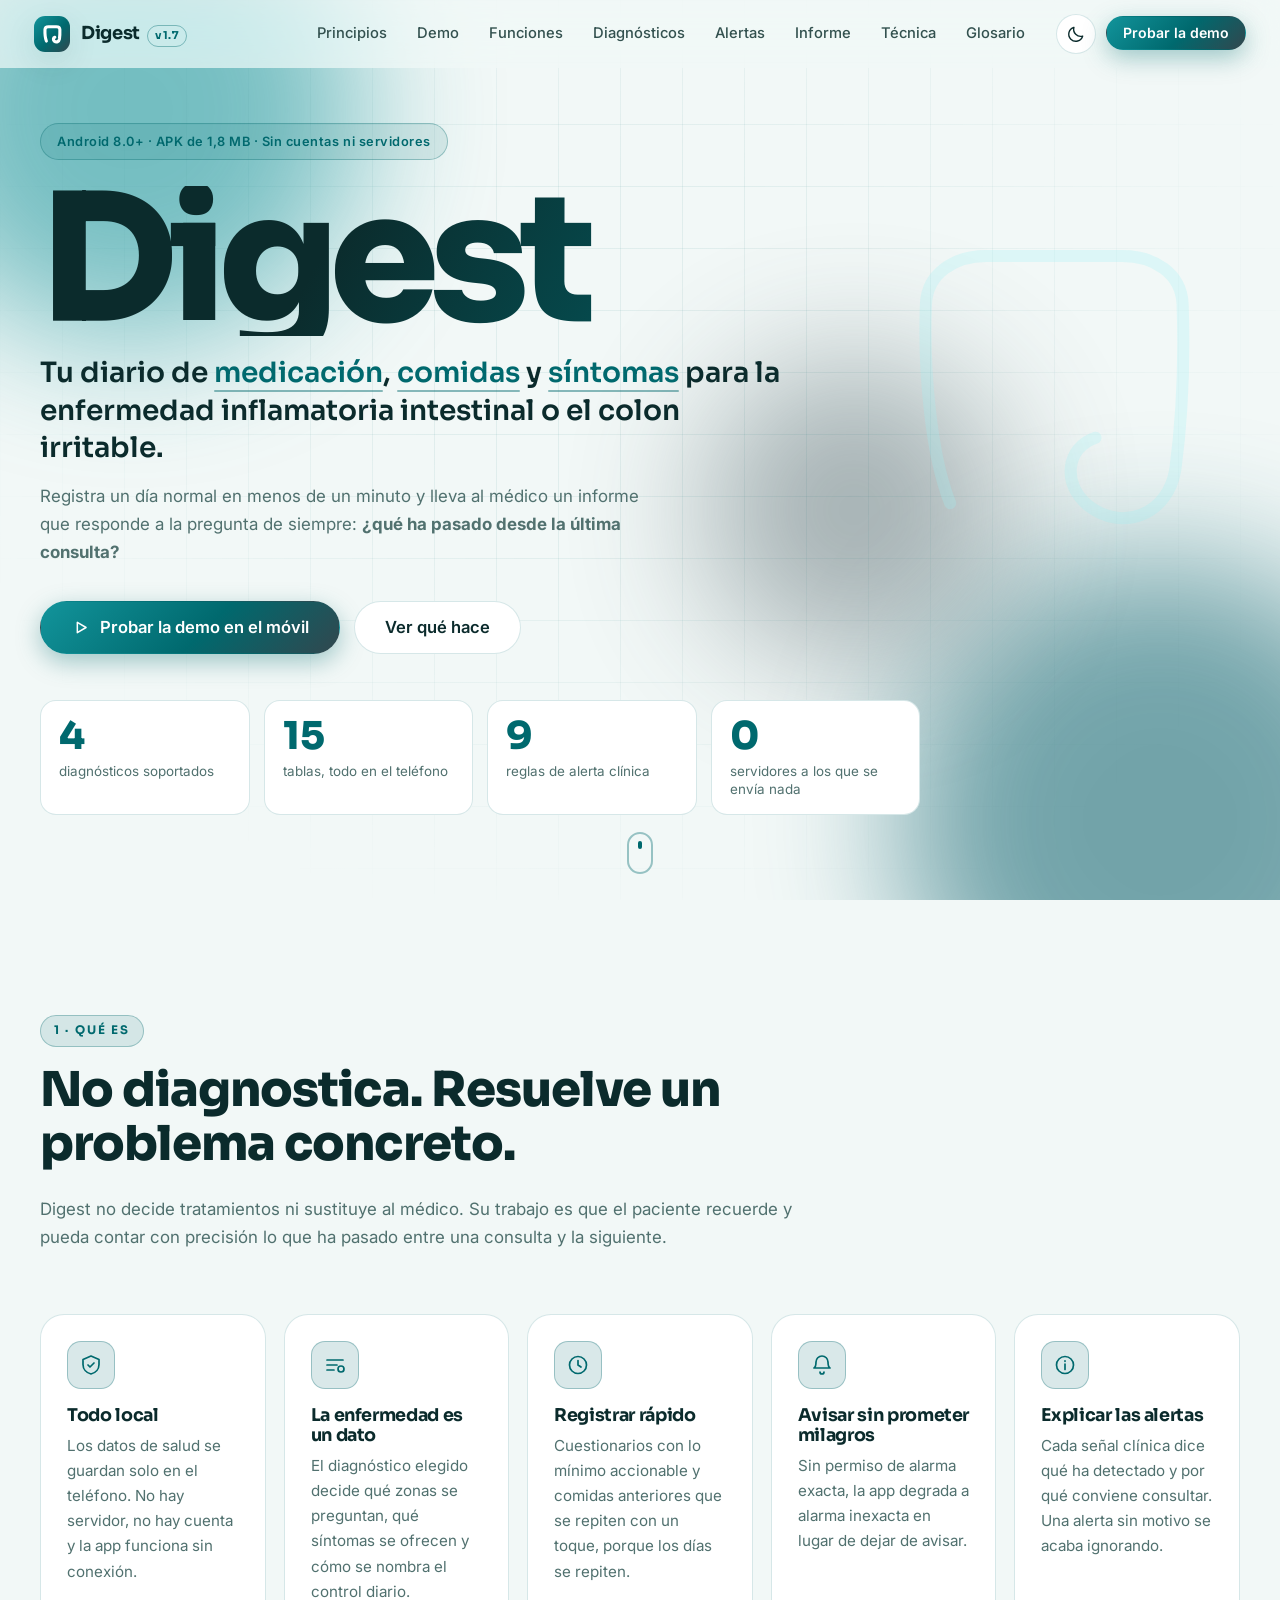
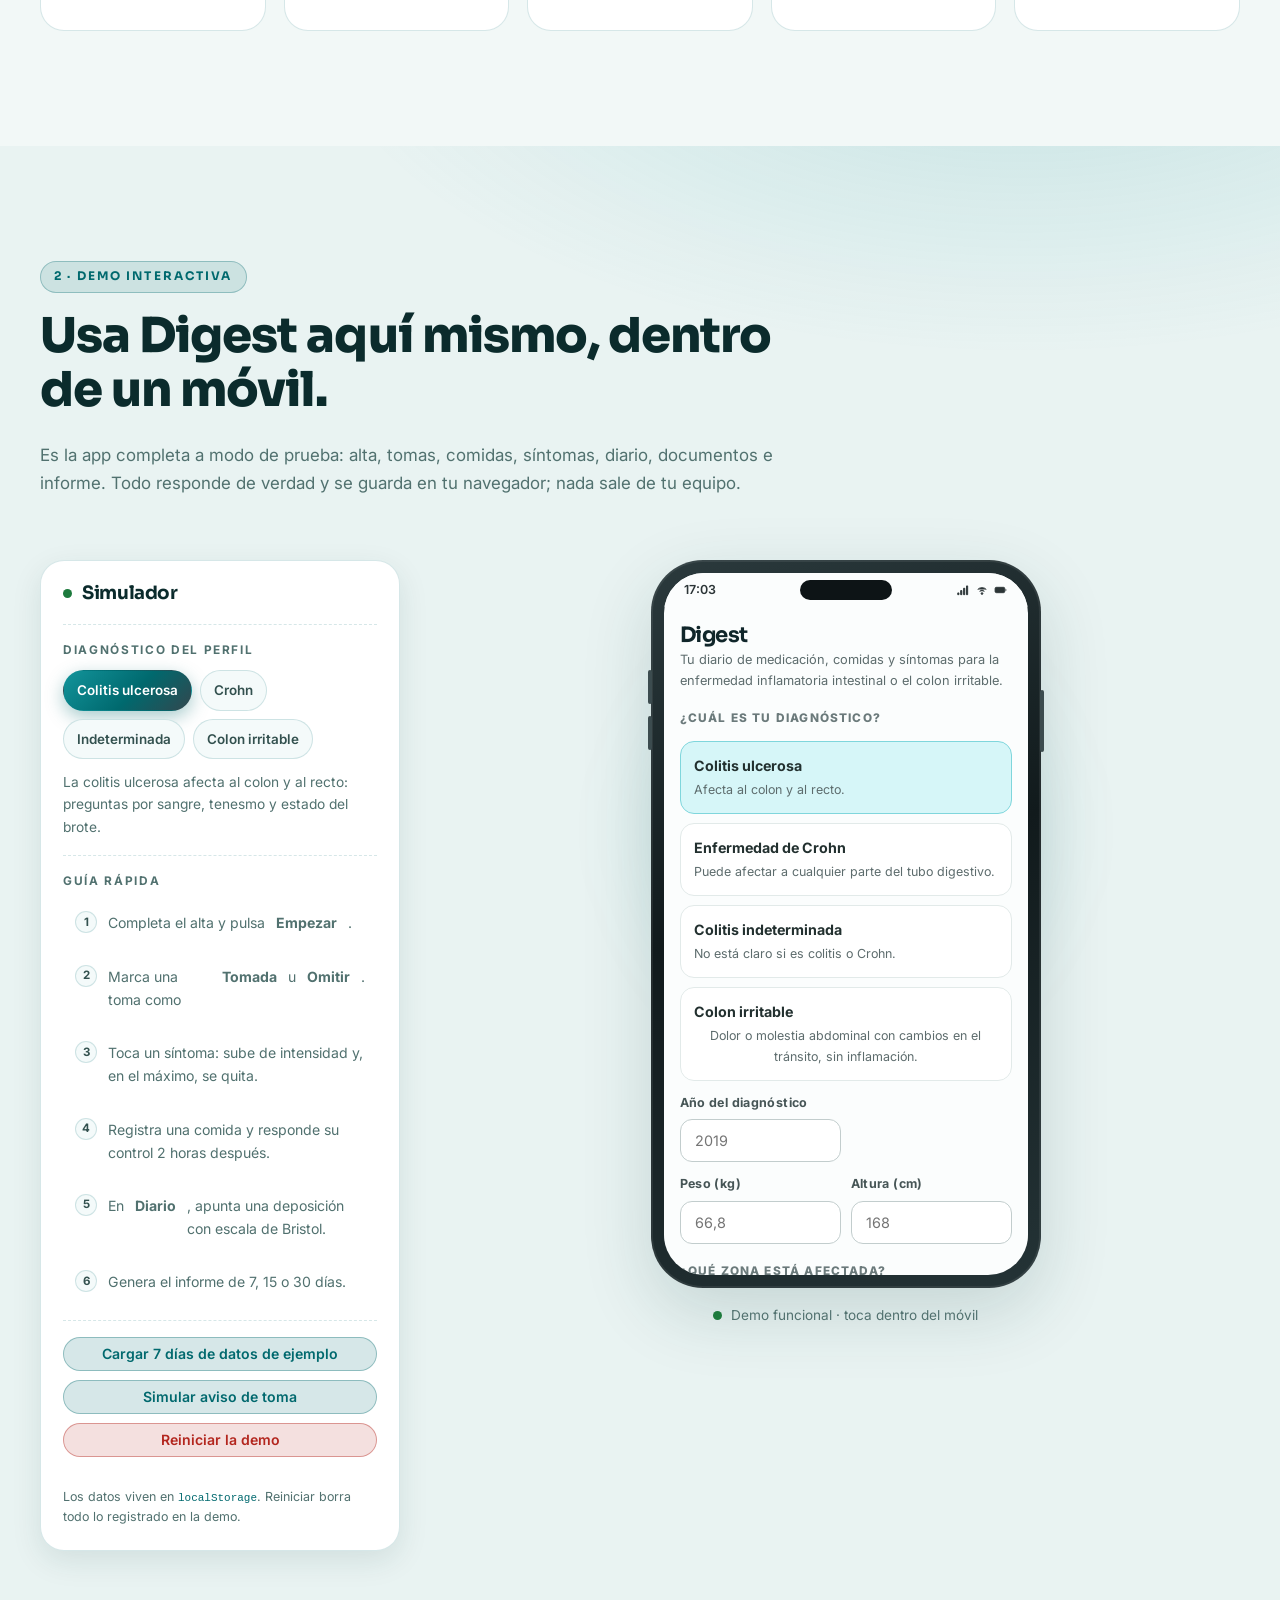
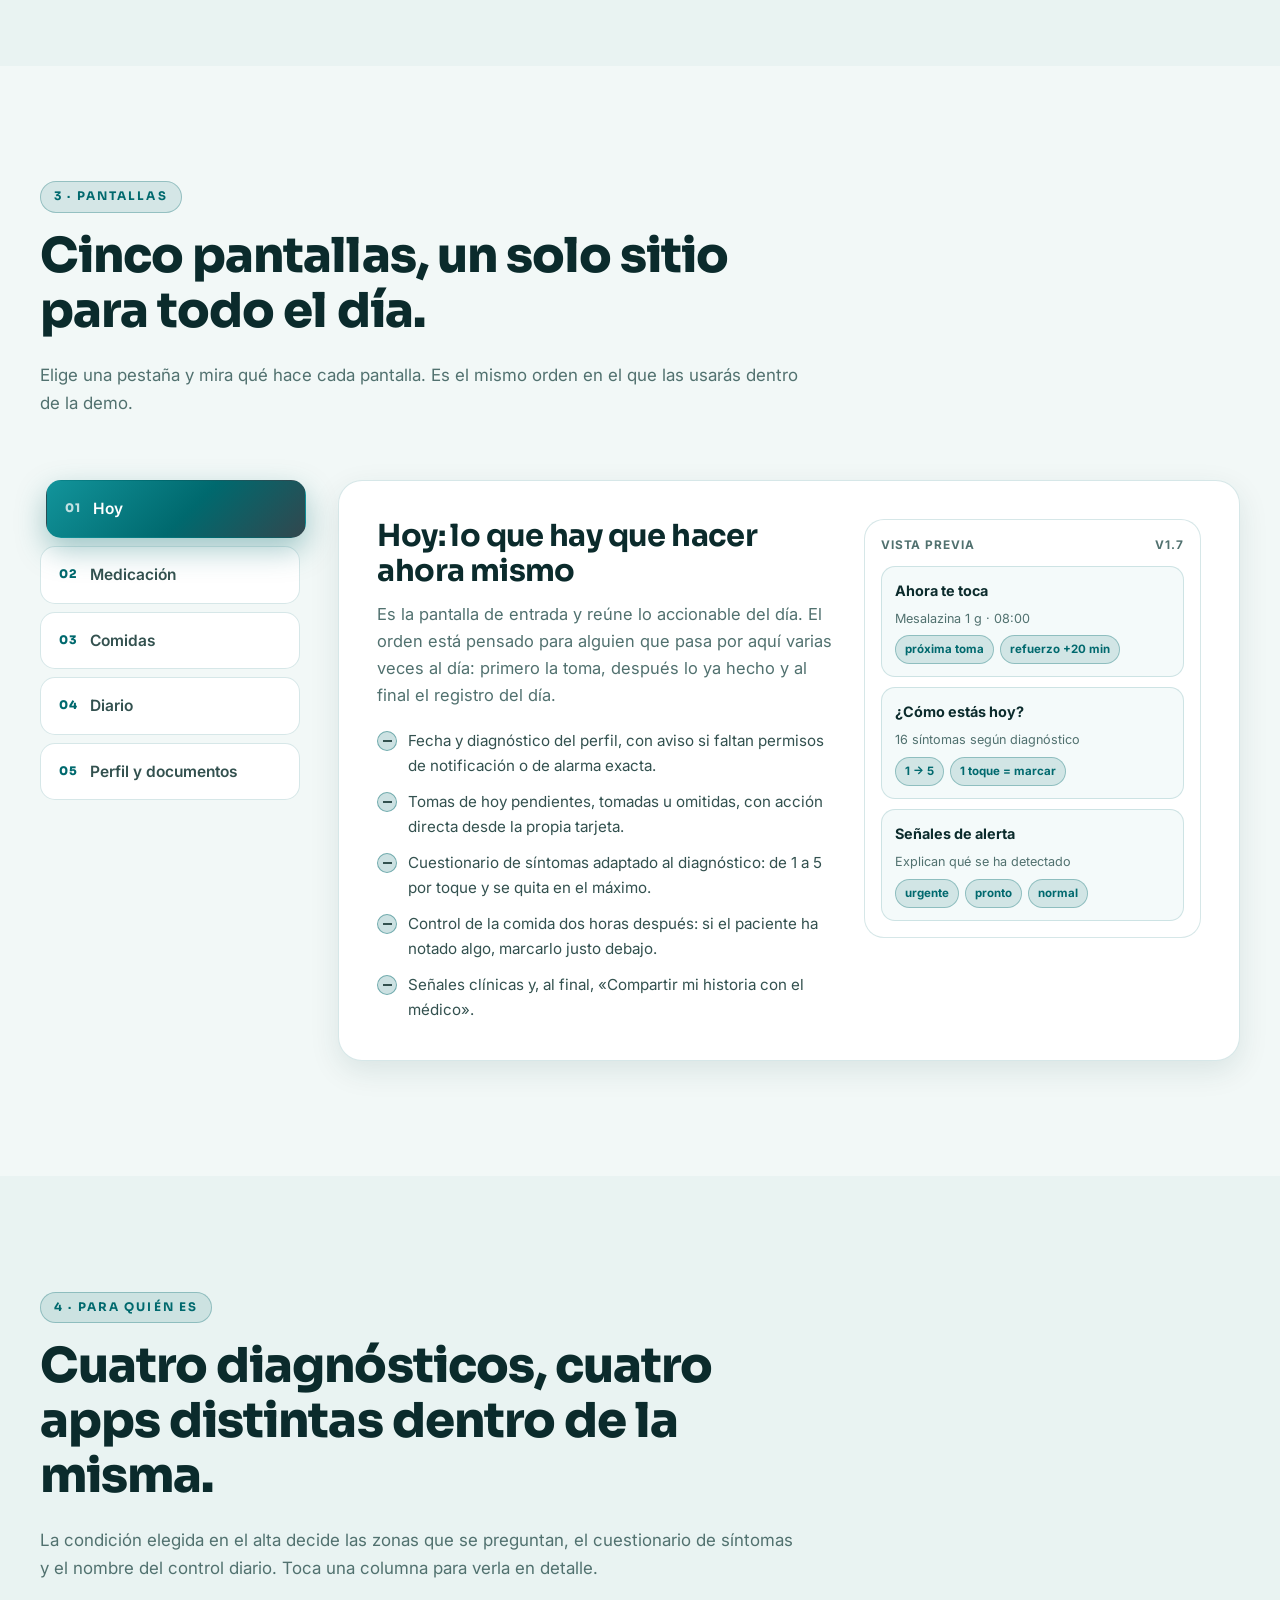
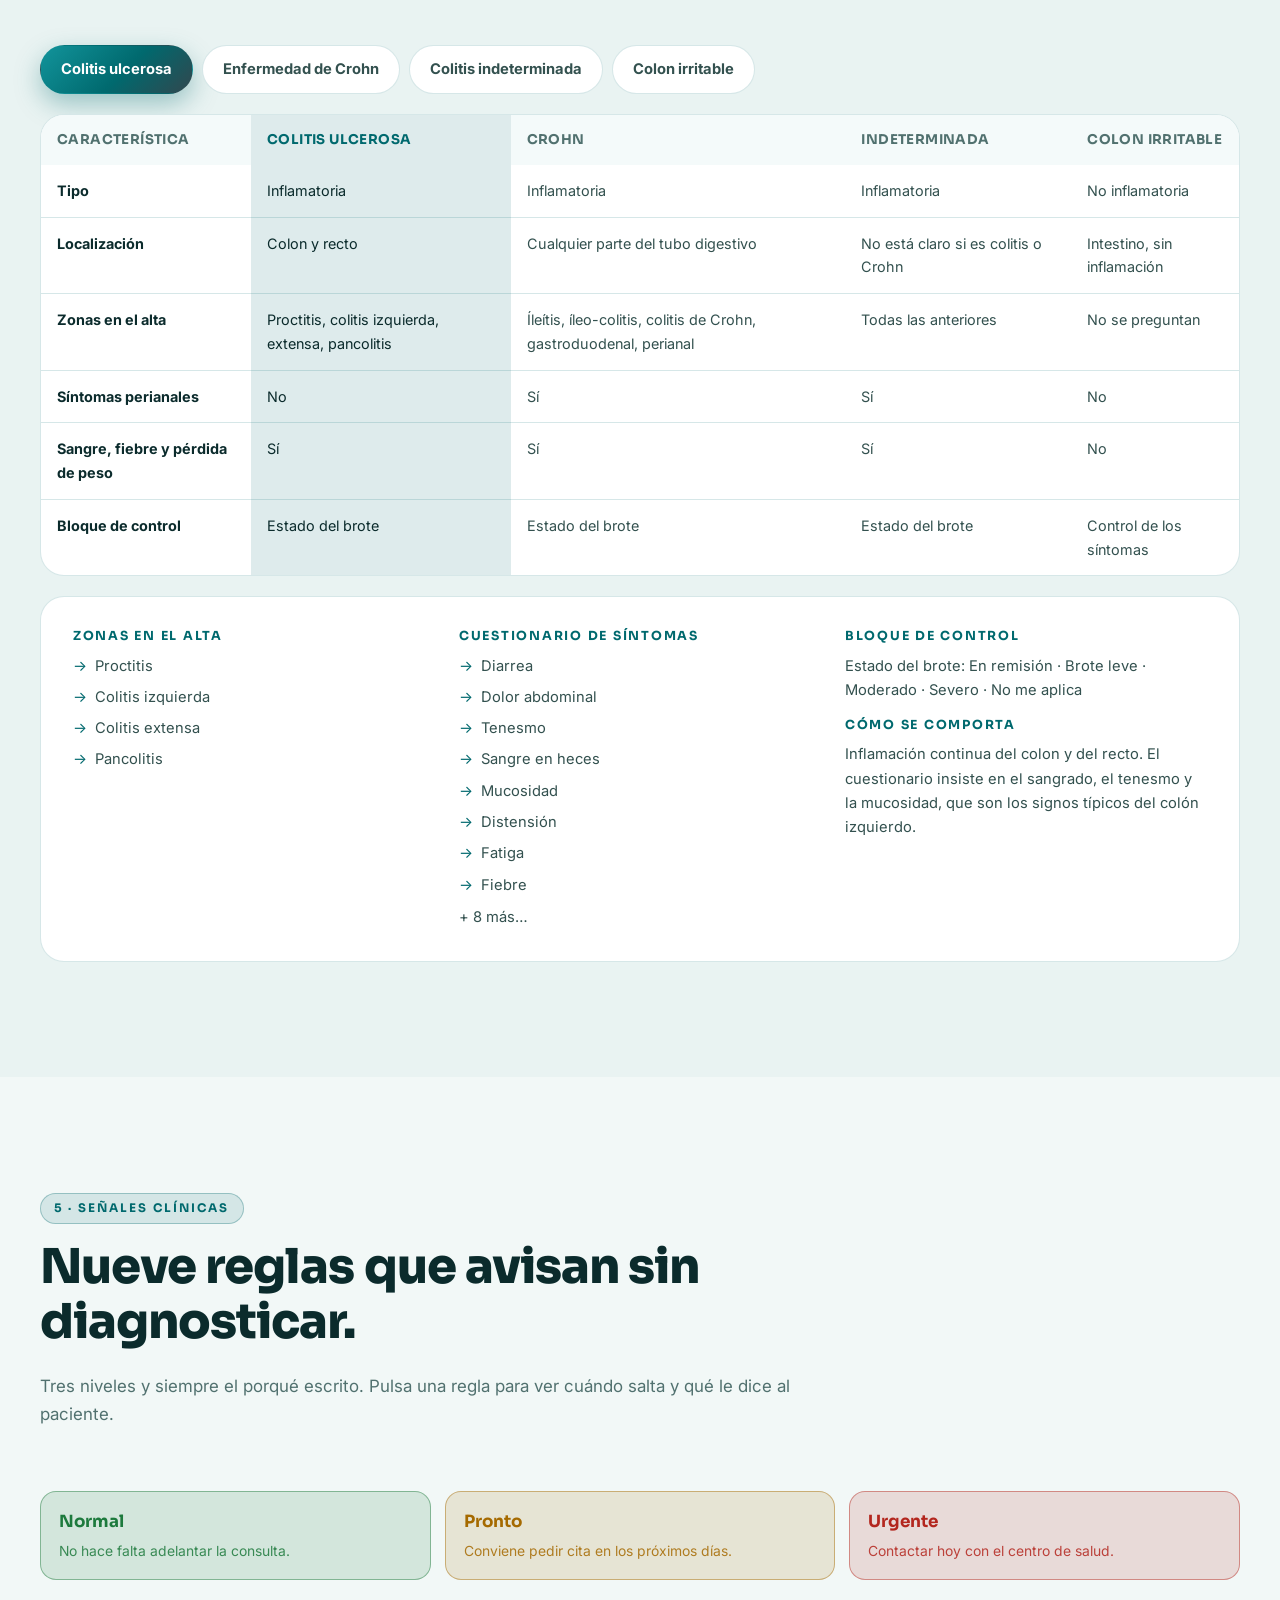
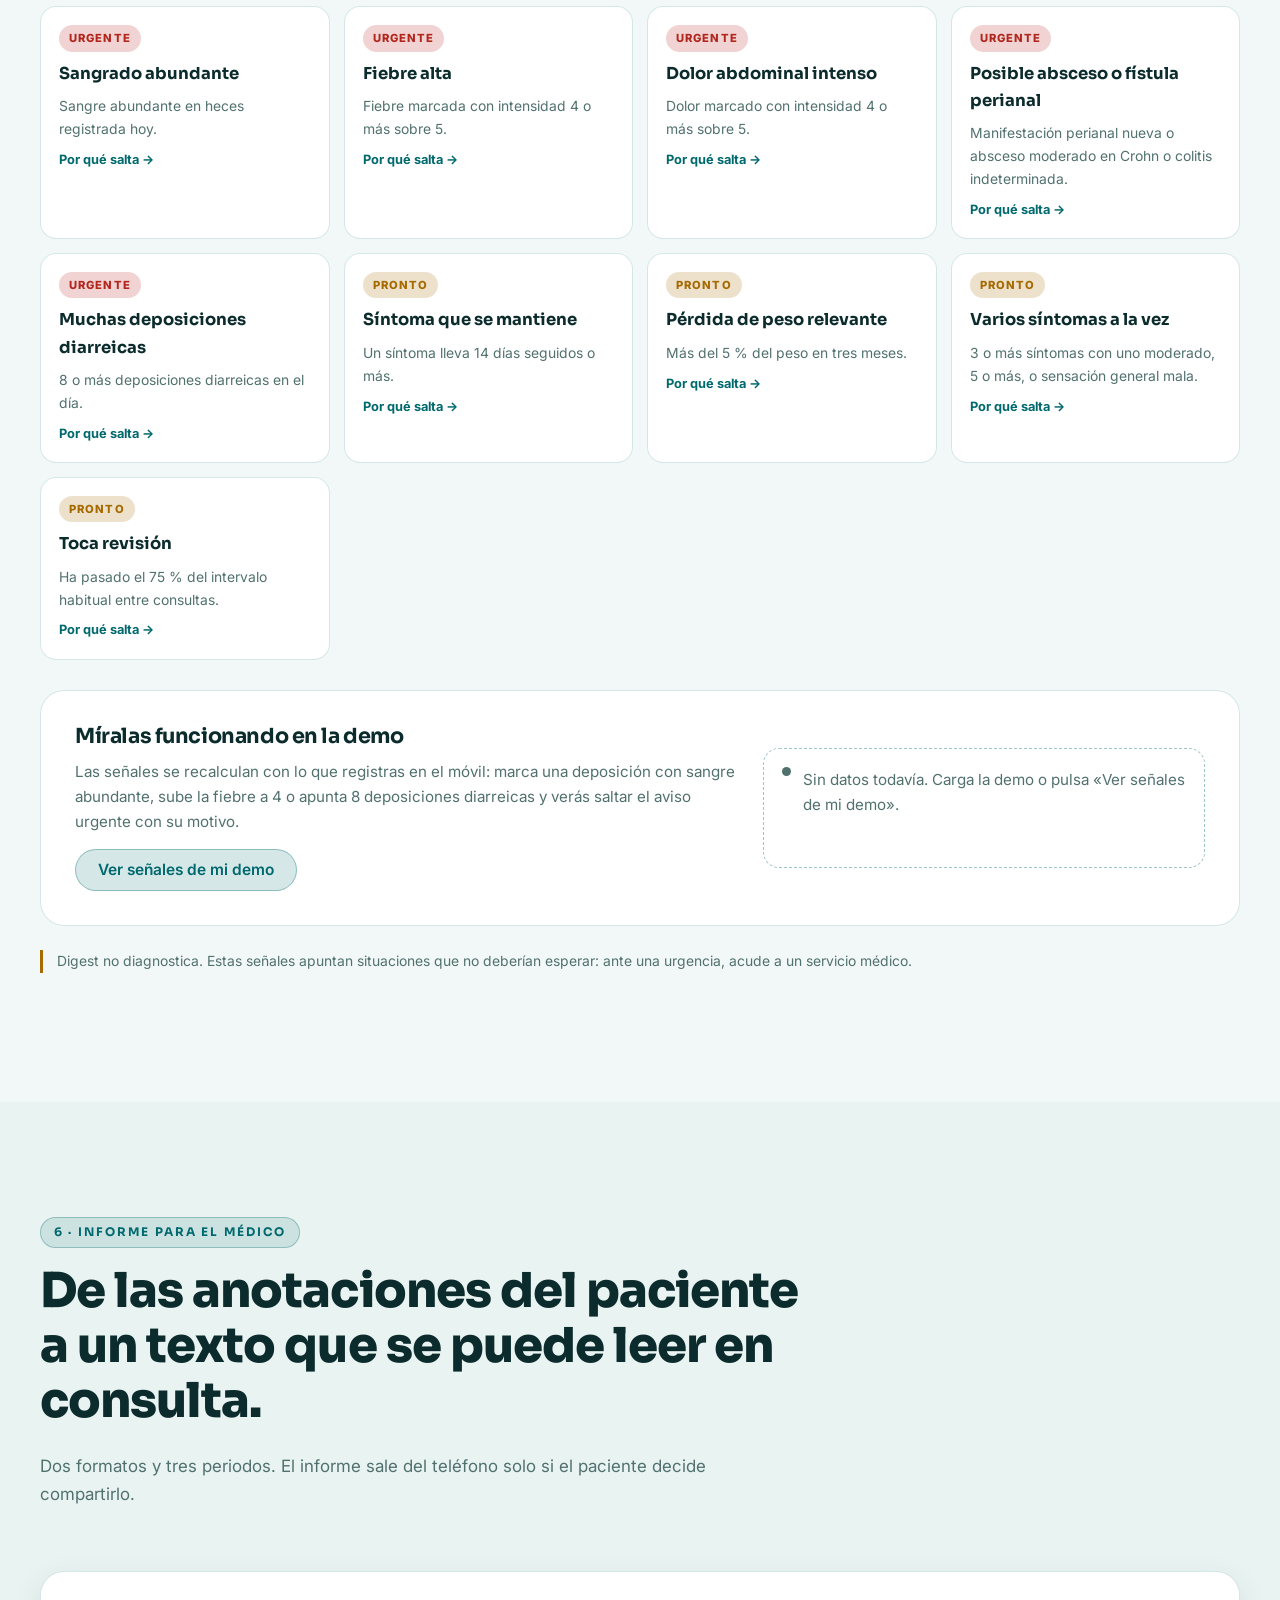
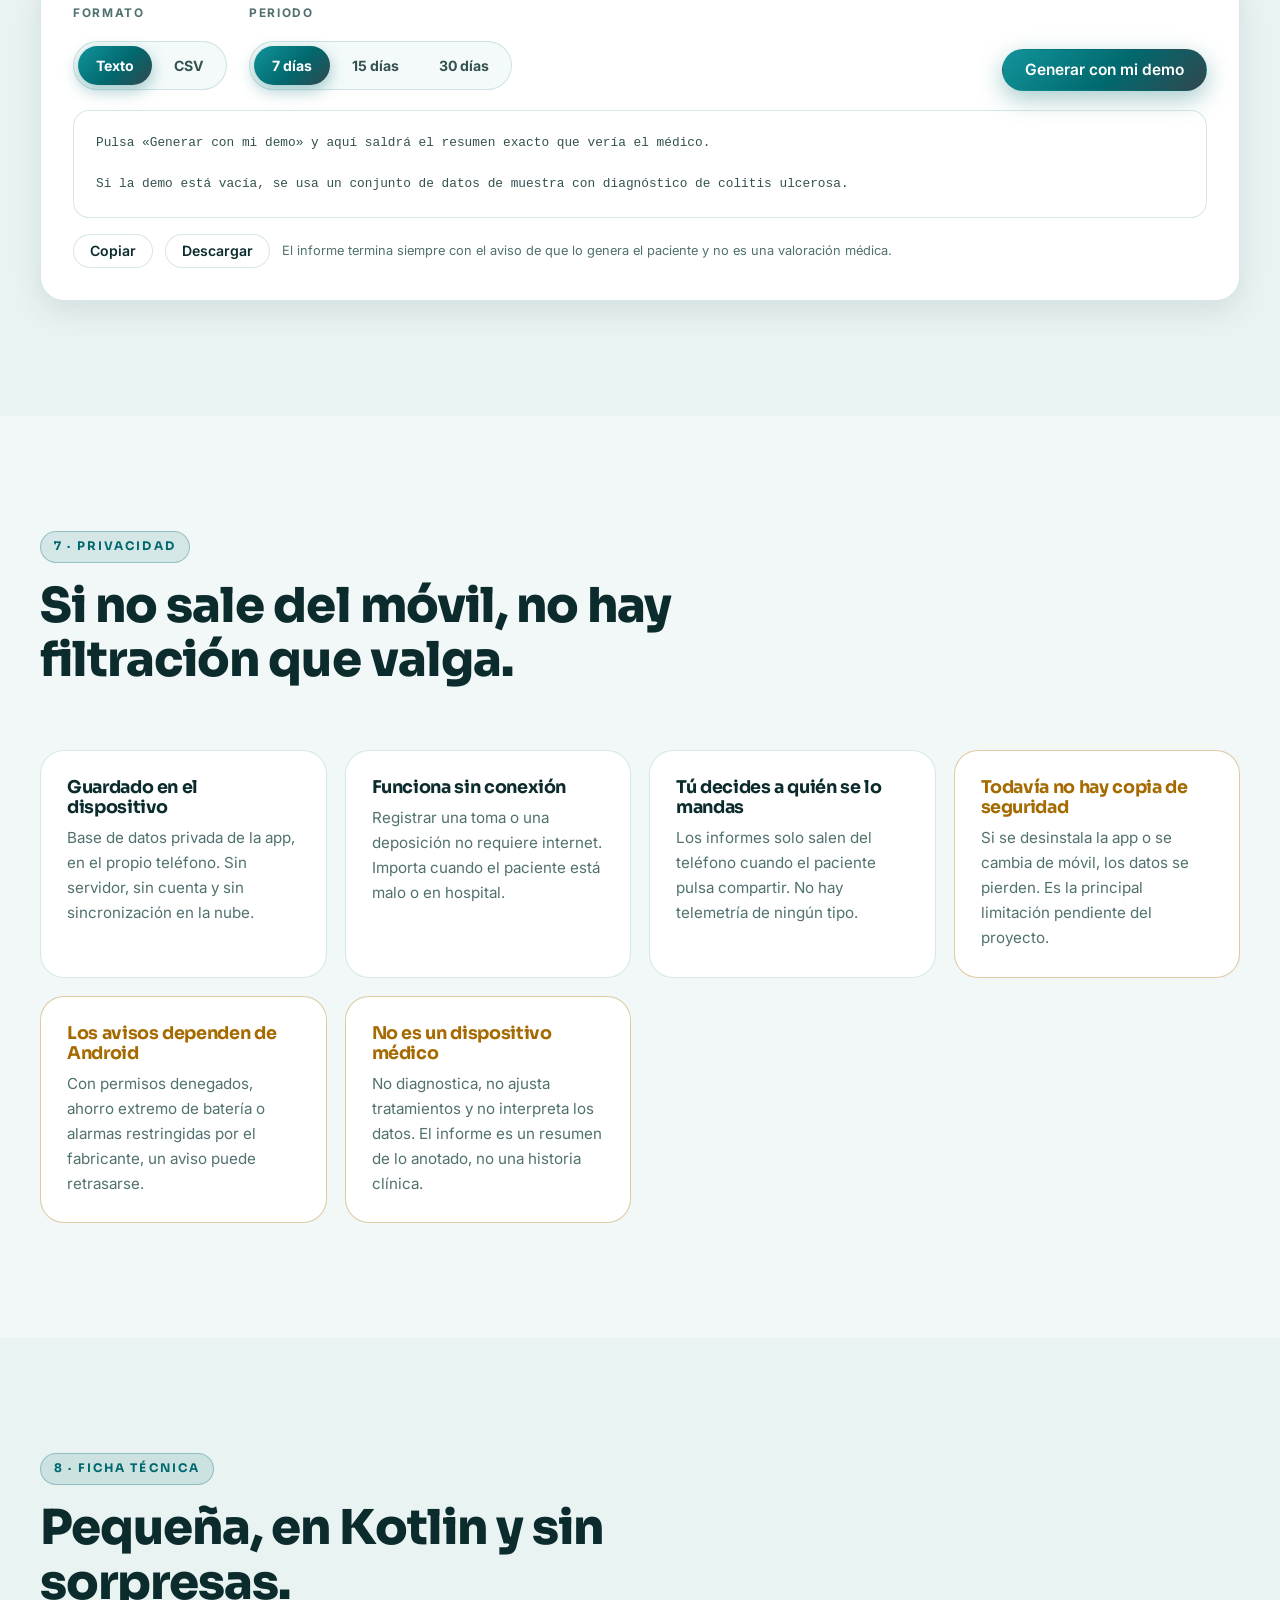
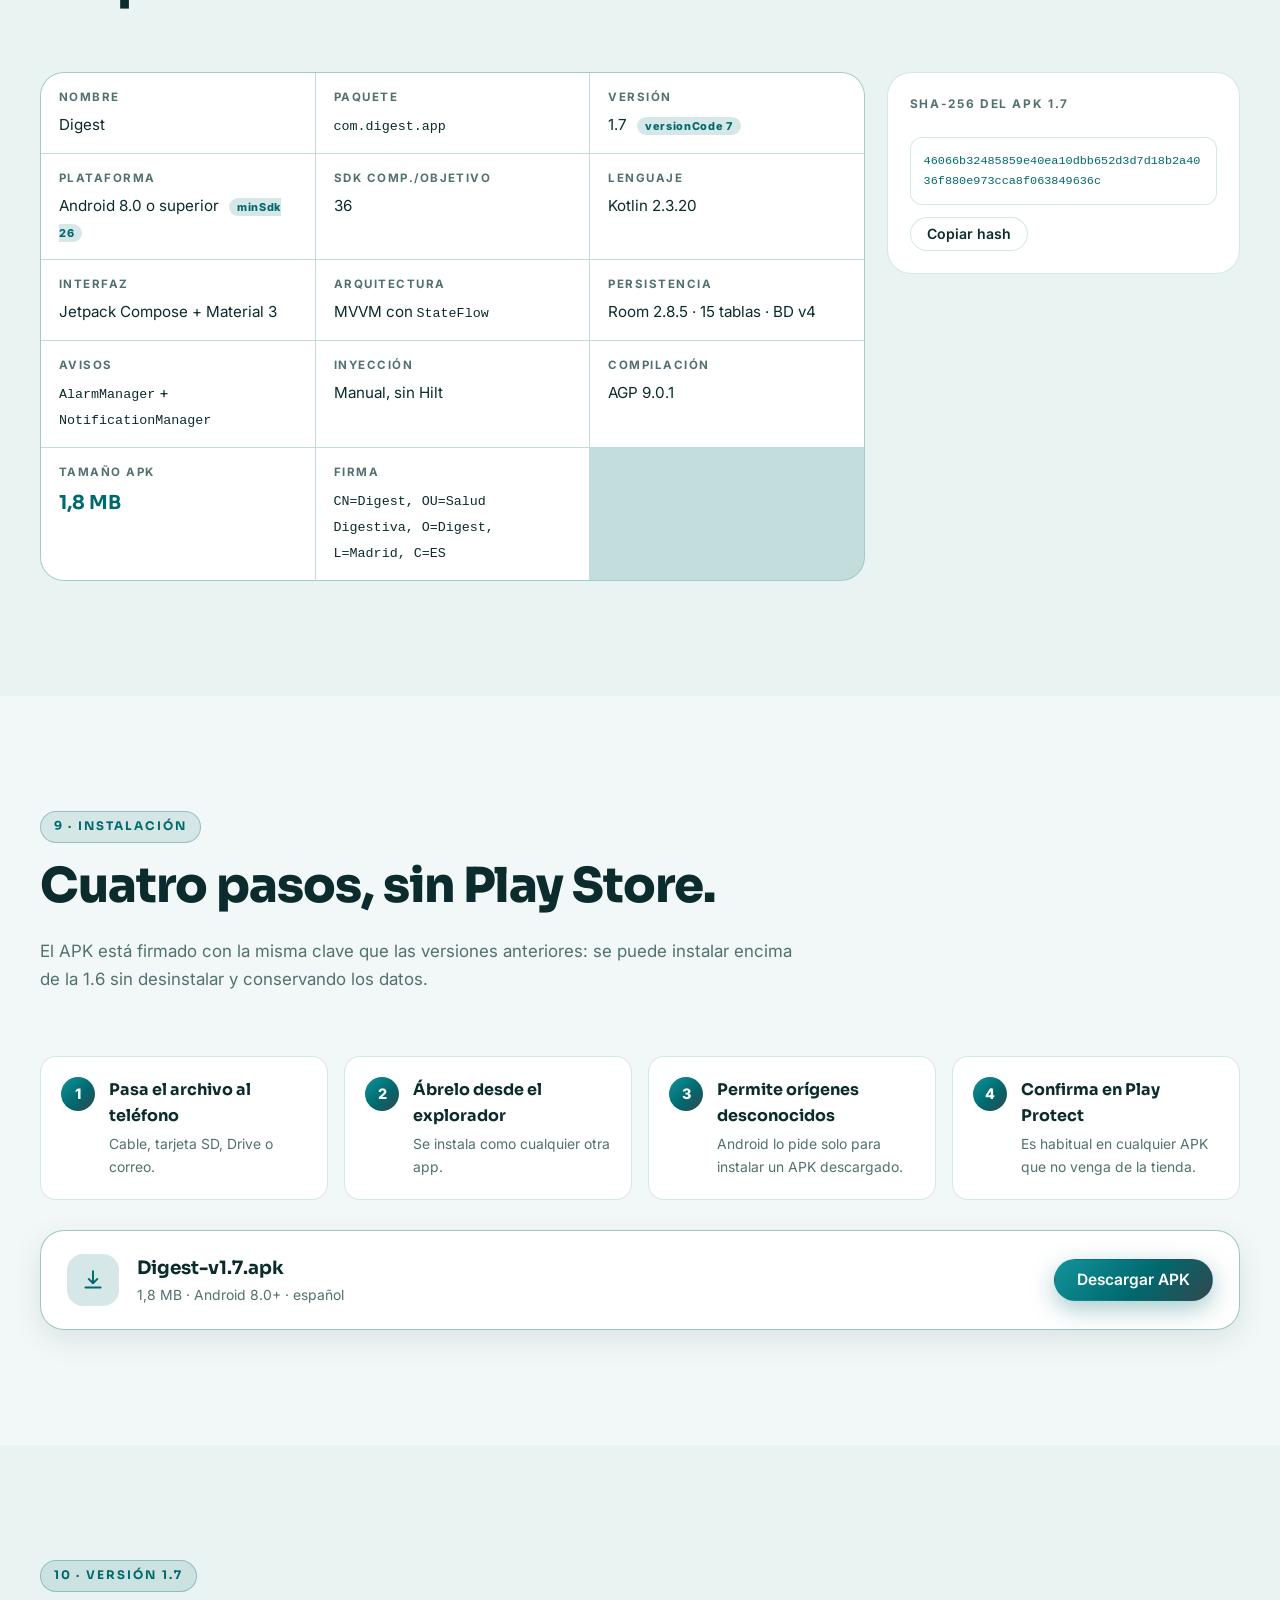
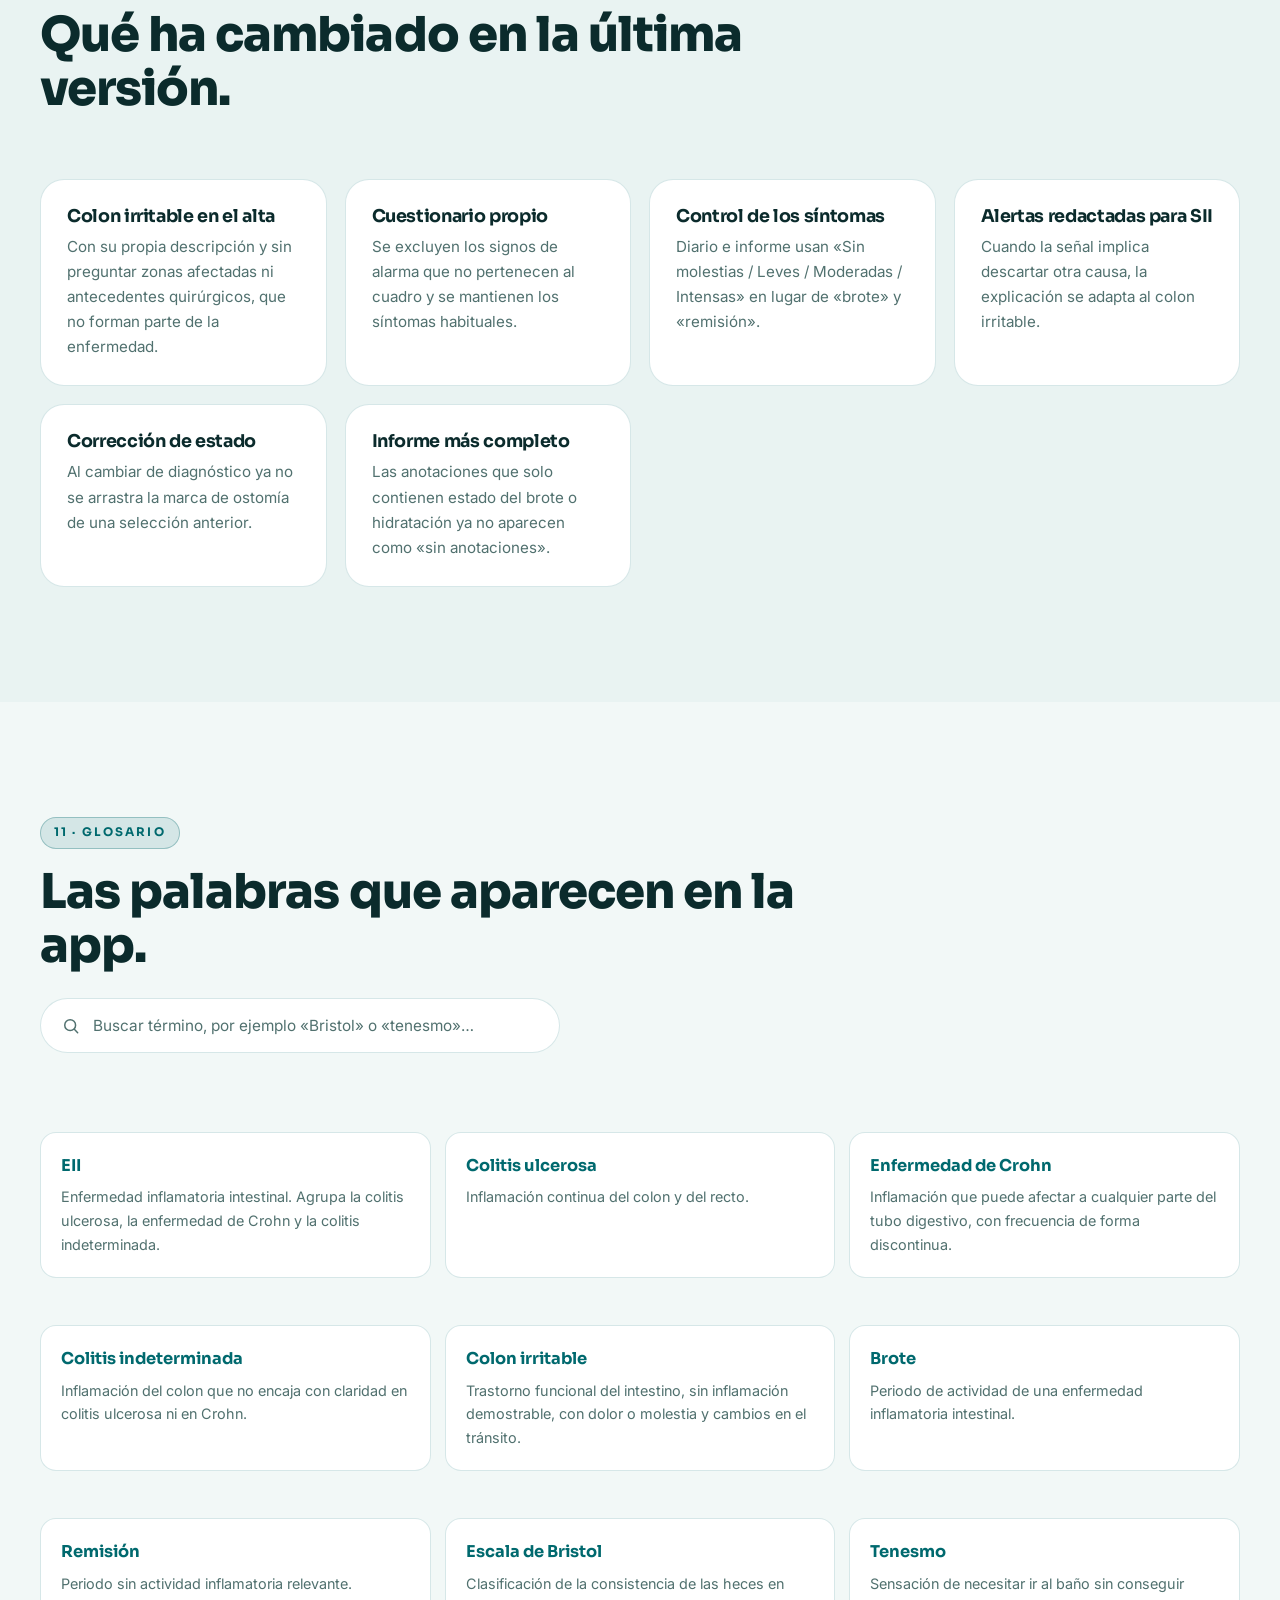
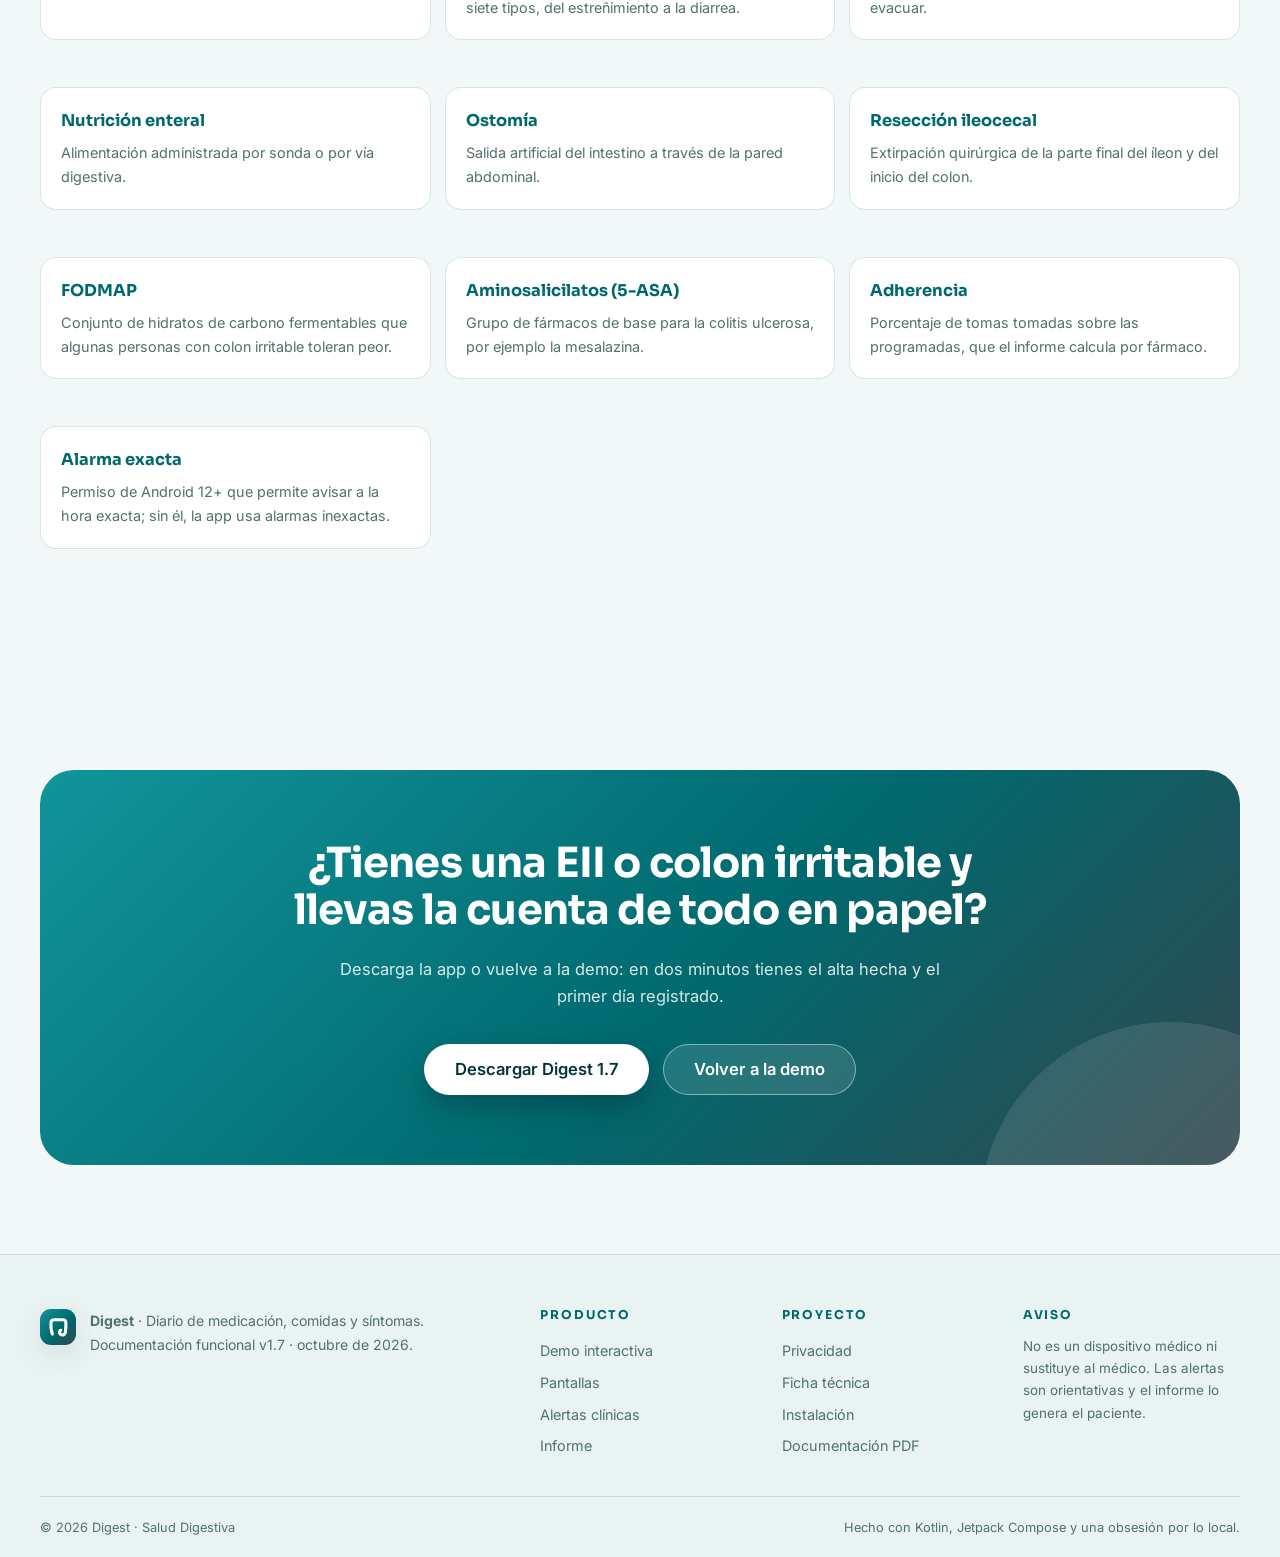
<file: web/index.html>
<!DOCTYPE html>
<html lang="es" data-tema="oscuro">
<head>
<meta charset="utf-8">
<meta name="viewport" content="width=device-width, initial-scale=1">
<title>Digest · Diario de medicación, comidas y síntomas para la EII</title>
<meta name="description" content="Digest es una app Android para personas con enfermedad inflamativa intestinal o colon irritable: medicación, comidas, síntomas e informe para el médico. Todo local, sin cuentas. Prueba la demo interactiva.">
<meta name="theme-color" content="#04191b">
<link rel="icon" href="assets/logo.svg" type="image/svg+xml">
<link rel="preconnect" href="https://fonts.googleapis.com">
<link rel="preconnect" href="https://fonts.gstatic.com" crossorigin>
<link href="https://fonts.googleapis.com/css2?family=Sora:wght@400;600;700;800&family=Inter:wght@400;500;600;700&display=swap" rel="stylesheet">
<link rel="stylesheet" href="assets/styles.css">
</head>
<body>

<!-- ===================== Barra de progreso y navegación ===================== -->
<div class="progreso-scroll" id="barraProgreso"><span></span></div>

<header class="nav" id="nav">
  <a class="nav__marca" href="#inicio" aria-label="Digest, inicio">
    <span class="nav__logo">
      <svg viewBox="0 0 512 512" aria-hidden="true">
        <defs>
          <linearGradient id="gLogo" x1="0" y1="0" x2="1" y2="1">
            <stop offset="0%" stop-color="#12949B"/><stop offset="55%" stop-color="#00696E"/><stop offset="100%" stop-color="#32474E"/>
          </linearGradient>
        </defs>
        <rect width="512" height="512" rx="110" fill="url(#gLogo)"/>
        <path d="M176,356 C160,316 154,246 156,192 C157,166 180,152 206,152 L318,152 C344,152 367,166 368,192 C370,250 366,298 362,328 C356,366 318,380 290,358 C268,340 272,310 296,302"
          fill="none" stroke="#fff" stroke-width="44" stroke-linecap="round" stroke-linejoin="round"/>
      </svg>
    </span>
    <span class="nav__texto">
      <strong>Digest</strong>
      <small>v1.7</small>
    </span>
  </a>

  <nav class="nav__enlaces" id="navEnlaces" aria-label="Secciones">
    <a href="#principios">Principios</a>
    <a href="#demo">Demo</a>
    <a href="#funciones">Funciones</a>
    <a href="#diagnosticos">Diagnósticos</a>
    <a href="#alertas">Alertas</a>
    <a href="#informe">Informe</a>
    <a href="#tecnica">Técnica</a>
    <a href="#glosario">Glosario</a>
  </nav>

  <div class="nav__acciones">
    <button class="icono-btn" id="btnTema" aria-label="Cambiar tema" title="Cambiar tema">
      <svg class="ico-claro" viewBox="0 0 24 24" aria-hidden="true"><path d="M12 3v2M12 19v2M4.2 4.2l1.4 1.4M18.4 18.4l1.4 1.4M3 12h2M19 12h2M4.2 19.8l1.4-1.4M18.4 5.6l1.4-1.4M16.5 12a4.5 4.5 0 1 1-9 0 4.5 4.5 0 0 1 9 0Z"/></svg>
      <svg class="ico-oscuro" viewBox="0 0 24 24" aria-hidden="true"><path d="M20 14.5A8.5 8.5 0 0 1 9.5 4a8.5 8.5 0 1 0 10.5 10.5Z"/></svg>
    </button>
    <a class="btn btn--primario btn--sm" href="#demo">Probar la demo</a>
    <button class="icono-btn nav__menu" id="btnMenu" aria-label="Abrir menú" aria-expanded="false">
      <svg viewBox="0 0 24 24" aria-hidden="true"><path d="M4 7h16M4 12h16M4 17h16"/></svg>
    </button>
  </div>
</header>

<main>

<!-- ===================== Hero ===================== -->
<section class="hero" id="inicio">
  <div class="hero__fondo" aria-hidden="true">
    <span class="orbo orbo--1" data-parallax="0.25"></span>
    <span class="orbo orbo--2" data-parallax="0.45"></span>
    <span class="orbo orbo--3" data-parallax="0.15"></span>
    <span class="hero__rejilla"></span>
    <svg class="hero__trazo" viewBox="0 0 512 512" aria-hidden="true">
      <path d="M176,356 C160,316 154,246 156,192 C157,166 180,152 206,152 L318,152 C344,152 367,166 368,192 C370,250 366,298 362,328 C356,366 318,380 290,358 C268,340 272,310 296,302"
        fill="none" stroke="rgba(156,241,246,.5)" stroke-width="10" stroke-linecap="round" stroke-linejoin="round"/>
    </svg>
  </div>

  <div class="hero__contenido contenedor">
    <span class="chipsuperior reveal">Android 8.0+ · APK de 1,8 MB · Sin cuentas ni servidores</span>
    <h1 class="hero__titulo reveal">Digest</h1>
    <p class="hero__claim reveal">Tu diario de <em>medicación</em>, <em>comidas</em> y <em>síntomas</em> para la enfermedad inflamatoria intestinal o el colon irritable.</p>
    <p class="hero__lead reveal">Registra un día normal en menos de un minuto y lleva al médico un informe que responde a la pregunta de siempre: <strong>¿qué ha pasado desde la última consulta?</strong></p>

    <div class="hero__cta reveal">
      <a class="btn btn--primario btn--grande magnetico" href="#demo">
        <svg viewBox="0 0 24 24" aria-hidden="true"><path d="M8 5.5v13l11-6.5-11-6.5Z"/></svg>
        Probar la demo en el móvil
      </a>
      <a class="btn btn--fantasma btn--grande magnetico" href="#funciones">Ver qué hace</a>
    </div>

    <dl class="hero__cifras reveal">
      <div><dt data-contador="4">0</dt><dd>diagnósticos soportados</dd></div>
      <div><dt data-contador="15">0</dt><dd>tablas, todo en el teléfono</dd></div>
      <div><dt data-contador="9">0</dt><dd>reglas de alerta clínica</dd></div>
      <div><dt data-contador="0">0</dt><dd>servidores a los que se envía nada</dd></div>
    </dl>
  </div>

  <a class="hero__bajada" href="#principios" aria-label="Seguir leyendo">
    <span></span>
  </a>
</section>

<!-- ===================== Principios ===================== -->
<section class="seccion" id="principios">
  <div class="contenedor">
    <header class="seccion__cab reveal">
      <span class="otiqueta">1 · Qué es</span>
      <h2>No diagnostica. Resuelve un problema concreto.</h2>
      <p>Digest no decide tratamientos ni sustituye al médico. Su trabajo es que el paciente recuerde y pueda contar con precisión lo que ha pasado entre una consulta y la siguiente.</p>
    </header>

    <div class="rejilla rejilla--5">
      <article class="principio reveal" data-tilt>
        <div class="principio__ico">
          <svg viewBox="0 0 24 24"><path d="M12 3 4 6.5v5c0 4.6 3.2 8.4 8 9.5 4.8-1.1 8-4.9 8-9.5v-5L12 3Z"/><path d="m9 12 2 2 4-4"/></svg>
        </div>
        <h3>Todo local</h3>
        <p>Los datos de salud se guardan solo en el teléfono. No hay servidor, no hay cuenta y la app funciona sin conexión.</p>
      </article>

      <article class="principio reveal" data-tilt>
        <div class="principio__ico">
          <svg viewBox="0 0 24 24"><path d="M4 7h16M4 12h10M4 17h7"/><circle cx="18" cy="16" r="3"/></svg>
        </div>
        <h3>La enfermedad es un dato</h3>
        <p>El diagnóstico elegido decide qué zonas se preguntan, qué síntomas se ofrecen y cómo se nombra el control diario.</p>
      </article>

      <article class="principio reveal" data-tilt>
        <div class="principio__ico">
          <svg viewBox="0 0 24 24"><circle cx="12" cy="12" r="8.5"/><path d="M12 7.5V12l3 2"/></svg>
        </div>
        <h3>Registrar rápido</h3>
        <p>Cuestionarios con lo mínimo accionable y comidas anteriores que se repiten con un toque, porque los días se repiten.</p>
      </article>

      <article class="principio reveal" data-tilt>
        <div class="principio__ico">
          <svg viewBox="0 0 24 24"><path d="M6 9a6 6 0 1 1 12 0c0 5 2 6 2 6H4s2-1 2-6Z"/><path d="M10 19a2 2 0 0 0 4 0"/></svg>
        </div>
        <h3>Avisar sin prometer milagros</h3>
        <p>Sin permiso de alarma exacta, la app degrada a alarma inexacta en lugar de dejar de avisar.</p>
      </article>

      <article class="principio reveal" data-tilt>
        <div class="principio__ico">
          <svg viewBox="0 0 24 24"><circle cx="12" cy="12" r="8.5"/><path d="M12 11v5.5M12 7.8v.5"/></svg>
        </div>
        <h3>Explicar las alertas</h3>
        <p>Cada señal clínica dice qué ha detectado y por qué conviene consultar. Una alerta sin motivo se acaba ignorando.</p>
      </article>
    </div>
  </div>
</section>

<!-- ===================== Demo ===================== -->
<section class="seccion seccion--demo" id="demo">
  <div class="contenedor">
    <header class="seccion__cab reveal">
      <span class="otiqueta">2 · Demo interactiva</span>
      <h2>Usa Digest aquí mismo, dentro de un móvil.</h2>
      <p>Es la app completa a modo de prueba: alta, tomas, comidas, síntomas, diario, documentos e informe. Todo responde de verdad y se guarda en tu navegador; nada sale de tu equipo.</p>
    </header>

    <div class="demo__rejilla">

      <!-- Panel de control -->
      <aside class="demo__panel reveal">
        <div class="demo__panelcab">
          <span class="punto punto--verde"></span>
          <h3>Simulador</h3>
        </div>

        <div class="demo__bloque">
          <label class="demo__label">Diagnóstico del perfil</label>
          <div class="chipsel" id="chipsDiagnostico" role="tablist">
            <button data-condicion="colitis_ulcerosa" class="activo">Colitis ulcerosa</button>
            <button data-condicion="crohn">Crohn</button>
            <button data-condicion="indeterminada">Indeterminada</button>
            <button data-condicion="colon_irritable">Colon irritable</button>
          </div>
          <p class="demo__nota" id="notaDiagnostico">La colitis ulcerosa afecta al colon y al recto: preguntas por sangre, tenesmo y estado del brote.</p>
        </div>

        <div class="demo__bloque">
          <label class="demo__label">Guía rápida</label>
          <ol class="demo__pasos" id="listaPasos">
            <li data-paso="alta"><span class="num">1</span> Completa el alta y pulsa <strong>Empezar</strong>.</li>
            <li data-paso="toma"><span class="num">2</span> Marca una toma como <strong>Tomada</strong> u <strong>Omitir</strong>.</li>
            <li data-paso="sintoma"><span class="num">3</span> Toca un síntoma: sube de intensidad y, en el máximo, se quita.</li>
            <li data-paso="comida"><span class="num">4</span> Registra una comida y responde su control 2 horas después.</li>
            <li data-paso="cuerpo"><span class="num">5</span> En <strong>Diario</strong>, apunta una deposición con escala de Bristol.</li>
            <li data-paso="informe"><span class="num">6</span> Genera el informe de 7, 15 o 30 días.</li>
          </ol>
        </div>

        <div class="demo__bloque demo__bloque--acciones">
          <button class="btn btn--tonal btn--sm" id="btnSemilla">Cargar 7 días de datos de ejemplo</button>
          <button class="btn btn--tonal btn--sm" id="btnAviso">Simular aviso de toma</button>
          <button class="btn btn--peligro btn--sm" id="btnReiniciar">Reiniciar la demo</button>
        </div>

        <p class="demo__pie">Los datos viven en <code>localStorage</code>. Reiniciar borra todo lo registrado en la demo.</p>
      </aside>

      <!-- Teléfono -->
      <div class="movilzona reveal">
        <div class="movilzona__brillo" aria-hidden="true"></div>

        <div class="movil" id="movil">
          <div class="movil__boton movil__boton--on" aria-hidden="true"></div>
          <div class="movil__boton movil__boton--vol" aria-hidden="true"></div>
          <div class="movil__boton movil__boton--vol movil__boton--abajo" aria-hidden="true"></div>

          <div class="movil__pantalla">
            <!-- Barra de estado -->
            <div class="movil__estado">
              <span class="movil__hora" id="movilHora">9:41</span>
              <span class="movil__muesca"></span>
              <span class="movil__iconos">
                <svg viewBox="0 0 24 24" aria-hidden="true"><path d="M3 17h2v3H3zM8 13h2v7H8zM13 9h2v11h-2zM18 5h2v15h-2z"/></svg>
                <svg viewBox="0 0 24 24" aria-hidden="true"><path d="M12 19.5a1.5 1.5 0 1 0 0-3 1.5 1.5 0 0 0 0 3ZM7.8 14.3a6 6 0 0 1 8.4 0M4.6 11a10.5 10.5 0 0 1 14.8 0"/></svg>
                <svg viewBox="0 0 26 24" aria-hidden="true"><rect x="2" y="7" width="18" height="10" rx="2.5"/><rect x="4" y="9" width="13" height="6" rx="1" class="relleno"/><path d="M22 10.5v3"/></svg>
              </span>
            </div>

            <!-- Notificación simulada -->
            <div class="movil__aviso" id="movilAviso" role="alert" aria-live="polite">
              <div class="aviso__cab">
                <span class="aviso__app">
                  <svg viewBox="0 0 512 512" aria-hidden="true"><rect width="512" height="512" rx="110" fill="#00696E"/><path d="M176,356 C160,316 154,246 156,192 C157,166 180,152 206,152 L318,152 C344,152 367,166 368,192 C370,250 366,298 362,328 C356,366 318,380 290,358 C268,340 272,310 296,302" fill="none" stroke="#fff" stroke-width="44" stroke-linecap="round" stroke-linejoin="round"/></svg>
                  Digest · ahora
                </span>
                <button class="aviso__cerrar" id="avisoCerrar" aria-label="Cerrar aviso">✕</button>
              </div>
              <strong id="avisoTitulo">Toma de Mesalazina</strong>
              <p id="avisoCuerpo">Te toca tomarlo a las 08:00</p>
              <div class="aviso__acciones">
                <button data-aviso="tomada">Tomada</button>
                <button data-aviso="omitida">Omitir</button>
              </div>
            </div>

            <!-- Contenido de la app -->
            <div class="movil__app" id="appScreen"><!-- render JS --></div>

            <!-- Barra inferior -->
            <nav class="movil__nav" id="appNav" aria-label="Navegación de la demo">
              <button data-seccion="hoy" class="activo">
                <svg viewBox="0 0 24 24"><path d="M4 11.5 12 5l8 6.5"/><path d="M6.5 10.5V19h11v-8.5"/><path d="M10 19v-4.5h4V19"/></svg>
                <span>Hoy</span>
              </button>
              <button data-seccion="medicacion">
                <svg viewBox="0 0 24 24"><rect x="3.2" y="9" width="17.6" height="7" rx="3.5" transform="rotate(-35 12 12)"/><path d="M9.4 8.2 15.8 14.6"/></svg>
                <span>Medicación</span>
              </button>
              <button data-seccion="comidas">
                <svg viewBox="0 0 24 24"><path d="M6 3v7a2 2 0 0 0 4 0V3M8 10v11"/><path d="M17 3c-1.6 1-2.5 3-2.5 5.5S15.4 13 17 13.5V21"/></svg>
                <span>Comidas</span>
              </button>
              <button data-seccion="diario">
                <svg viewBox="0 0 24 24"><path d="M6 4h11a2 2 0 0 1 2 2v14H8a2 2 0 0 1-2-2V4Z"/><path d="M6 4a2 2 0 0 0-2 2v12a2 2 0 0 0 2 2"/><path d="M9.5 8.5h6M9.5 12h6"/></svg>
                <span>Diario</span>
              </button>
              <button data-seccion="perfil">
                <svg viewBox="0 0 24 24"><circle cx="12" cy="8.5" r="3.7"/><path d="M4.8 20a7.2 7.2 0 0 1 14.4 0"/></svg>
                <span>Perfil</span>
              </button>
            </nav>

            <!-- SnackBar -->
            <div class="movil__snack" id="movilSnack" role="status" aria-live="polite"></div>

            <!-- Hoja inferior / diálogos -->
            <div class="movil__capa" id="movilCapa" hidden>
              <div class="movil__hoja" id="movilHoja" role="dialog" aria-modal="true"></div>
            </div>

            <!-- Anillo de toque -->
            <span class="movil__touch" id="movilTouch" aria-hidden="true"></span>
          </div>
        </div>

        <p class="movilzona__pie"><span class="punto punto--verde"></span> Demo funcional · toca dentro del móvil</p>
      </div>
    </div>
  </div>
</section>

<!-- ===================== Funciones ===================== -->
<section class="seccion" id="funciones">
  <div class="contenedor">
    <header class="seccion__cab reveal">
      <span class="otiqueta">3 · Pantallas</span>
      <h2>Cinco pantallas, un solo sitio para todo el día.</h2>
      <p>Elige una pestaña y mira qué hace cada pantalla. Es el mismo orden en el que las usarás dentro de la demo.</p>
    </header>

    <div class="funciones">
      <div class="funciones__tabs" id="funcionesTabs" role="tablist">
        <button class="activo" data-funcion="hoy" role="tab"><span>01</span> Hoy</button>
        <button data-funcion="medicacion" role="tab"><span>02</span> Medicación</button>
        <button data-funcion="comidas" role="tab"><span>03</span> Comidas</button>
        <button data-funcion="diario" role="tab"><span>04</span> Diario</button>
        <button data-funcion="perfil" role="tab"><span>05</span> Perfil y documentos</button>
      </div>

      <div class="funciones__panel" id="funcionesPanel"><!-- render JS --></div>
    </div>
  </div>
</section>

<!-- ===================== Diagnósticos ===================== -->
<section class="seccion seccion--suave" id="diagnosticos">
  <div class="contenedor">
    <header class="seccion__cab reveal">
      <span class="otiqueta">4 · Para quién es</span>
      <h2>Cuatro diagnósticos, cuatro apps distintas dentro de la misma.</h2>
      <p>La condición elegida en el alta decide las zonas que se preguntan, el cuestionario de síntomas y el nombre del control diario. Toca una columna para verla en detalle.</p>
    </header>

    <div class="diags" id="diags">
      <div class="diags__sel reveal" id="diagsSel">
        <button class="activo" data-diag="colitis_ulcerosa">Colitis ulcerosa</button>
        <button data-diag="crohn">Enfermedad de Crohn</button>
        <button data-diag="indeterminada">Colitis indeterminada</button>
        <button data-diag="colon_irritable">Colon irritable</button>
      </div>

      <div class="diags__tabla reveal">
        <table>
          <thead>
            <tr>
              <th scope="col">Característica</th>
              <th scope="col" data-col="colitis_ulcerosa">Colitis ulcerosa</th>
              <th scope="col" data-col="crohn">Crohn</th>
              <th scope="col" data-col="indeterminada">Indeterminada</th>
              <th scope="col" data-col="colon_irritable">Colon irritable</th>
            </tr>
          </thead>
          <tbody>
            <tr><th scope="row">Tipo</th><td data-col="colitis_ulcerosa">Inflamatoria</td><td data-col="crohn">Inflamatoria</td><td data-col="indeterminada">Inflamatoria</td><td data-col="colon_irritable">No inflamatoria</td></tr>
            <tr><th scope="row">Localización</th><td data-col="colitis_ulcerosa">Colon y recto</td><td data-col="crohn">Cualquier parte del tubo digestivo</td><td data-col="indeterminada">No está claro si es colitis o Crohn</td><td data-col="colon_irritable">Intestino, sin inflamación</td></tr>
            <tr><th scope="row">Zonas en el alta</th><td data-col="colitis_ulcerosa">Proctitis, colitis izquierda, extensa, pancolitis</td><td data-col="crohn">Íleítis, íleo-colitis, colitis de Crohn, gastroduodenal, perianal</td><td data-col="indeterminada">Todas las anteriores</td><td data-col="colon_irritable">No se preguntan</td></tr>
            <tr><th scope="row">Síntomas perianales</th><td data-col="colitis_ulcerosa">No</td><td data-col="crohn">Sí</td><td data-col="indeterminada">Sí</td><td data-col="colon_irritable">No</td></tr>
            <tr><th scope="row">Sangre, fiebre y pérdida de peso</th><td data-col="colitis_ulcerosa">Sí</td><td data-col="crohn">Sí</td><td data-col="indeterminada">Sí</td><td data-col="colon_irritable">No</td></tr>
            <tr><th scope="row">Bloque de control</th><td data-col="colitis_ulcerosa">Estado del brote</td><td data-col="crohn">Estado del brote</td><td data-col="indeterminada">Estado del brote</td><td data-col="colon_irritable">Control de los síntomas</td></tr>
          </tbody>
        </table>
      </div>

      <div class="diags__detalle reveal" id="diagsDetalle"><!-- render JS --></div>
    </div>
  </div>
</section>

<!-- ===================== Alertas ===================== -->
<section class="seccion" id="alertas">
  <div class="contenedor">
    <header class="seccion__cab reveal">
      <span class="otiqueta">5 · Señales clínicas</span>
      <h2>Nueve reglas que avisan sin diagnosticar.</h2>
      <p>Tres niveles y siempre el porqué escrito. Pulsa una regla para ver cuándo salta y qué le dice al paciente.</p>
    </header>

    <div class="niveles reveal">
      <div class="nivel nivel--normal"><strong>Normal</strong><span>No hace falta adelantar la consulta.</span></div>
      <div class="nivel nivel--pronto"><strong>Pronto</strong><span>Conviene pedir cita en los próximos días.</span></div>
      <div class="nivel nivel--urgente"><strong>Urgente</strong><span>Contactar hoy con el centro de salud.</span></div>
    </div>

    <div class="reglas" id="reglas"><!-- render JS --></div>

    <div class="alertavivo reveal">
      <div>
        <h3>Míralas funcionando en la demo</h3>
        <p>Las señales se recalculan con lo que registras en el móvil: marca una deposición con sangre abundante, sube la fiebre a 4 o apunta 8 deposiciones diarreicas y verás saltar el aviso urgente con su motivo.</p>
        <button class="btn btn--tonal" id="btnSenalesDemo">Ver señales de mi demo</button>
      </div>
      <div class="alertavivo__tarjeta" id="tarjetaSenalesDemo">
        <span class="punto punto--apagado"></span>
        <p>Sin datos todavía. Carga la demo o pulsa «Ver señales de mi demo».</p>
      </div>
    </div>

    <p class="descargo reveal">Digest no diagnostica. Estas señales apuntan situaciones que no deberían esperar: ante una urgencia, acude a un servicio médico.</p>
  </div>
</section>

<!-- ===================== Informe ===================== -->
<section class="seccion seccion--suave" id="informe">
  <div class="contenedor">
    <header class="seccion__cab reveal">
      <span class="otiqueta">6 · Informe para el médico</span>
      <h2>De las anotaciones del paciente a un texto que se puede leer en consulta.</h2>
      <p>Dos formatos y tres periodos. El informe sale del teléfono solo si el paciente decide compartirlo.</p>
    </header>

    <div class="informe reveal">
      <div class="informe__controles">
        <div class="segrup">
          <span class="demo__label">Formato</span>
          <div class="segsel" id="informeFormato">
            <button class="activo" data-formato="texto">Texto</button>
            <button data-formato="csv">CSV</button>
          </div>
        </div>
        <div class="segrup">
          <span class="demo__label">Periodo</span>
          <div class="segsel" id="informePeriodo">
            <button class="activo" data-dias="7">7 días</button>
            <button data-dias="15">15 días</button>
            <button data-dias="30">30 días</button>
          </div>
        </div>
        <div class="segrup segrup--fin">
          <button class="btn btn--primario" id="btnGenerarInforme">Generar con mi demo</button>
        </div>
      </div>

      <pre class="informe__salida" id="informeSalida">Pulsa «Generar con mi demo» y aquí saldrá el resumen exacto que vería el médico.

Si la demo está vacía, se usa un conjunto de datos de muestra con diagnóstico de colitis ulcerosa.</pre>

      <div class="informe__acciones">
        <button class="btn btn--fantasma btn--sm" id="btnCopiarInforme">Copiar</button>
        <button class="btn btn--fantasma btn--sm" id="btnDescargarInforme">Descargar</button>
        <span class="informe__nota">El informe termina siempre con el aviso de que lo genera el paciente y no es una valoración médica.</span>
      </div>
    </div>
  </div>
</section>

<!-- ===================== Privacidad ===================== -->
<section class="seccion" id="privacidad">
  <div class="contenedor">
    <header class="seccion__cab reveal">
      <span class="otiqueta">7 · Privacidad</span>
      <h2>Si no sale del móvil, no hay filtración que valga.</h2>
    </header>

    <div class="rejilla rejilla--3">
      <article class="tarjeta reveal" data-tilt>
        <h3>Guardado en el dispositivo</h3>
        <p>Base de datos privada de la app, en el propio teléfono. Sin servidor, sin cuenta y sin sincronización en la nube.</p>
      </article>
      <article class="tarjeta reveal" data-tilt>
        <h3>Funciona sin conexión</h3>
        <p>Registrar una toma o una deposición no requiere internet. Importa cuando el paciente está malo o en hospital.</p>
      </article>
      <article class="tarjeta reveal" data-tilt>
        <h3>Tú decides a quién se lo mandas</h3>
        <p>Los informes solo salen del teléfono cuando el paciente pulsa compartir. No hay telemetría de ningún tipo.</p>
      </article>
      <article class="tarjeta tarjeta--aviso reveal" data-tilt>
        <h3>Todavía no hay copia de seguridad</h3>
        <p>Si se desinstala la app o se cambia de móvil, los datos se pierden. Es la principal limitación pendiente del proyecto.</p>
      </article>
      <article class="tarjeta tarjeta--aviso reveal" data-tilt>
        <h3>Los avisos dependen de Android</h3>
        <p>Con permisos denegados, ahorro extremo de batería o alarmas restringidas por el fabricante, un aviso puede retrasarse.</p>
      </article>
      <article class="tarjeta tarjeta--aviso reveal" data-tilt>
        <h3>No es un dispositivo médico</h3>
        <p>No diagnostica, no ajusta tratamientos y no interpreta los datos. El informe es un resumen de lo anotado, no una historia clínica.</p>
      </article>
    </div>
  </div>
</section>

<!-- ===================== Ficha técnica ===================== -->
<section class="seccion seccion--suave" id="tecnica">
  <div class="contenedor">
    <header class="seccion__cab reveal">
      <span class="otiqueta">8 · Ficha técnica</span>
      <h2>Pequeña, en Kotlin y sin sorpresas.</h2>
    </header>

    <div class="tecnica">
      <dl class="tecnica__datos reveal">
        <div><dt>Nombre</dt><dd>Digest</dd></div>
        <div><dt>Paquete</dt><dd><code>com.digest.app</code></dd></div>
        <div><dt>Versión</dt><dd>1.7 <span class="tag">versionCode 7</span></dd></div>
        <div><dt>Plataforma</dt><dd>Android 8.0 o superior <span class="tag">minSdk 26</span></dd></div>
        <div><dt>SDK comp./objetivo</dt><dd>36</dd></div>
        <div><dt>Lenguaje</dt><dd>Kotlin 2.3.20</dd></div>
        <div><dt>Interfaz</dt><dd>Jetpack Compose + Material 3</dd></div>
        <div><dt>Arquitectura</dt><dd>MVVM con <code>StateFlow</code></dd></div>
        <div><dt>Persistencia</dt><dd>Room 2.8.5 · 15 tablas · BD v4</dd></div>
        <div><dt>Avisos</dt><dd><code>AlarmManager</code> + <code>NotificationManager</code></dd></div>
        <div><dt>Inyección</dt><dd>Manual, sin Hilt</dd></div>
        <div><dt>Compilación</dt><dd>AGP 9.0.1</dd></div>
        <div><dt>Tamaño APK</dt><dd><strong>1,8 MB</strong></dd></div>
        <div><dt>Firma</dt><dd><code>CN=Digest, OU=Salud Digestiva, O=Digest, L=Madrid, C=ES</code></dd></div>
      </dl>

      <div class="tecnica__hash reveal">
        <span class="demo__label">SHA-256 del APK 1.7</span>
        <code id="hashSha">46066b32485859e40ea10dbb652d3d7d18b2a4036f880e973cca8f063849636c</code>
        <button class="btn btn--fantasma btn--sm" id="btnCopiarHash">Copiar hash</button>
      </div>
    </div>
  </div>
</section>

<!-- ===================== Instalación ===================== -->
<section class="seccion" id="instalacion">
  <div class="contenedor">
    <header class="seccion__cab reveal">
      <span class="otiqueta">9 · Instalación</span>
      <h2>Cuatro pasos, sin Play Store.</h2>
      <p>El APK está firmado con la misma clave que las versiones anteriores: se puede instalar encima de la 1.6 sin desinstalar y conservando los datos.</p>
    </header>

    <ol class="pasosinst reveal">
      <li><span>1</span><div><strong>Pasa el archivo al teléfono</strong><p>Cable, tarjeta SD, Drive o correo.</p></div></li>
      <li><span>2</span><div><strong>Ábrelo desde el explorador</strong><p>Se instala como cualquier otra app.</p></div></li>
      <li><span>3</span><div><strong>Permite orígenes desconocidos</strong><p>Android lo pide solo para instalar un APK descargado.</p></div></li>
      <li><span>4</span><div><strong>Confirma en Play Protect</strong><p>Es habitual en cualquier APK que no venga de la tienda.</p></div></li>
    </ol>

    <div class="descarga reveal">
      <div class="descarga__ico">
        <svg viewBox="0 0 24 24"><path d="M12 4v11m0 0 4-4m-4 4-4-4"/><path d="M5 19h14"/></svg>
      </div>
      <div class="descarga__txt">
        <strong>Digest-v1.7.apk</strong>
        <span>1,8 MB · Android 8.0+ · español</span>
      </div>
      <a class="btn btn--primario" href="Digest-v1.7.apk" download data-apk>Descargar APK</a>
    </div>
  </div>
</section>

<!-- ===================== Novedades ===================== -->
<section class="seccion seccion--suave" id="novedades">
  <div class="contenedor">
    <header class="seccion__cab reveal">
      <span class="otiqueta">10 · Versión 1.7</span>
      <h2>Qué ha cambiado en la última versión.</h2>
    </header>
    <div class="rejilla rejilla--3">
      <article class="tarjeta reveal"><h3>Colon irritable en el alta</h3><p>Con su propia descripción y sin preguntar zonas afectadas ni antecedentes quirúrgicos, que no forman parte de la enfermedad.</p></article>
      <article class="tarjeta reveal"><h3>Cuestionario propio</h3><p>Se excluyen los signos de alarma que no pertenecen al cuadro y se mantienen los síntomas habituales.</p></article>
      <article class="tarjeta reveal"><h3>Control de los síntomas</h3><p>Diario e informe usan «Sin molestias / Leves / Moderadas / Intensas» en lugar de «brote» y «remisión».</p></article>
      <article class="tarjeta reveal"><h3>Alertas redactadas para SII</h3><p>Cuando la señal implica descartar otra causa, la explicación se adapta al colon irritable.</p></article>
      <article class="tarjeta reveal"><h3>Corrección de estado</h3><p>Al cambiar de diagnóstico ya no se arrastra la marca de ostomía de una selección anterior.</p></article>
      <article class="tarjeta reveal"><h3>Informe más completo</h3><p>Las anotaciones que solo contienen estado del brote o hidratación ya no aparecen como «sin anotaciones».</p></article>
    </div>
  </div>
</section>

<!-- ===================== Glosario ===================== -->
<section class="seccion" id="glosario">
  <div class="contenedor">
    <header class="seccion__cab reveal">
      <span class="otiqueta">11 · Glosario</span>
      <h2>Las palabras que aparecen en la app.</h2>
      <div class="buscador">
        <svg viewBox="0 0 24 24" aria-hidden="true"><circle cx="11" cy="11" r="6.5"/><path d="m16 16 4 4"/></svg>
        <input type="search" id="buscadorGlosario" placeholder="Buscar término, por ejemplo «Bristol» o «tenesmo»…" aria-label="Buscar en el glosario">
      </div>
    </header>

    <div class="glosario" id="glosarioLista"><!-- render JS --></div>
    <p class="glosario__vacio" id="glosarioVacio" hidden>Ningún término coincide con la búsqueda.</p>
  </div>
</section>

<!-- ===================== Cierre ===================== -->
<section class="cierre">
  <div class="contenedor">
    <div class="cierre__panel reveal">
      <h2>¿Tienes una EII o colon irritable y llevas la cuenta de todo en papel?</h2>
      <p>Descarga la app o vuelve a la demo: en dos minutos tienes el alta hecha y el primer día registrado.</p>
      <div class="hero__cta">
        <a class="btn btn--primario btn--grande magnetico" href="Digest-v1.7.apk" download data-apk>Descargar Digest 1.7</a>
        <a class="btn btn--fantasma btn--grande magnetico" href="#demo">Volver a la demo</a>
      </div>
    </div>
  </div>
</section>

</main>

<footer class="pie">
  <div class="contenedor pie__rejilla">
    <div class="pie__marca">
      <span class="nav__logo">
        <svg viewBox="0 0 512 512" aria-hidden="true">
          <rect width="512" height="512" rx="110" fill="url(#gLogo)"/>
          <path d="M176,356 C160,316 154,246 156,192 C157,166 180,152 206,152 L318,152 C344,152 367,166 368,192 C370,250 366,298 362,328 C356,366 318,380 290,358 C268,340 272,310 296,302" fill="none" stroke="#fff" stroke-width="44" stroke-linecap="round" stroke-linejoin="round"/>
        </svg>
      </span>
      <p><strong>Digest</strong> · Diario de medicación, comidas y síntomas.<br>Documentación funcional v1.7 · octubre de 2026.</p>
    </div>
    <div class="pie__cols">
      <div>
        <h4>Producto</h4>
        <a href="#demo">Demo interactiva</a>
        <a href="#funciones">Pantallas</a>
        <a href="#alertas">Alertas clínicas</a>
        <a href="#informe">Informe</a>
      </div>
      <div>
        <h4>Proyecto</h4>
        <a href="#privacidad">Privacidad</a>
        <a href="#tecnica">Ficha técnica</a>
        <a href="#instalacion">Instalación</a>
        <a href="documentacion/Digest-documentacion-v1.7.pdf">Documentación PDF</a>
      </div>
      <div>
        <h4>Aviso</h4>
        <p class="pie__aviso">No es un dispositivo médico ni sustituye al médico. Las alertas son orientativas y el informe lo genera el paciente.</p>
      </div>
    </div>
  </div>
  <div class="contenedor pie__base">
    <span>© 2026 Digest · Salud Digestiva</span>
    <span>Hecho con Kotlin, Jetpack Compose y una obsesión por lo local.</span>
  </div>
</footer>

<script src="assets/demo-modelo.js"></script>
<script src="assets/demo-ui.js"></script>
<script src="assets/demo-ui2.js"></script>
<script src="assets/app.js"></script>
</body>
</html>
</file>
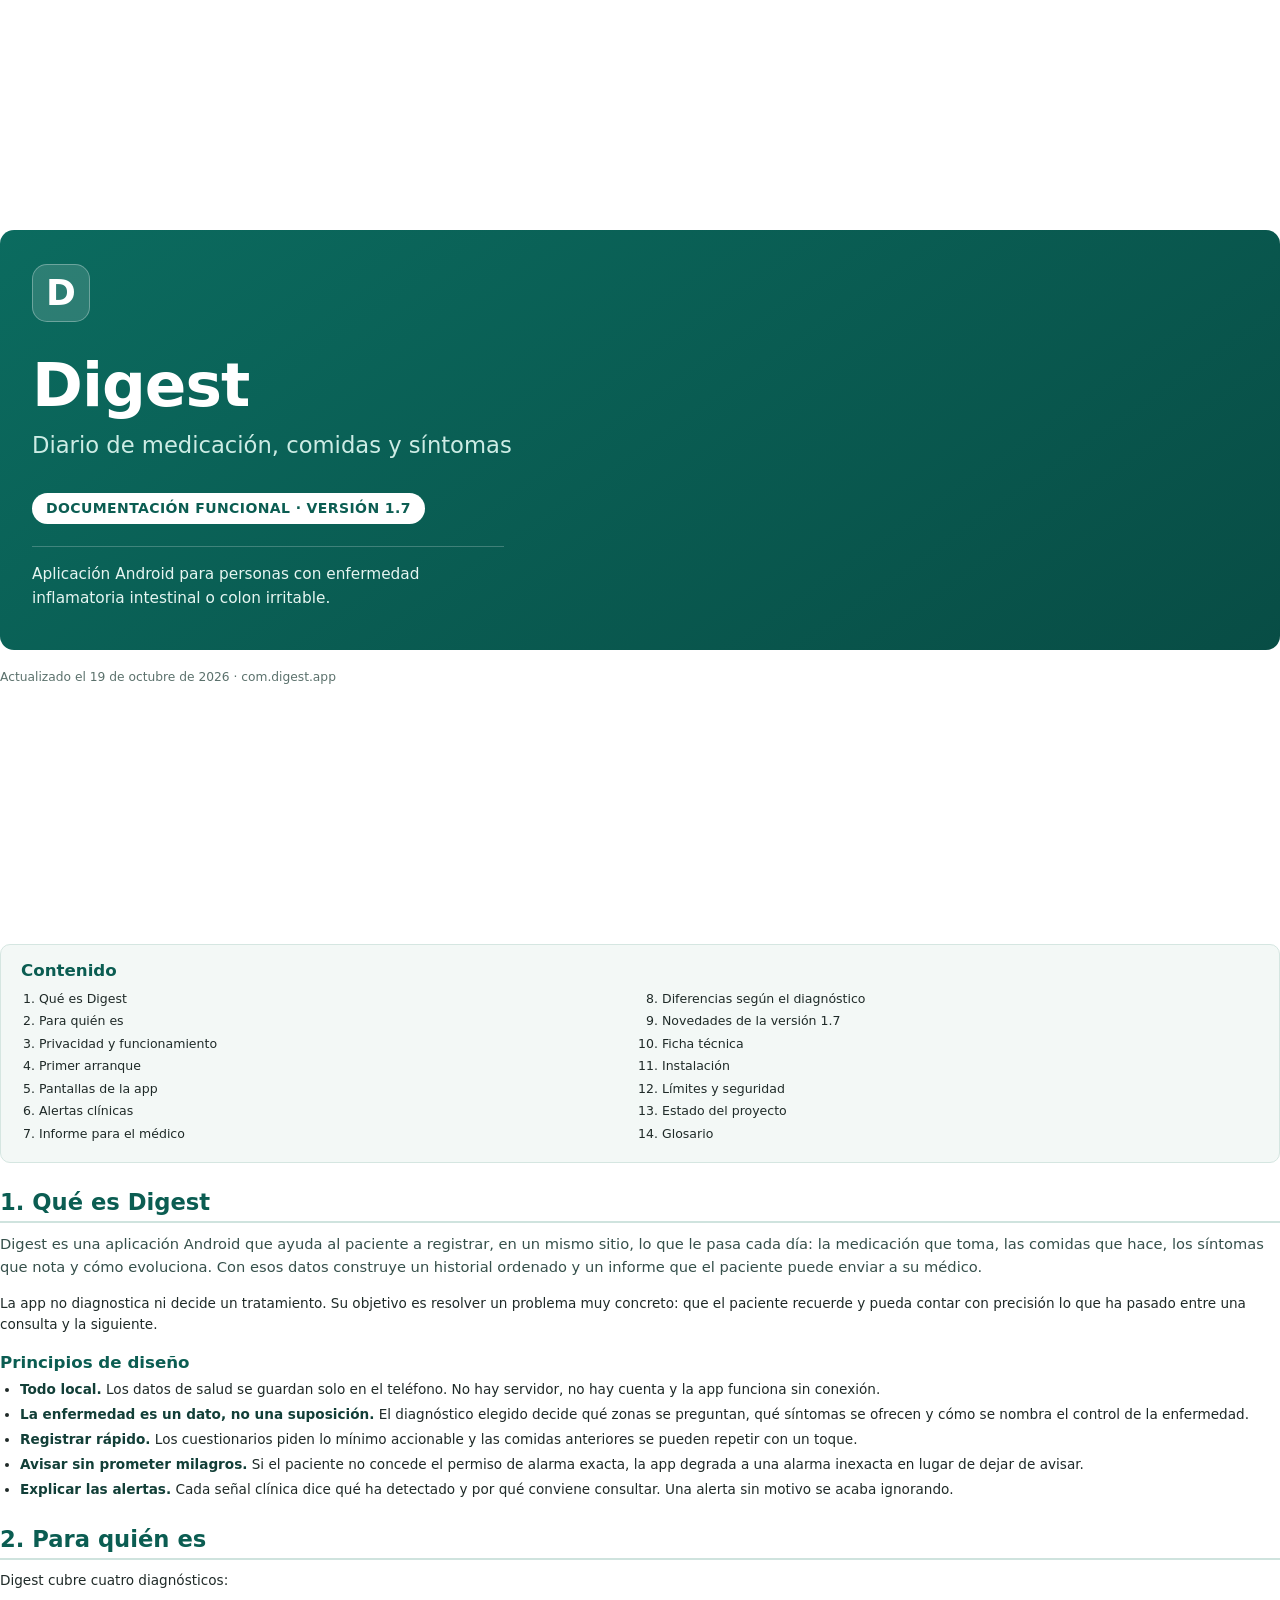
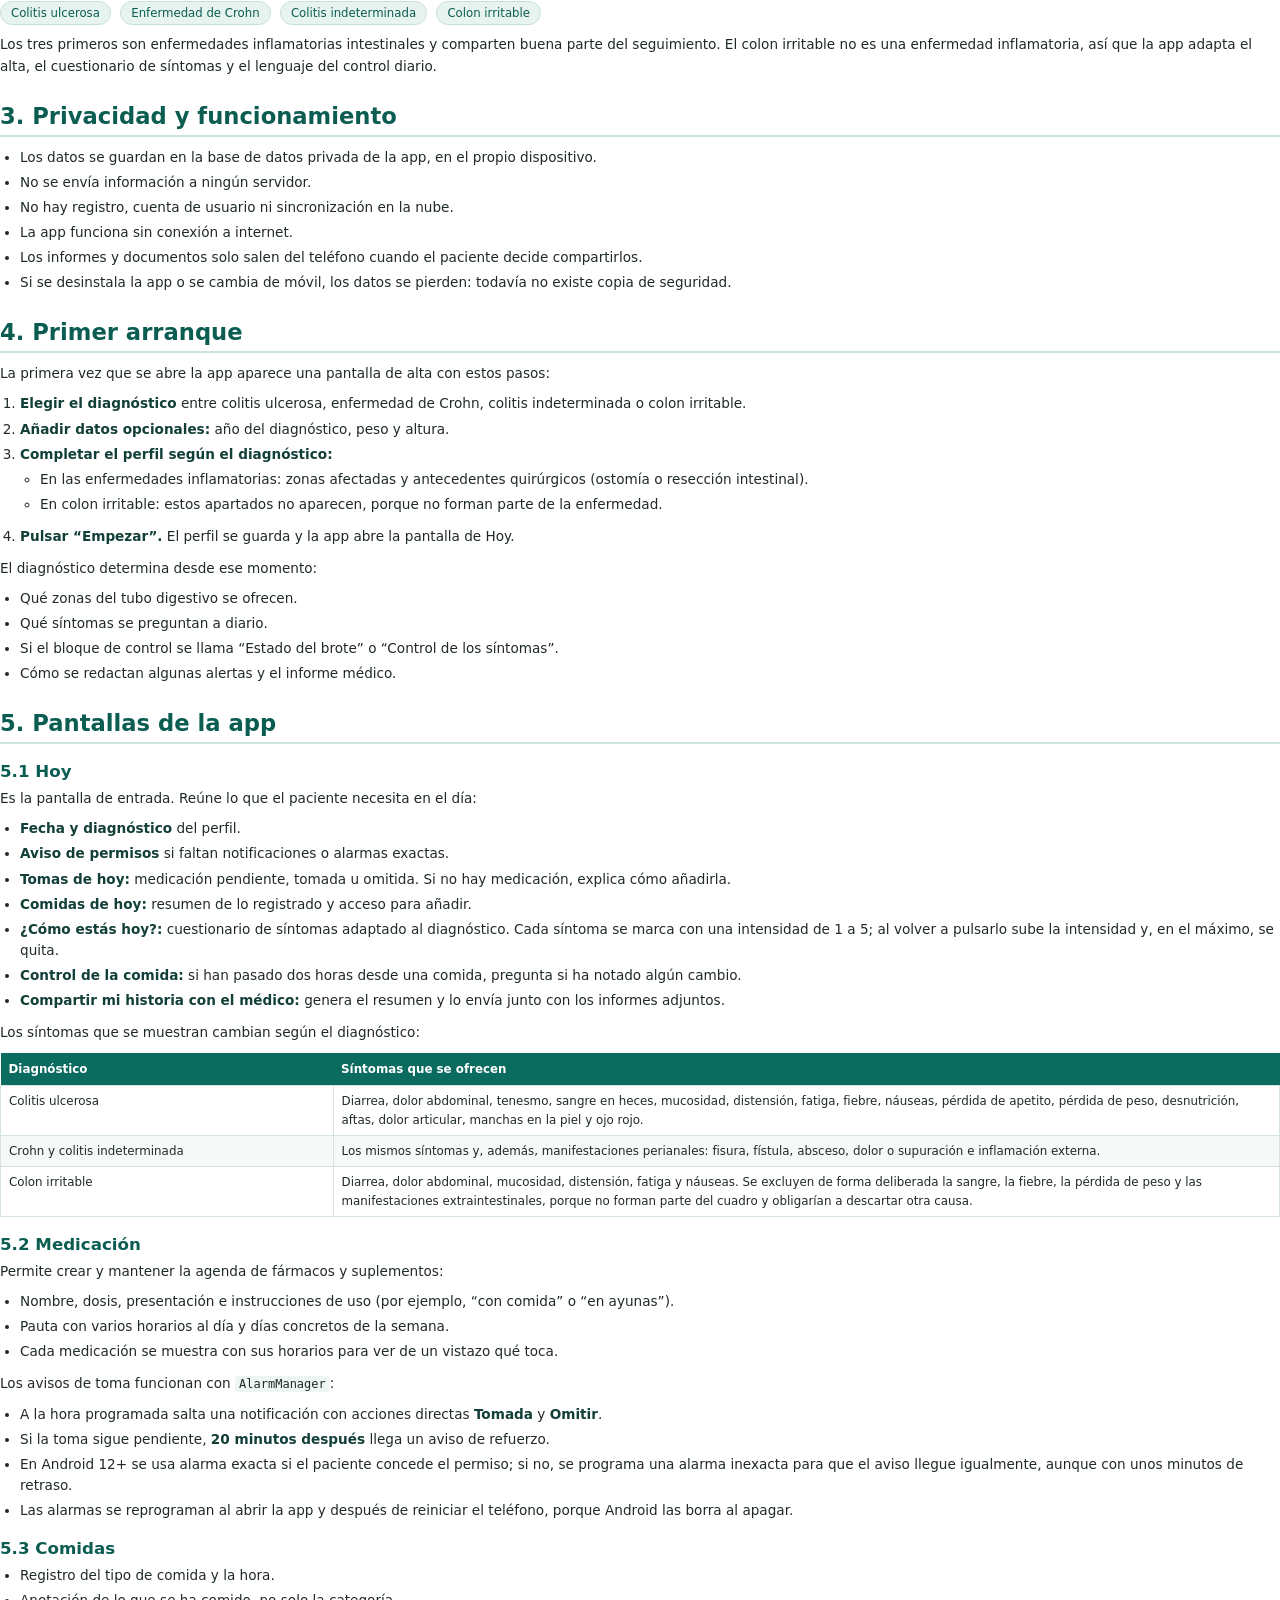
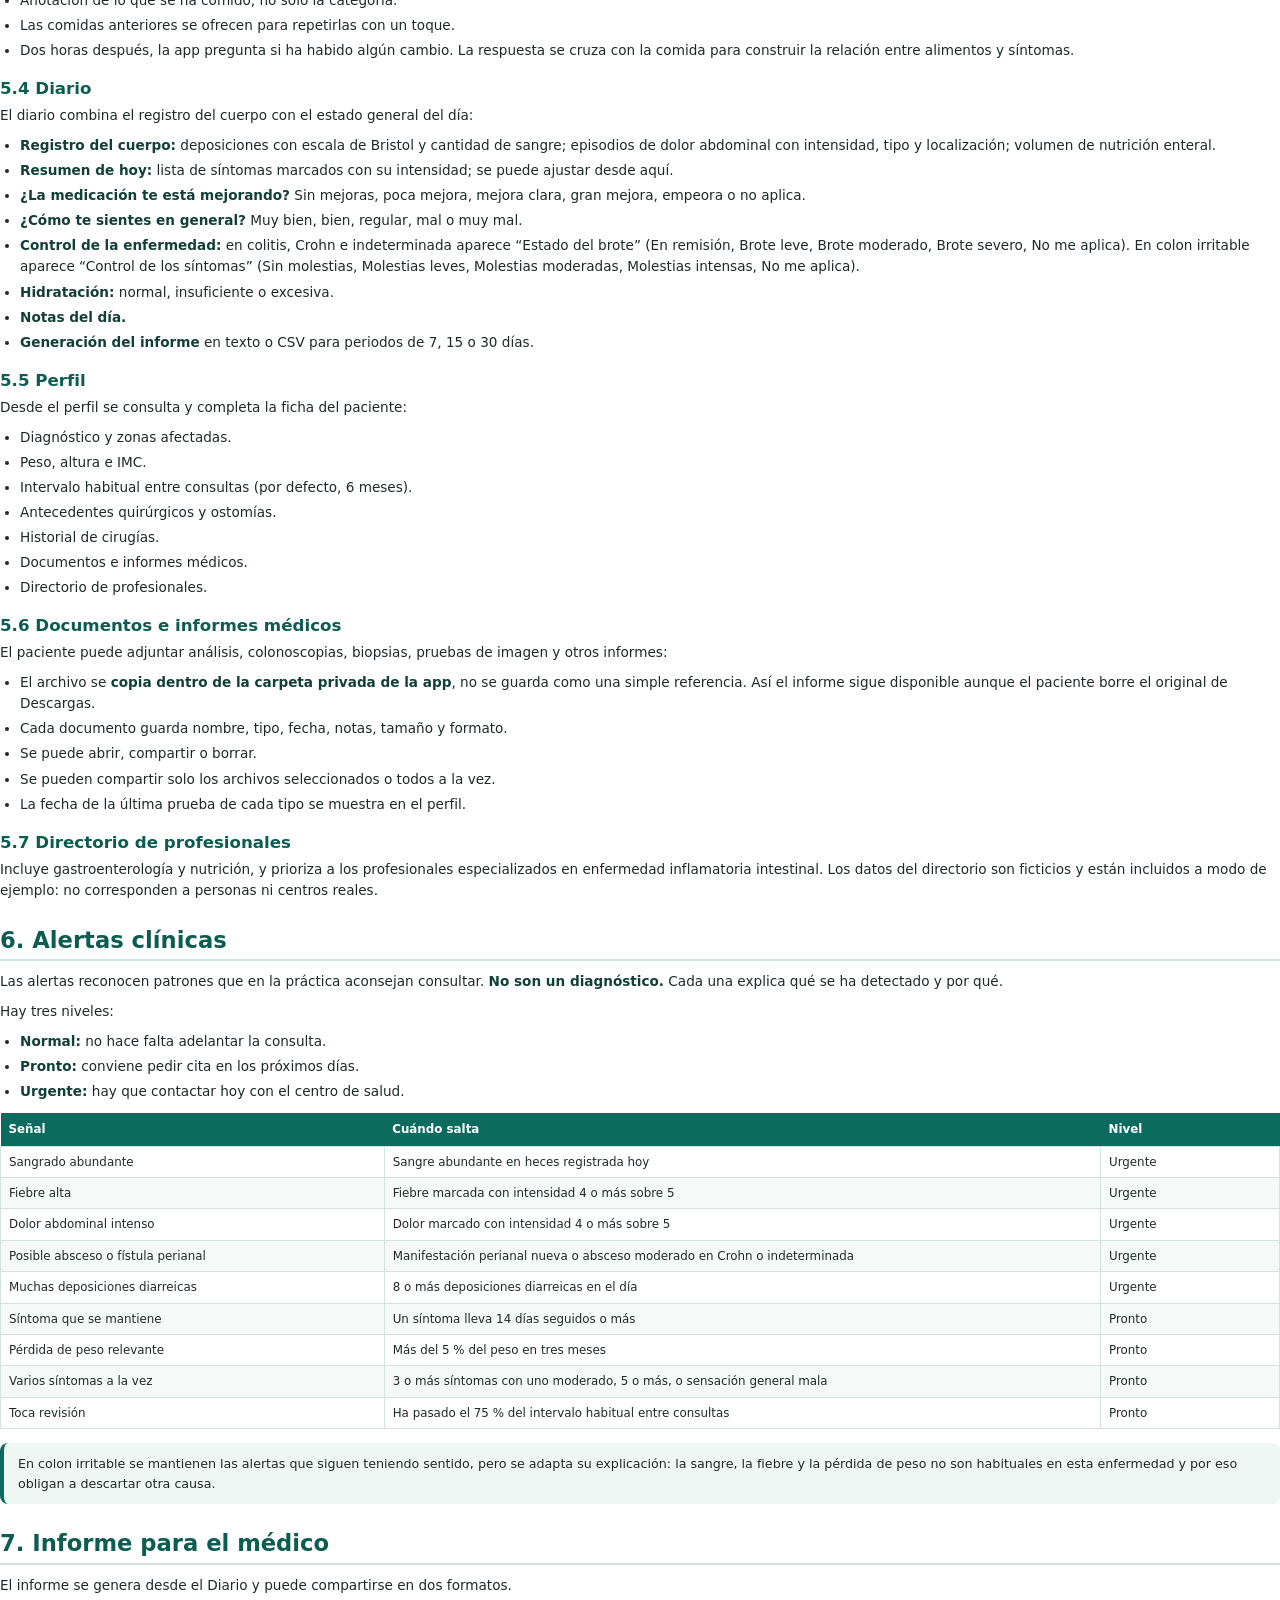
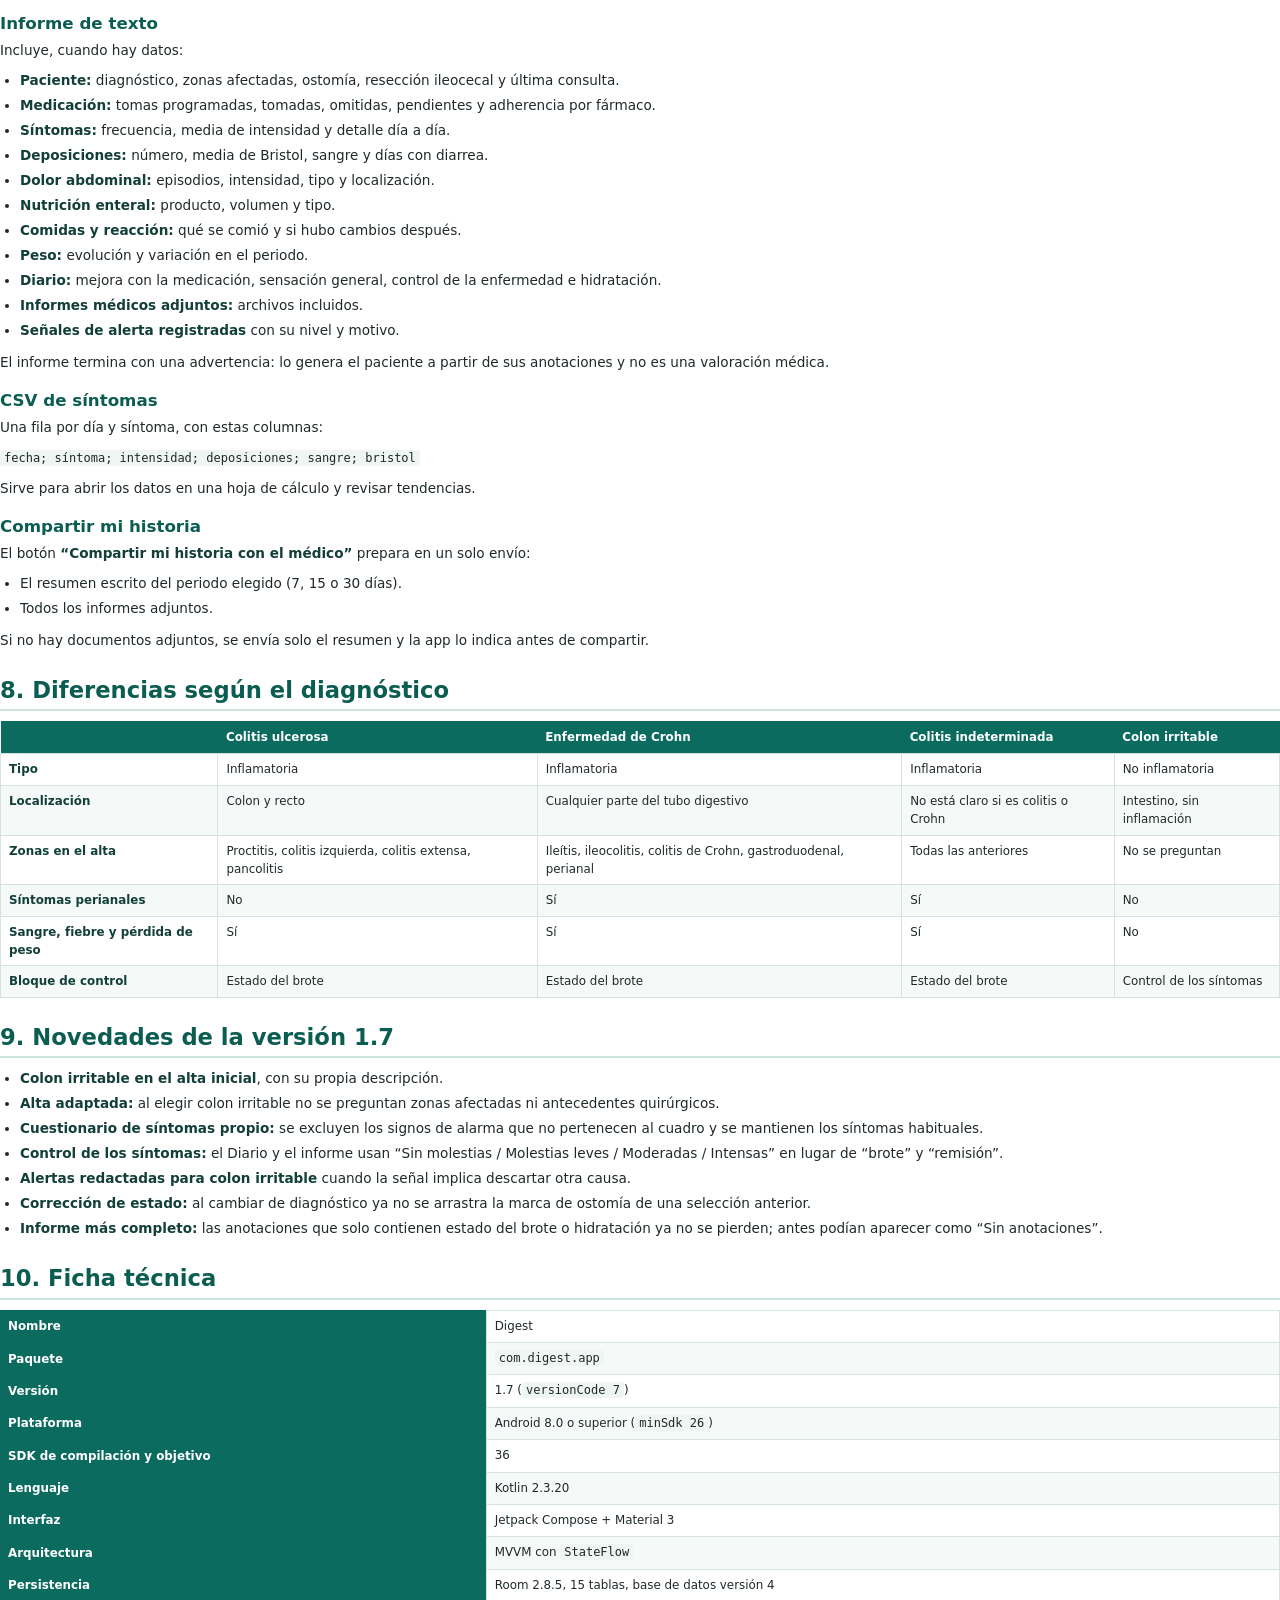
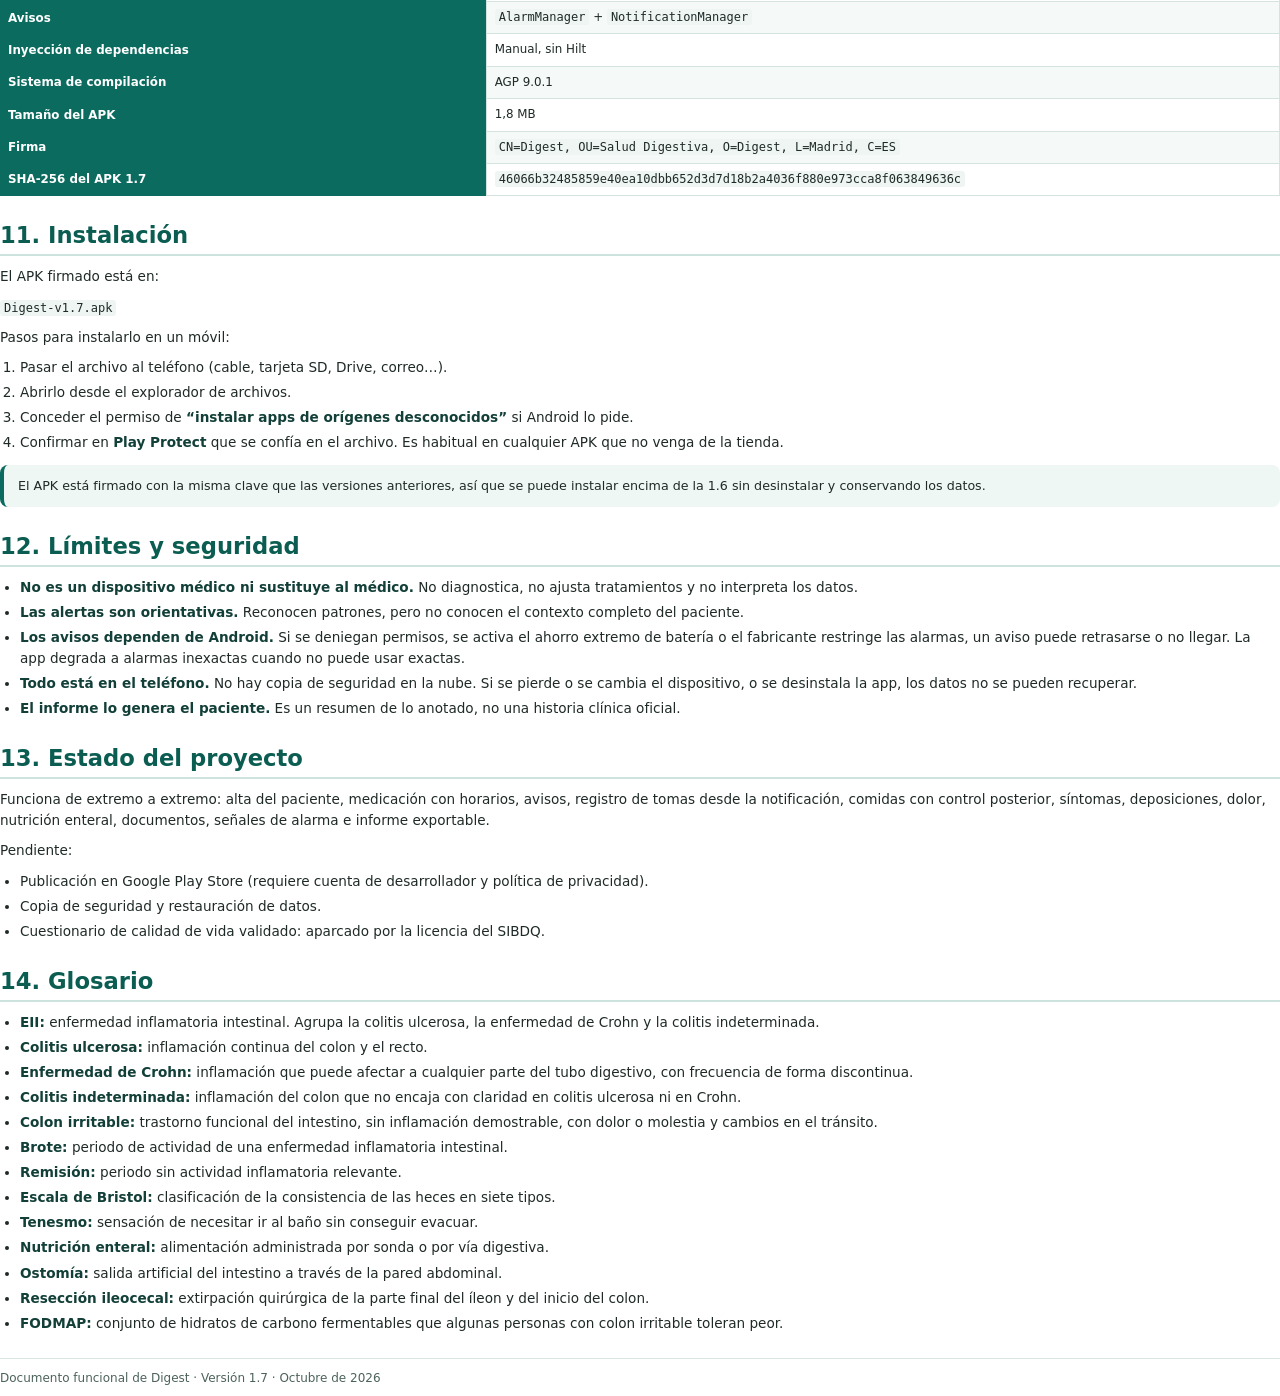
<file: documentacion/Digest-documentacion-v1.7.html>
<!DOCTYPE html>
<html lang="es">
<head>
<meta charset="utf-8">
<title>Digest · Documentación funcional 1.7</title>
<style>
  @page {
    size: A4;
    margin: 18mm 17mm 20mm 17mm;
  }

  * { box-sizing: border-box; }

  html { -webkit-print-color-adjust: exact; print-color-adjust: exact; }

  body {
    margin: 0;
    font-family: "Noto Sans", "DejaVu Sans", "Liberation Sans", sans-serif;
    font-size: 10.2pt;
    line-height: 1.55;
    color: #1f2a28;
    background: #ffffff;
  }

  h1, h2, h3, h4 { color: #0b5d52; line-height: 1.2; }
  h2 {
    font-size: 17pt;
    margin: 26px 0 10px;
    padding-bottom: 5px;
    border-bottom: 2px solid #cfe3de;
    break-after: avoid;
  }
  h3 {
    font-size: 12.5pt;
    margin: 18px 0 6px;
    break-after: avoid;
  }
  p { margin: 0 0 9px; }
  ul, ol { margin: 4px 0 11px; padding-left: 20px; }
  li { margin-bottom: 4px; }
  strong { color: #123f38; }
  code {
    font-family: "DejaVu Sans Mono", monospace;
    font-size: 9pt;
    background: #eef5f3;
    padding: 1px 4px;
    border-radius: 3px;
  }
  hr { border: 0; border-top: 1px solid #d8e5e1; margin: 20px 0; }

  /* --- Portada --- */
  .cover {
    min-height: 245mm;
    display: flex;
    flex-direction: column;
    justify-content: center;
    break-after: page;
  }
  .cover-panel {
    background: linear-gradient(145deg, #0b6b5f 0%, #084d45 100%);
    color: #ffffff;
    border-radius: 14px;
    padding: 34px 32px 30px;
  }
  .monogram {
    width: 58px; height: 58px;
    border-radius: 15px;
    background: rgba(255,255,255,0.14);
    border: 1px solid rgba(255,255,255,0.3);
    display: flex; align-items: center; justify-content: center;
    font-size: 27pt; font-weight: 700;
    margin-bottom: 26px;
  }
  .cover h1 {
    color: #ffffff;
    font-size: 46pt;
    margin: 0 0 6px;
    letter-spacing: -1px;
  }
  .cover .claim {
    font-size: 17pt;
    color: #cdece5;
    margin: 0 0 30px;
  }
  .cover .version {
    display: inline-block;
    font-size: 10.5pt;
    font-weight: 700;
    letter-spacing: .4px;
    background: #ffffff;
    color: #0b5d52;
    border-radius: 20px;
    padding: 5px 14px;
    margin-bottom: 18px;
  }
  .cover .audience {
    font-size: 11.5pt;
    color: #e6f5f1;
    max-width: 125mm;
    border-top: 1px solid rgba(255,255,255,0.22);
    padding-top: 16px;
    margin-top: 4px;
  }
  .cover-meta {
    margin-top: 18px;
    font-size: 9.2pt;
    color: #5b716c;
  }

  /* --- Contenido --- */
  .toc {
    background: #f3f8f6;
    border: 1px solid #d5e6e1;
    border-radius: 10px;
    padding: 16px 20px;
    margin: 18px 0 8px;
    break-inside: avoid;
  }
  .toc h2 {
    font-size: 12.5pt;
    border: 0;
    margin: 0 0 8px;
    padding: 0;
  }
  .toc ol {
    columns: 2;
    column-gap: 26px;
    margin: 0;
    padding-left: 18px;
    font-size: 9.4pt;
  }
  .toc li { margin-bottom: 3px; }

  .lead {
    font-size: 11pt;
    color: #36504b;
    margin-bottom: 14px;
  }

  .note, .warning {
    border-radius: 8px;
    padding: 11px 14px;
    margin: 12px 0;
    font-size: 9.5pt;
    break-inside: avoid;
  }
  .note {
    background: #eef7f4;
    border-left: 4px solid #0b6b5f;
  }
  .warning {
    background: #fff5e8;
    border-left: 4px solid #b26a00;
  }
  .note p, .warning p { margin: 0; }

  table {
    width: 100%;
    border-collapse: collapse;
    margin: 10px 0 14px;
    font-size: 8.9pt;
    break-inside: avoid;
  }
  th {
    background: #0b6b5f;
    color: #ffffff;
    text-align: left;
    padding: 7px 8px;
    font-weight: 600;
  }
  td {
    border: 1px solid #d5e3df;
    padding: 6px 8px;
    vertical-align: top;
  }
  tbody tr:nth-child(even) { background: #f5faf8; }

  .pill-row { margin: 10px 0 4px; }
  .pill {
    display: inline-block;
    background: #e6f3ef;
    color: #0b5d52;
    border: 1px solid #c8e0da;
    border-radius: 16px;
    padding: 2px 10px;
    font-size: 8.8pt;
    margin: 0 5px 5px 0;
  }

  .keep { break-inside: avoid; }
  .small { font-size: 9pt; color: #4c625d; }
</style>
</head>
<body>

<section class="cover">
  <div class="cover-panel">
    <div class="monogram">D</div>
    <h1>Digest</h1>
    <p class="claim">Diario de medicación, comidas y síntomas</p>
    <div class="version">DOCUMENTACIÓN FUNCIONAL · VERSIÓN 1.7</div>
    <p class="audience">
      Aplicación Android para personas con enfermedad inflamatoria intestinal
      o colon irritable.
    </p>
  </div>
  <p class="cover-meta">Actualizado el 19 de octubre de 2026 · com.digest.app</p>
</section>

<div class="toc">
  <h2>Contenido</h2>
  <ol>
    <li>Qué es Digest</li>
    <li>Para quién es</li>
    <li>Privacidad y funcionamiento</li>
    <li>Primer arranque</li>
    <li>Pantallas de la app</li>
    <li>Alertas clínicas</li>
    <li>Informe para el médico</li>
    <li>Diferencias según el diagnóstico</li>
    <li>Novedades de la versión 1.7</li>
    <li>Ficha técnica</li>
    <li>Instalación</li>
    <li>Límites y seguridad</li>
    <li>Estado del proyecto</li>
    <li>Glosario</li>
  </ol>
</div>

<h2>1. Qué es Digest</h2>
<p class="lead">
  Digest es una aplicación Android que ayuda al paciente a registrar, en un mismo
  sitio, lo que le pasa cada día: la medicación que toma, las comidas que hace,
  los síntomas que nota y cómo evoluciona. Con esos datos construye un historial
  ordenado y un informe que el paciente puede enviar a su médico.
</p>
<p>
  La app no diagnostica ni decide un tratamiento. Su objetivo es resolver un
  problema muy concreto: que el paciente recuerde y pueda contar con precisión
  lo que ha pasado entre una consulta y la siguiente.
</p>

<h3>Principios de diseño</h3>
<ul>
  <li><strong>Todo local.</strong> Los datos de salud se guardan solo en el teléfono. No hay servidor, no hay cuenta y la app funciona sin conexión.</li>
  <li><strong>La enfermedad es un dato, no una suposición.</strong> El diagnóstico elegido decide qué zonas se preguntan, qué síntomas se ofrecen y cómo se nombra el control de la enfermedad.</li>
  <li><strong>Registrar rápido.</strong> Los cuestionarios piden lo mínimo accionable y las comidas anteriores se pueden repetir con un toque.</li>
  <li><strong>Avisar sin prometer milagros.</strong> Si el paciente no concede el permiso de alarma exacta, la app degrada a una alarma inexacta en lugar de dejar de avisar.</li>
  <li><strong>Explicar las alertas.</strong> Cada señal clínica dice qué ha detectado y por qué conviene consultar. Una alerta sin motivo se acaba ignorando.</li>
</ul>

<h2>2. Para quién es</h2>
<p>Digest cubre cuatro diagnósticos:</p>
<div class="pill-row">
  <span class="pill">Colitis ulcerosa</span>
  <span class="pill">Enfermedad de Crohn</span>
  <span class="pill">Colitis indeterminada</span>
  <span class="pill">Colon irritable</span>
</div>
<p>
  Los tres primeros son enfermedades inflamatorias intestinales y comparten
  buena parte del seguimiento. El colon irritable no es una enfermedad
  inflamatoria, así que la app adapta el alta, el cuestionario de síntomas y el
  lenguaje del control diario.
</p>

<h2>3. Privacidad y funcionamiento</h2>
<ul>
  <li>Los datos se guardan en la base de datos privada de la app, en el propio dispositivo.</li>
  <li>No se envía información a ningún servidor.</li>
  <li>No hay registro, cuenta de usuario ni sincronización en la nube.</li>
  <li>La app funciona sin conexión a internet.</li>
  <li>Los informes y documentos solo salen del teléfono cuando el paciente decide compartirlos.</li>
  <li>Si se desinstala la app o se cambia de móvil, los datos se pierden: todavía no existe copia de seguridad.</li>
</ul>

<h2>4. Primer arranque</h2>
<p>La primera vez que se abre la app aparece una pantalla de alta con estos pasos:</p>
<ol>
  <li><strong>Elegir el diagnóstico</strong> entre colitis ulcerosa, enfermedad de Crohn, colitis indeterminada o colon irritable.</li>
  <li><strong>Añadir datos opcionales:</strong> año del diagnóstico, peso y altura.</li>
  <li><strong>Completar el perfil según el diagnóstico:</strong>
    <ul>
      <li>En las enfermedades inflamatorias: zonas afectadas y antecedentes quirúrgicos (ostomía o resección intestinal).</li>
      <li>En colon irritable: estos apartados no aparecen, porque no forman parte de la enfermedad.</li>
    </ul>
  </li>
  <li><strong>Pulsar “Empezar”.</strong> El perfil se guarda y la app abre la pantalla de Hoy.</li>
</ol>
<p>El diagnóstico determina desde ese momento:</p>
<ul>
  <li>Qué zonas del tubo digestivo se ofrecen.</li>
  <li>Qué síntomas se preguntan a diario.</li>
  <li>Si el bloque de control se llama “Estado del brote” o “Control de los síntomas”.</li>
  <li>Cómo se redactan algunas alertas y el informe médico.</li>
</ul>

<h2>5. Pantallas de la app</h2>

<h3>5.1 Hoy</h3>
<p>Es la pantalla de entrada. Reúne lo que el paciente necesita en el día:</p>
<ul>
  <li><strong>Fecha y diagnóstico</strong> del perfil.</li>
  <li><strong>Aviso de permisos</strong> si faltan notificaciones o alarmas exactas.</li>
  <li><strong>Tomas de hoy:</strong> medicación pendiente, tomada u omitida. Si no hay medicación, explica cómo añadirla.</li>
  <li><strong>Comidas de hoy:</strong> resumen de lo registrado y acceso para añadir.</li>
  <li><strong>¿Cómo estás hoy?:</strong> cuestionario de síntomas adaptado al diagnóstico. Cada síntoma se marca con una intensidad de 1 a 5; al volver a pulsarlo sube la intensidad y, en el máximo, se quita.</li>
  <li><strong>Control de la comida:</strong> si han pasado dos horas desde una comida, pregunta si ha notado algún cambio.</li>
  <li><strong>Compartir mi historia con el médico:</strong> genera el resumen y lo envía junto con los informes adjuntos.</li>
</ul>
<p>Los síntomas que se muestran cambian según el diagnóstico:</p>
<table>
  <thead>
    <tr><th style="width:26%">Diagnóstico</th><th>Síntomas que se ofrecen</th></tr>
  </thead>
  <tbody>
    <tr>
      <td>Colitis ulcerosa</td>
      <td>Diarrea, dolor abdominal, tenesmo, sangre en heces, mucosidad, distensión, fatiga, fiebre, náuseas, pérdida de apetito, pérdida de peso, desnutrición, aftas, dolor articular, manchas en la piel y ojo rojo.</td>
    </tr>
    <tr>
      <td>Crohn y colitis indeterminada</td>
      <td>Los mismos síntomas y, además, manifestaciones perianales: fisura, fístula, absceso, dolor o supuración e inflamación externa.</td>
    </tr>
    <tr>
      <td>Colon irritable</td>
      <td>Diarrea, dolor abdominal, mucosidad, distensión, fatiga y náuseas. Se excluyen de forma deliberada la sangre, la fiebre, la pérdida de peso y las manifestaciones extraintestinales, porque no forman parte del cuadro y obligarían a descartar otra causa.</td>
    </tr>
  </tbody>
</table>

<h3>5.2 Medicación</h3>
<p>Permite crear y mantener la agenda de fármacos y suplementos:</p>
<ul>
  <li>Nombre, dosis, presentación e instrucciones de uso (por ejemplo, “con comida” o “en ayunas”).</li>
  <li>Pauta con varios horarios al día y días concretos de la semana.</li>
  <li>Cada medicación se muestra con sus horarios para ver de un vistazo qué toca.</li>
</ul>
<p>Los avisos de toma funcionan con <code>AlarmManager</code>:</p>
<ul>
  <li>A la hora programada salta una notificación con acciones directas <strong>Tomada</strong> y <strong>Omitir</strong>.</li>
  <li>Si la toma sigue pendiente, <strong>20 minutos después</strong> llega un aviso de refuerzo.</li>
  <li>En Android 12+ se usa alarma exacta si el paciente concede el permiso; si no, se programa una alarma inexacta para que el aviso llegue igualmente, aunque con unos minutos de retraso.</li>
  <li>Las alarmas se reprograman al abrir la app y después de reiniciar el teléfono, porque Android las borra al apagar.</li>
</ul>

<h3>5.3 Comidas</h3>
<ul>
  <li>Registro del tipo de comida y la hora.</li>
  <li>Anotación de lo que se ha comido, no solo la categoría.</li>
  <li>Las comidas anteriores se ofrecen para repetirlas con un toque.</li>
  <li>Dos horas después, la app pregunta si ha habido algún cambio. La respuesta se cruza con la comida para construir la relación entre alimentos y síntomas.</li>
</ul>

<h3>5.4 Diario</h3>
<p>El diario combina el registro del cuerpo con el estado general del día:</p>
<ul>
  <li><strong>Registro del cuerpo:</strong> deposiciones con escala de Bristol y cantidad de sangre; episodios de dolor abdominal con intensidad, tipo y localización; volumen de nutrición enteral.</li>
  <li><strong>Resumen de hoy:</strong> lista de síntomas marcados con su intensidad; se puede ajustar desde aquí.</li>
  <li><strong>¿La medicación te está mejorando?</strong> Sin mejoras, poca mejora, mejora clara, gran mejora, empeora o no aplica.</li>
  <li><strong>¿Cómo te sientes en general?</strong> Muy bien, bien, regular, mal o muy mal.</li>
  <li><strong>Control de la enfermedad:</strong> en colitis, Crohn e indeterminada aparece “Estado del brote” (En remisión, Brote leve, Brote moderado, Brote severo, No me aplica). En colon irritable aparece “Control de los síntomas” (Sin molestias, Molestias leves, Molestias moderadas, Molestias intensas, No me aplica).</li>
  <li><strong>Hidratación:</strong> normal, insuficiente o excesiva.</li>
  <li><strong>Notas del día.</strong></li>
  <li><strong>Generación del informe</strong> en texto o CSV para periodos de 7, 15 o 30 días.</li>
</ul>

<h3>5.5 Perfil</h3>
<p>Desde el perfil se consulta y completa la ficha del paciente:</p>
<ul>
  <li>Diagnóstico y zonas afectadas.</li>
  <li>Peso, altura e IMC.</li>
  <li>Intervalo habitual entre consultas (por defecto, 6 meses).</li>
  <li>Antecedentes quirúrgicos y ostomías.</li>
  <li>Historial de cirugías.</li>
  <li>Documentos e informes médicos.</li>
  <li>Directorio de profesionales.</li>
</ul>

<h3>5.6 Documentos e informes médicos</h3>
<p>El paciente puede adjuntar análisis, colonoscopias, biopsias, pruebas de imagen y otros informes:</p>
<ul>
  <li>El archivo se <strong>copia dentro de la carpeta privada de la app</strong>, no se guarda como una simple referencia. Así el informe sigue disponible aunque el paciente borre el original de Descargas.</li>
  <li>Cada documento guarda nombre, tipo, fecha, notas, tamaño y formato.</li>
  <li>Se puede abrir, compartir o borrar.</li>
  <li>Se pueden compartir solo los archivos seleccionados o todos a la vez.</li>
  <li>La fecha de la última prueba de cada tipo se muestra en el perfil.</li>
</ul>

<h3>5.7 Directorio de profesionales</h3>
<p>
  Incluye gastroenterología y nutrición, y prioriza a los profesionales
  especializados en enfermedad inflamatoria intestinal. Los datos del directorio
  son ficticios y están incluidos a modo de ejemplo: no corresponden a personas
  ni centros reales.
</p>

<h2>6. Alertas clínicas</h2>
<p>
  Las alertas reconocen patrones que en la práctica aconsejan consultar.
  <strong>No son un diagnóstico.</strong> Cada una explica qué se ha detectado y
  por qué.
</p>
<p>Hay tres niveles:</p>
<ul>
  <li><strong>Normal:</strong> no hace falta adelantar la consulta.</li>
  <li><strong>Pronto:</strong> conviene pedir cita en los próximos días.</li>
  <li><strong>Urgente:</strong> hay que contactar hoy con el centro de salud.</li>
</ul>
<table>
  <thead>
    <tr><th style="width:30%">Señal</th><th>Cuándo salta</th><th style="width:14%">Nivel</th></tr>
  </thead>
  <tbody>
    <tr><td>Sangrado abundante</td><td>Sangre abundante en heces registrada hoy</td><td>Urgente</td></tr>
    <tr><td>Fiebre alta</td><td>Fiebre marcada con intensidad 4 o más sobre 5</td><td>Urgente</td></tr>
    <tr><td>Dolor abdominal intenso</td><td>Dolor marcado con intensidad 4 o más sobre 5</td><td>Urgente</td></tr>
    <tr><td>Posible absceso o fístula perianal</td><td>Manifestación perianal nueva o absceso moderado en Crohn o indeterminada</td><td>Urgente</td></tr>
    <tr><td>Muchas deposiciones diarreicas</td><td>8 o más deposiciones diarreicas en el día</td><td>Urgente</td></tr>
    <tr><td>Síntoma que se mantiene</td><td>Un síntoma lleva 14 días seguidos o más</td><td>Pronto</td></tr>
    <tr><td>Pérdida de peso relevante</td><td>Más del 5 % del peso en tres meses</td><td>Pronto</td></tr>
    <tr><td>Varios síntomas a la vez</td><td>3 o más síntomas con uno moderado, 5 o más, o sensación general mala</td><td>Pronto</td></tr>
    <tr><td>Toca revisión</td><td>Ha pasado el 75 % del intervalo habitual entre consultas</td><td>Pronto</td></tr>
  </tbody>
</table>
<div class="note">
  <p>
    En colon irritable se mantienen las alertas que siguen teniendo sentido, pero
    se adapta su explicación: la sangre, la fiebre y la pérdida de peso no son
    habituales en esta enfermedad y por eso obligan a descartar otra causa.
  </p>
</div>

<h2>7. Informe para el médico</h2>
<p>El informe se genera desde el Diario y puede compartirse en dos formatos.</p>

<h3>Informe de texto</h3>
<p>Incluye, cuando hay datos:</p>
<ul>
  <li><strong>Paciente:</strong> diagnóstico, zonas afectadas, ostomía, resección ileocecal y última consulta.</li>
  <li><strong>Medicación:</strong> tomas programadas, tomadas, omitidas, pendientes y adherencia por fármaco.</li>
  <li><strong>Síntomas:</strong> frecuencia, media de intensidad y detalle día a día.</li>
  <li><strong>Deposiciones:</strong> número, media de Bristol, sangre y días con diarrea.</li>
  <li><strong>Dolor abdominal:</strong> episodios, intensidad, tipo y localización.</li>
  <li><strong>Nutrición enteral:</strong> producto, volumen y tipo.</li>
  <li><strong>Comidas y reacción:</strong> qué se comió y si hubo cambios después.</li>
  <li><strong>Peso:</strong> evolución y variación en el periodo.</li>
  <li><strong>Diario:</strong> mejora con la medicación, sensación general, control de la enfermedad e hidratación.</li>
  <li><strong>Informes médicos adjuntos:</strong> archivos incluidos.</li>
  <li><strong>Señales de alerta registradas</strong> con su nivel y motivo.</li>
</ul>
<p>
  El informe termina con una advertencia: lo genera el paciente a partir de sus
  anotaciones y no es una valoración médica.
</p>

<h3>CSV de síntomas</h3>
<p>Una fila por día y síntoma, con estas columnas:</p>
<p><code>fecha; síntoma; intensidad; deposiciones; sangre; bristol</code></p>
<p>Sirve para abrir los datos en una hoja de cálculo y revisar tendencias.</p>

<h3>Compartir mi historia</h3>
<p>El botón <strong>“Compartir mi historia con el médico”</strong> prepara en un solo envío:</p>
<ul>
  <li>El resumen escrito del periodo elegido (7, 15 o 30 días).</li>
  <li>Todos los informes adjuntos.</li>
</ul>
<p>Si no hay documentos adjuntos, se envía solo el resumen y la app lo indica antes de compartir.</p>

<h2>8. Diferencias según el diagnóstico</h2>
<table>
  <thead>
    <tr>
      <th style="width:17%"></th>
      <th>Colitis ulcerosa</th>
      <th>Enfermedad de Crohn</th>
      <th>Colitis indeterminada</th>
      <th>Colon irritable</th>
    </tr>
  </thead>
  <tbody>
    <tr><td><strong>Tipo</strong></td><td>Inflamatoria</td><td>Inflamatoria</td><td>Inflamatoria</td><td>No inflamatoria</td></tr>
    <tr><td><strong>Localización</strong></td><td>Colon y recto</td><td>Cualquier parte del tubo digestivo</td><td>No está claro si es colitis o Crohn</td><td>Intestino, sin inflamación</td></tr>
    <tr><td><strong>Zonas en el alta</strong></td><td>Proctitis, colitis izquierda, colitis extensa, pancolitis</td><td>Ileítis, ileocolitis, colitis de Crohn, gastroduodenal, perianal</td><td>Todas las anteriores</td><td>No se preguntan</td></tr>
    <tr><td><strong>Síntomas perianales</strong></td><td>No</td><td>Sí</td><td>Sí</td><td>No</td></tr>
    <tr><td><strong>Sangre, fiebre y pérdida de peso</strong></td><td>Sí</td><td>Sí</td><td>Sí</td><td>No</td></tr>
    <tr><td><strong>Bloque de control</strong></td><td>Estado del brote</td><td>Estado del brote</td><td>Estado del brote</td><td>Control de los síntomas</td></tr>
  </tbody>
</table>

<h2>9. Novedades de la versión 1.7</h2>
<ul>
  <li><strong>Colon irritable en el alta inicial</strong>, con su propia descripción.</li>
  <li><strong>Alta adaptada:</strong> al elegir colon irritable no se preguntan zonas afectadas ni antecedentes quirúrgicos.</li>
  <li><strong>Cuestionario de síntomas propio:</strong> se excluyen los signos de alarma que no pertenecen al cuadro y se mantienen los síntomas habituales.</li>
  <li><strong>Control de los síntomas:</strong> el Diario y el informe usan “Sin molestias / Molestias leves / Moderadas / Intensas” en lugar de “brote” y “remisión”.</li>
  <li><strong>Alertas redactadas para colon irritable</strong> cuando la señal implica descartar otra causa.</li>
  <li><strong>Corrección de estado:</strong> al cambiar de diagnóstico ya no se arrastra la marca de ostomía de una selección anterior.</li>
  <li><strong>Informe más completo:</strong> las anotaciones que solo contienen estado del brote o hidratación ya no se pierden; antes podían aparecer como “Sin anotaciones”.</li>
</ul>

<h2>10. Ficha técnica</h2>
<table>
  <tbody>
    <tr><th style="width:38%">Nombre</th><td>Digest</td></tr>
    <tr><th>Paquete</th><td><code>com.digest.app</code></td></tr>
    <tr><th>Versión</th><td>1.7 (<code>versionCode 7</code>)</td></tr>
    <tr><th>Plataforma</th><td>Android 8.0 o superior (<code>minSdk 26</code>)</td></tr>
    <tr><th>SDK de compilación y objetivo</th><td>36</td></tr>
    <tr><th>Lenguaje</th><td>Kotlin 2.3.20</td></tr>
    <tr><th>Interfaz</th><td>Jetpack Compose + Material 3</td></tr>
    <tr><th>Arquitectura</th><td>MVVM con <code>StateFlow</code></td></tr>
    <tr><th>Persistencia</th><td>Room 2.8.5, 15 tablas, base de datos versión 4</td></tr>
    <tr><th>Avisos</th><td><code>AlarmManager</code> + <code>NotificationManager</code></td></tr>
    <tr><th>Inyección de dependencias</th><td>Manual, sin Hilt</td></tr>
    <tr><th>Sistema de compilación</th><td>AGP 9.0.1</td></tr>
    <tr><th>Tamaño del APK</th><td>1,8 MB</td></tr>
    <tr><th>Firma</th><td><code>CN=Digest, OU=Salud Digestiva, O=Digest, L=Madrid, C=ES</code></td></tr>
    <tr><th>SHA-256 del APK 1.7</th><td style="font-size:8pt"><code>46066b32485859e40ea10dbb652d3d7d18b2a4036f880e973cca8f063849636c</code></td></tr>
  </tbody>
</table>

<h2>11. Instalación</h2>
<p>El APK firmado está en:</p>
<p><code>Digest-v1.7.apk</code></p>
<p>Pasos para instalarlo en un móvil:</p>
<ol>
  <li>Pasar el archivo al teléfono (cable, tarjeta SD, Drive, correo…).</li>
  <li>Abrirlo desde el explorador de archivos.</li>
  <li>Conceder el permiso de <strong>“instalar apps de orígenes desconocidos”</strong> si Android lo pide.</li>
  <li>Confirmar en <strong>Play Protect</strong> que se confía en el archivo. Es habitual en cualquier APK que no venga de la tienda.</li>
</ol>
<div class="note">
  <p>
    El APK está firmado con la misma clave que las versiones anteriores, así que
    se puede instalar encima de la 1.6 sin desinstalar y conservando los datos.
  </p>
</div>

<h2>12. Límites y seguridad</h2>
<ul>
  <li><strong>No es un dispositivo médico ni sustituye al médico.</strong> No diagnostica, no ajusta tratamientos y no interpreta los datos.</li>
  <li><strong>Las alertas son orientativas.</strong> Reconocen patrones, pero no conocen el contexto completo del paciente.</li>
  <li><strong>Los avisos dependen de Android.</strong> Si se deniegan permisos, se activa el ahorro extremo de batería o el fabricante restringe las alarmas, un aviso puede retrasarse o no llegar. La app degrada a alarmas inexactas cuando no puede usar exactas.</li>
  <li><strong>Todo está en el teléfono.</strong> No hay copia de seguridad en la nube. Si se pierde o se cambia el dispositivo, o se desinstala la app, los datos no se pueden recuperar.</li>
  <li><strong>El informe lo genera el paciente.</strong> Es un resumen de lo anotado, no una historia clínica oficial.</li>
</ul>

<h2>13. Estado del proyecto</h2>
<p>
  Funciona de extremo a extremo: alta del paciente, medicación con horarios,
  avisos, registro de tomas desde la notificación, comidas con control posterior,
  síntomas, deposiciones, dolor, nutrición enteral, documentos, señales de alarma
  e informe exportable.
</p>
<p>Pendiente:</p>
<ul>
  <li>Publicación en Google Play Store (requiere cuenta de desarrollador y política de privacidad).</li>
  <li>Copia de seguridad y restauración de datos.</li>
  <li>Cuestionario de calidad de vida validado: aparcado por la licencia del SIBDQ.</li>
</ul>

<h2>14. Glosario</h2>
<ul>
  <li><strong>EII:</strong> enfermedad inflamatoria intestinal. Agrupa la colitis ulcerosa, la enfermedad de Crohn y la colitis indeterminada.</li>
  <li><strong>Colitis ulcerosa:</strong> inflamación continua del colon y el recto.</li>
  <li><strong>Enfermedad de Crohn:</strong> inflamación que puede afectar a cualquier parte del tubo digestivo, con frecuencia de forma discontinua.</li>
  <li><strong>Colitis indeterminada:</strong> inflamación del colon que no encaja con claridad en colitis ulcerosa ni en Crohn.</li>
  <li><strong>Colon irritable:</strong> trastorno funcional del intestino, sin inflamación demostrable, con dolor o molestia y cambios en el tránsito.</li>
  <li><strong>Brote:</strong> periodo de actividad de una enfermedad inflamatoria intestinal.</li>
  <li><strong>Remisión:</strong> periodo sin actividad inflamatoria relevante.</li>
  <li><strong>Escala de Bristol:</strong> clasificación de la consistencia de las heces en siete tipos.</li>
  <li><strong>Tenesmo:</strong> sensación de necesitar ir al baño sin conseguir evacuar.</li>
  <li><strong>Nutrición enteral:</strong> alimentación administrada por sonda o por vía digestiva.</li>
  <li><strong>Ostomía:</strong> salida artificial del intestino a través de la pared abdominal.</li>
  <li><strong>Resección ileocecal:</strong> extirpación quirúrgica de la parte final del íleon y del inicio del colon.</li>
  <li><strong>FODMAP:</strong> conjunto de hidratos de carbono fermentables que algunas personas con colon irritable toleran peor.</li>
</ul>

<p class="small" style="margin-top:24px;border-top:1px solid #d8e5e1;padding-top:10px;">
  Documento funcional de Digest · Versión 1.7 · Octubre de 2026
</p>

</body>
</html>
</file>
<file: web/assets/styles.css>
/* =========================================================================
   Digest · web de presentación
   Paleta tomada del proyecto: verde azulado de marca (#00696E) y acentos
   de la app Material 3. Todo el sistema vive en variables para poder
   alternar entre tema oscuro y claro.
   ========================================================================= */

:root {
  --fuente-titulo: "Sora", "Inter", system-ui, -apple-system, "Segoe UI", sans-serif;
  --fuente-texto: "Inter", system-ui, -apple-system, "Segoe UI", Roboto, sans-serif;

  --radio-lg: 24px;
  --radio-md: 16px;
  --radio-sm: 10px;

  --sombra-1: 0 10px 30px rgba(0, 0, 0, .18);
  --sombra-2: 0 24px 70px rgba(0, 0, 0, .35);

  --ancho: 1200px;
  --nav-alto: 68px;
}

[data-tema="oscuro"] {
  color-scheme: dark;
  --fondo: #04191b;
  --fondo-2: #062124;
  --fondo-suave: #072a2d;
  --superficie: rgba(255, 255, 255, .045);
  --superficie-2: rgba(255, 255, 255, .075);
  --borde: rgba(156, 241, 246, .16);
  --borde-fuerte: rgba(156, 241, 246, .34);
  --texto: #e9f7f5;
  --texto-tenue: #9dbcb9;
  --texto-medio: #bcd6d3;
  --marca: #9cf1f6;
  --marca-fuerte: #35c8d0;
  --marca-hondo: #00696e;
  --marca-sobre: #00242a;
  --bueno: #74e39b;
  --aviso: #ffc861;
  --peligro: #ff8078;
  --degradado: linear-gradient(135deg, #12949b 0%, #00696e 55%, #32474e 100%);
  --rejilla-color: rgba(156, 241, 246, .07);
}

[data-tema="claro"] {
  color-scheme: light;
  --fondo: #f2f8f7;
  --fondo-2: #e9f3f2;
  --fondo-suave: #ffffff;
  --superficie: #ffffff;
  --superficie-2: #f4fafa;
  --borde: rgba(0, 105, 110, .16);
  --borde-fuerte: rgba(0, 105, 110, .38);
  --texto: #0b2b2c;
  --texto-tenue: #51716f;
  --texto-medio: #33514f;
  --marca: #00696e;
  --marca-fuerte: #00919a;
  --marca-hondo: #004e52;
  --marca-sobre: #ffffff;
  --bueno: #1d7a3d;
  --aviso: #a56a00;
  --peligro: #b3261e;
  --degradado: linear-gradient(135deg, #12949b 0%, #00696e 55%, #32474e 100%);
  --rejilla-color: rgba(0, 105, 110, .07);
  --sombra-1: 0 10px 30px rgba(10, 60, 60, .10);
  --sombra-2: 0 24px 70px rgba(10, 60, 60, .16);
}

/* ------------------------------- Base ---------------------------------- */

*, *::before, *::after { box-sizing: border-box; }

/* El atributo `hidden` debe ganar siempre a los `display` de los componentes
   (si no, una capa con `display:flex` sigue visible y bloquea los clics). */
[hidden] { display: none !important; }

html { scroll-behavior: smooth; scroll-padding-top: calc(var(--nav-alto) + 18px); }

body {
  margin: 0;
  font-family: var(--fuente-texto);
  font-size: 16.5px;
  line-height: 1.65;
  color: var(--texto);
  background: var(--fondo);
  overflow-x: hidden;
  -webkit-font-smoothing: antialiased;
  transition: background .4s ease, color .4s ease;
}

h1, h2, h3, h4 { font-family: var(--fuente-titulo); line-height: 1.14; margin: 0 0 .5em; letter-spacing: -.02em; }
p { margin: 0 0 1em; }
a { color: inherit; text-decoration: none; }
button { font: inherit; cursor: pointer; }
img, svg { display: block; max-width: 100%; }
code { font-family: "SFMono-Regular", ui-monospace, Menlo, Consolas, monospace; font-size: .88em; }

::selection { background: var(--marca-fuerte); color: #042124; }

.contenedor { width: min(100% - 40px, var(--ancho)); margin-inline: auto; }

.seccion { padding: clamp(64px, 9vw, 130px) 0; position: relative; }
.seccion--suave { background: var(--fondo-2); }
.seccion--demo { background: radial-gradient(1200px 600px at 80% -10%, rgba(18, 148, 155, .18), transparent 60%), var(--fondo-2); }

.seccion__cab { max-width: 760px; margin-bottom: clamp(34px, 5vw, 62px); }
.seccion__cab h2 { font-size: clamp(1.9rem, 4vw, 3rem); font-weight: 800; }
.seccion__cab p { color: var(--texto-tenue); font-size: 1.06rem; }

.otiqueta {
  display: inline-block;
  font-family: var(--fuente-titulo);
  font-size: .74rem;
  font-weight: 700;
  letter-spacing: .18em;
  text-transform: uppercase;
  color: var(--marca);
  background: color-mix(in srgb, var(--marca) 12%, transparent);
  border: 1px solid color-mix(in srgb, var(--marca) 30%, transparent);
  border-radius: 999px;
  padding: 5px 13px;
  margin-bottom: 16px;
}

.rejilla { display: grid; gap: 18px; }
.rejilla--3 { grid-template-columns: repeat(auto-fit, minmax(270px, 1fr)); }
.rejilla--5 { grid-template-columns: repeat(auto-fit, minmax(215px, 1fr)); }

/* ------------------------------ Botones -------------------------------- */

.btn {
  --btn-fondo: transparent;
  --btn-texto: var(--texto);
  --btn-borde: var(--borde-fuerte);
  display: inline-flex;
  align-items: center;
  justify-content: center;
  gap: 10px;
  padding: 12px 22px;
  border-radius: 999px;
  border: 1px solid var(--btn-borde);
  background: var(--btn-fondo);
  color: var(--btn-texto);
  font-weight: 600;
  font-size: .97rem;
  line-height: 1;
  transition: transform .18s ease, box-shadow .25s ease, background .25s ease, border-color .25s ease, filter .25s;
  will-change: transform;
}
.btn svg { width: 19px; height: 19px; fill: none; stroke: currentColor; stroke-width: 1.9; stroke-linecap: round; stroke-linejoin: round; }
.btn:hover { transform: translateY(-2px); box-shadow: var(--sombra-1); }
.btn:active { transform: translateY(0) scale(.985); }

.btn--primario {
  background: var(--degradado);
  border-color: transparent;
  color: #fff;
  box-shadow: 0 8px 24px rgba(0, 105, 110, .35);
}
.btn--primario:hover { filter: brightness(1.08); box-shadow: 0 14px 34px rgba(0, 105, 110, .45); }

.btn--tonal {
  background: color-mix(in srgb, var(--marca) 16%, transparent);
  border-color: color-mix(in srgb, var(--marca) 34%, transparent);
  color: var(--marca);
}
.btn--tonal:hover { background: color-mix(in srgb, var(--marca) 26%, transparent); }

.btn--fantasma { background: var(--superficie); border-color: var(--borde); }
.btn--fantasma:hover { border-color: var(--borde-fuerte); background: var(--superficie-2); }

.btn--peligro {
  background: color-mix(in srgb, var(--peligro) 14%, transparent);
  border-color: color-mix(in srgb, var(--peligro) 40%, transparent);
  color: var(--peligro);
}

.btn--sm { padding: 9px 16px; font-size: .88rem; }
.btn--grande { padding: 16px 30px; font-size: 1.04rem; }
.btn[disabled] { opacity: .45; pointer-events: none; }

.icono-btn {
  width: 40px; height: 40px;
  display: grid; place-items: center;
  border-radius: 50%;
  border: 1px solid var(--borde);
  background: var(--superficie);
  color: var(--texto);
  transition: .25s;
}
.icono-btn:hover { border-color: var(--borde-fuerte); transform: translateY(-2px); }
.icono-btn svg { width: 20px; height: 20px; fill: none; stroke: currentColor; stroke-width: 1.7; stroke-linecap: round; stroke-linejoin: round; }

[data-tema="oscuro"] .ico-oscuro { display: none; }
[data-tema="claro"] .ico-claro { display: none; }

/* --------------------------- Progreso scroll --------------------------- */

.progreso-scroll {
  position: fixed; inset: 0 0 auto 0; height: 3px; z-index: 120;
  background: transparent; pointer-events: none;
}
.progreso-scroll span {
  display: block; height: 100%; width: 0;
  background: linear-gradient(90deg, #12949b, #9cf1f6);
  box-shadow: 0 0 12px rgba(156, 241, 246, .7);
  transition: width .1s linear;
}

/* -------------------------------- Nav ---------------------------------- */

.nav {
  position: fixed; top: 0; left: 0; right: 0; z-index: 100;
  height: var(--nav-alto);
  display: flex; align-items: center; gap: 18px;
  padding: 0 clamp(16px, 3vw, 34px);
  background: color-mix(in srgb, var(--fondo) 72%, transparent);
  backdrop-filter: blur(16px) saturate(140%);
  -webkit-backdrop-filter: blur(16px) saturate(140%);
  border-bottom: 1px solid transparent;
  transition: border-color .3s, background .3s, box-shadow .3s;
}
.nav.fijo { border-color: var(--borde); box-shadow: 0 8px 30px rgba(0, 0, 0, .16); }

.nav__marca { display: flex; align-items: center; gap: 11px; margin-right: auto; }
.nav__logo { width: 36px; height: 36px; flex: none; border-radius: 11px; overflow: hidden; box-shadow: var(--sombra-1); }
.nav__logo svg { width: 100%; height: 100%; }
.nav__texto { display: flex; align-items: baseline; gap: 7px; font-family: var(--fuente-titulo); }
.nav__texto strong { font-size: 1.12rem; letter-spacing: -.02em; }
.nav__texto small {
  font-size: .68rem; font-weight: 700; letter-spacing: .06em;
  color: var(--marca);
  border: 1px solid color-mix(in srgb, var(--marca) 40%, transparent);
  border-radius: 999px; padding: 1px 7px;
}

.nav__enlaces { display: flex; gap: 4px; }
.nav__enlaces a {
  position: relative;
  padding: 8px 13px; border-radius: 999px;
  font-size: .92rem; font-weight: 500; color: var(--texto-medio);
  transition: .22s;
}
.nav__enlaces a::after {
  content: ""; position: absolute; left: 13px; right: 13px; bottom: 4px; height: 2px;
  background: var(--marca-fuerte); transform: scaleX(0); transform-origin: left;
  transition: transform .28s ease; border-radius: 2px;
}
.nav__enlaces a:hover { color: var(--texto); }
.nav__enlaces a:hover::after, .nav__enlaces a.activo::after { transform: scaleX(1); }
.nav__enlaces a.activo { color: var(--marca); }

.nav__acciones { display: flex; align-items: center; gap: 10px; }
.nav__menu { display: none; }

/* -------------------------------- Hero --------------------------------- */

.hero {
  position: relative;
  min-height: 100svh;
  display: flex; flex-direction: column; justify-content: center;
  padding: calc(var(--nav-alto) + 40px) 0 70px;
  overflow: hidden;
}

.hero__fondo { position: absolute; inset: 0; pointer-events: none; }
.orbo {
  position: absolute; border-radius: 50%; filter: blur(70px); opacity: .55;
  animation: flotar 16s ease-in-out infinite;
}
.orbo--1 { width: 460px; height: 460px; top: -120px; left: -100px; background: #0e8f96; }
.orbo--2 { width: 520px; height: 520px; bottom: -180px; right: -140px; background: #0a5f6b; animation-delay: -5s; }
.orbo--3 { width: 300px; height: 300px; top: 40%; left: 55%; background: #32474e; animation-delay: -9s; opacity: .4; }

@keyframes flotar {
  0%, 100% { transform: translate3d(0, 0, 0) scale(1); }
  50% { transform: translate3d(30px, -34px, 0) scale(1.07); }
}

.hero__rejilla {
  position: absolute; inset: 0;
  background-image: linear-gradient(var(--rejilla-color) 1px, transparent 1px), linear-gradient(90deg, var(--rejilla-color) 1px, transparent 1px);
  background-size: 62px 62px;
  mask-image: radial-gradient(ellipse at 50% 40%, #000 25%, transparent 78%);
  -webkit-mask-image: radial-gradient(ellipse at 50% 40%, #000 25%, transparent 78%);
}

.hero__trazo {
  position: absolute; width: min(52vw, 620px); right: -6%; top: 8%;
  opacity: .5; animation: latir 7s ease-in-out infinite;
}
.hero__trazo path {
  stroke-dasharray: 1400; stroke-dashoffset: 1400;
  animation: dibujar 4.5s ease forwards .3s;
}
@keyframes dibujar { to { stroke-dashoffset: 0; } }
@keyframes latir { 0%, 100% { opacity: .32; } 50% { opacity: .6; } }

.hero__contenido { position: relative; z-index: 2; }

.chipsuperior {
  display: inline-block;
  font-size: .8rem; font-weight: 600; letter-spacing: .04em;
  color: var(--marca);
  background: color-mix(in srgb, var(--marca) 10%, transparent);
  border: 1px solid color-mix(in srgb, var(--marca) 32%, transparent);
  border-radius: 999px; padding: 7px 16px; margin-bottom: 26px;
}

.hero__titulo {
  font-size: clamp(4.6rem, 15vw, 11rem);
  font-weight: 800; letter-spacing: -.055em; line-height: .85;
  margin-bottom: 18px;
  background: linear-gradient(120deg, var(--texto) 25%, var(--marca) 75%, var(--marca-fuerte));
  -webkit-background-clip: text; background-clip: text;
  color: transparent;
}

.hero__claim {
  font-family: var(--fuente-titulo);
  font-size: clamp(1.15rem, 2.5vw, 1.75rem);
  font-weight: 600; line-height: 1.35;
  max-width: 760px; margin-bottom: 16px; color: var(--texto);
}
.hero__claim em { font-style: normal; color: var(--marca); position: relative; }
.hero__claim em::after {
  content: ""; position: absolute; left: 0; right: 0; bottom: -2px; height: 2px;
  background: currentColor; opacity: .45; border-radius: 2px;
}

.hero__lead { max-width: 620px; color: var(--texto-tenue); font-size: 1.06rem; }
.hero__cta { display: flex; flex-wrap: wrap; gap: 14px; margin: 34px 0 46px; }

.hero__cifras { display: grid; grid-template-columns: repeat(4, minmax(0, 1fr)); gap: 14px; max-width: 880px; margin: 0; }
.hero__cifras > div {
  background: var(--superficie);
  border: 1px solid var(--borde);
  border-radius: var(--radio-md);
  padding: 16px 18px;
  backdrop-filter: blur(8px);
  transition: .3s;
}
.hero__cifras > div:hover { border-color: var(--borde-fuerte); transform: translateY(-4px); }
.hero__cifras dt {
  font-family: var(--fuente-titulo); font-size: clamp(1.7rem, 3vw, 2.4rem);
  font-weight: 800; color: var(--marca); line-height: 1;
}
.hero__cifras dd { margin: 6px 0 0; font-size: .84rem; color: var(--texto-tenue); line-height: 1.35; }

.hero__bajada {
  position: absolute; left: 50%; bottom: 26px; transform: translateX(-50%);
  width: 26px; height: 42px; border: 2px solid var(--borde-fuerte); border-radius: 14px;
  display: grid; place-items: start center; padding-top: 7px; z-index: 3;
}
.hero__bajada span {
  width: 4px; height: 8px; border-radius: 3px; background: var(--marca);
  animation: bajada 1.8s ease-in-out infinite;
}
@keyframes bajada { 0% { transform: translateY(0); opacity: 1; } 70% { transform: translateY(14px); opacity: 0; } 100% { opacity: 0; } }

/* --------------------------- Tarjetas base ----------------------------- */

.tarjeta, .principio {
  background: var(--superficie);
  border: 1px solid var(--borde);
  border-radius: var(--radio-lg);
  padding: 26px;
  position: relative;
  overflow: hidden;
  transition: transform .3s ease, border-color .3s ease, box-shadow .3s ease;
}
.tarjeta::before, .principio::before {
  content: ""; position: absolute; inset: 0;
  background: radial-gradient(340px 160px at var(--mx, 50%) var(--my, 0%), color-mix(in srgb, var(--marca) 16%, transparent), transparent 70%);
  opacity: 0; transition: opacity .35s;
  pointer-events: none;
}
.tarjeta:hover, .principio:hover { transform: translateY(-6px); border-color: var(--borde-fuerte); box-shadow: var(--sombra-1); }
.tarjeta:hover::before, .principio:hover::before { opacity: 1; }

.tarjeta h3, .principio h3 { font-size: 1.1rem; font-weight: 700; margin-bottom: 8px; }
.tarjeta p, .principio p { color: var(--texto-tenue); font-size: .95rem; margin: 0; }

.principio__ico {
  width: 48px; height: 48px; border-radius: 14px;
  display: grid; place-items: center; margin-bottom: 16px;
  background: color-mix(in srgb, var(--marca) 15%, transparent);
  border: 1px solid color-mix(in srgb, var(--marca) 30%, transparent);
  color: var(--marca);
}
.principio__ico svg { width: 24px; height: 24px; fill: none; stroke: currentColor; stroke-width: 1.7; stroke-linecap: round; stroke-linejoin: round; }

.tarjeta--aviso { border-color: color-mix(in srgb, var(--aviso) 36%, transparent); }
.tarjeta--aviso h3 { color: var(--aviso); }

/* =============================== DEMO ================================== */

.demo__rejilla {
  display: grid;
  grid-template-columns: minmax(280px, 360px) 1fr;
  gap: clamp(24px, 4vw, 56px);
  align-items: start;
}

.demo__panel {
  position: sticky; top: calc(var(--nav-alto) + 20px);
  background: var(--superficie);
  border: 1px solid var(--borde);
  border-radius: var(--radio-lg);
  padding: 22px;
  box-shadow: var(--sombra-1);
}
.demo__panelcab { display: flex; align-items: center; gap: 10px; margin-bottom: 20px; }
.demo__panelcab h3 { font-size: 1.15rem; margin: 0; }

.punto { width: 9px; height: 9px; border-radius: 50%; display: inline-block; flex: none; }
.punto--verde { background: var(--bueno); box-shadow: 0 0 0 0 color-mix(in srgb, var(--bueno) 60%, transparent); animation: pulsopunto 2.2s infinite; }
.punto--apagado { background: var(--texto-tenue); }
@keyframes pulsopunto {
  0% { box-shadow: 0 0 0 0 color-mix(in srgb, var(--bueno) 55%, transparent); }
  70% { box-shadow: 0 0 0 10px transparent; }
  100% { box-shadow: 0 0 0 0 transparent; }
}

.demo__bloque { padding: 16px 0; border-top: 1px dashed var(--borde); }
.demo__bloque:first-of-type { border-top: 0; padding-top: 0; }
.demo__label {
  display: block; font-size: .74rem; font-weight: 700; letter-spacing: .14em;
  text-transform: uppercase; color: var(--texto-tenue); margin-bottom: 10px;
}
.demo__nota { font-size: .86rem; color: var(--texto-tenue); margin: 12px 0 0; min-height: 3.4em; }
.demo__pie { font-size: .78rem; color: var(--texto-tenue); margin: 14px 0 0; }
.demo__pie code { color: var(--marca); }

.chipsel { display: flex; flex-wrap: wrap; gap: 8px; }
.chipsel button {
  padding: 8px 13px; border-radius: 999px; font-size: .84rem; font-weight: 600;
  background: var(--superficie-2); border: 1px solid var(--borde); color: var(--texto-medio);
  transition: .2s;
}
.chipsel button:hover { border-color: var(--borde-fuerte); color: var(--texto); transform: translateY(-2px); }
.chipsel button.activo {
  background: var(--degradado); color: #fff; border-color: transparent;
  box-shadow: 0 6px 18px rgba(0, 105, 110, .35);
}

.demo__pasos { list-style: none; margin: 0; padding: 0; display: grid; gap: 10px; }
.demo__pasos li {
  display: flex; gap: 11px; align-items: flex-start;
  font-size: .88rem; color: var(--texto-tenue);
  padding: 9px 11px; border-radius: 12px; border: 1px solid transparent;
  transition: .3s;
}
.demo__pasos li .num {
  flex: none; width: 22px; height: 22px; border-radius: 50%;
  display: grid; place-items: center;
  font-size: .72rem; font-weight: 700;
  background: var(--superficie-2); border: 1px solid var(--borde); color: var(--texto-medio);
  transition: .3s;
}
.demo__pasos li.hecho { color: var(--texto); border-color: color-mix(in srgb, var(--bueno) 40%, transparent); background: color-mix(in srgb, var(--bueno) 10%, transparent); }
.demo__pasos li.hecho .num { background: var(--bueno); border-color: transparent; color: #042124; }
.demo__pasos li.activo { border-color: var(--borde-fuerte); background: var(--superficie-2); color: var(--texto); }

.demo__bloque--acciones { display: grid; gap: 9px; }

/* ------------------------------ Teléfono ------------------------------- */

.movilzona { display: flex; flex-direction: column; align-items: center; gap: 16px; position: relative; }

.movilzona__brillo {
  position: absolute; width: 460px; height: 460px; border-radius: 50%;
  background: radial-gradient(circle, rgba(18, 148, 155, .45), transparent 65%);
  filter: blur(40px); top: 40px; z-index: 0;
}

.movilzona__pie { display: flex; align-items: center; gap: 9px; font-size: .85rem; color: var(--texto-tenue); position: relative; z-index: 2; }

.movil {
  position: relative; z-index: 2;
  width: min(390px, 100%);
  padding: 13px;
  background: linear-gradient(160deg, #2b3a3d, #111a1c 45%, #243336);
  border-radius: 52px;
  box-shadow: var(--sombra-2), inset 0 0 0 2px rgba(255, 255, 255, .07);
}

.movil__boton { position: absolute; right: -3px; width: 4px; border-radius: 3px; background: #3c4c4f; }
.movil__boton--on { top: 130px; height: 62px; }
.movil__boton--vol { left: -3px; right: auto; top: 110px; height: 34px; }
.movil__boton--abajo { top: 156px; }

.movil__pantalla {
  position: relative;
  height: clamp(620px, 78svh, 780px);
  background: #fbfdfd;
  border-radius: 40px;
  overflow: hidden;
  display: flex; flex-direction: column;
  color: #1a2022;
  isolation: isolate;
}

/* barra de estado */
.movil__estado {
  flex: none; height: 34px;
  display: flex; align-items: center; justify-content: space-between;
  padding: 0 20px;
  font-size: .78rem; font-weight: 600; color: #2c3537;
  background: #fbfdfd;
  position: relative; z-index: 6;
}
.movil__muesca {
  position: absolute; left: 50%; top: 7px; transform: translateX(-50%);
  width: 92px; height: 20px; background: #0d1416; border-radius: 999px;
}
.movil__iconos { display: flex; align-items: center; gap: 5px; }
.movil__iconos svg { width: 14px; height: 14px; fill: #2c3537; stroke: #2c3537; stroke-width: 1.6; }
.movil__iconos svg .relleno { fill: #2c3537; stroke: none; }

/* contenido de la app */
.movil__app {
  flex: 1; overflow-y: auto; overscroll-behavior: contain;
  padding: 6px 0 14px;
  scrollbar-width: thin; scrollbar-color: #cfd8d8 transparent;
}
.movil__app::-webkit-scrollbar { width: 5px; }
.movil__app::-webkit-scrollbar-thumb { background: #cfd8d8; border-radius: 4px; }

.pantalla { padding: 10px 16px 22px; display: flex; flex-direction: column; gap: 12px; animation: entrarPantalla .34s cubic-bezier(.2, .8, .3, 1); }
@keyframes entrarPantalla { from { opacity: 0; transform: translateY(14px); } to { opacity: 1; transform: none; } }

/* navegación inferior de la app */
.movil__nav {
  flex: none; display: grid; grid-template-columns: repeat(5, 1fr);
  background: #f1f7f6; border-top: 1px solid #dde6e5;
  padding: 6px 4px 8px; position: relative; z-index: 6;
}
.movil__nav button {
  background: none; border: 0; padding: 4px 0 2px;
  display: flex; flex-direction: column; align-items: center; gap: 3px;
  color: #5c6a6b; font-size: .62rem; font-weight: 600;
  transition: color .2s;
}
.movil__nav button svg {
  width: 21px; height: 21px; fill: none; stroke: currentColor;
  stroke-width: 1.7; stroke-linecap: round; stroke-linejoin: round;
  transition: transform .25s;
}
.movil__nav button.activo { color: #00696e; }
.movil__nav button.activo svg { transform: translateY(-2px) scale(1.06); }
.movil__nav button:hover svg { transform: translateY(-2px); }
.movil.sin-nav .movil__nav { display: none; }

/* snackbar */
.movil__snack {
  position: absolute; left: 14px; right: 14px; bottom: 78px;
  background: #26313a; color: #eef6f5;
  border-radius: 12px; padding: 12px 15px;
  font-size: .83rem; line-height: 1.4;
  box-shadow: 0 10px 26px rgba(0, 0, 0, .3);
  opacity: 0; transform: translateY(24px);
  transition: opacity .3s, transform .3s;
  pointer-events: none; z-index: 12;
}
.movil__snack.visible { opacity: 1; transform: none; }
.movil__snack strong { color: #ffb3ae; }

/* notificación */
.movil__aviso {
  position: absolute; left: 10px; right: 10px; top: 42px;
  background: rgba(250, 253, 253, .96);
  backdrop-filter: blur(10px);
  border: 1px solid #dde6e5;
  border-radius: 20px; padding: 13px 15px;
  box-shadow: 0 16px 40px rgba(0, 0, 0, .22);
  z-index: 15;
  opacity: 0; transform: translateY(-140%); pointer-events: none;
  transition: transform .5s cubic-bezier(.2, .9, .3, 1.2), opacity .3s;
}
.movil__aviso.visible { transform: none; opacity: 1; pointer-events: auto; }
.aviso__cab { display: flex; align-items: center; justify-content: space-between; margin-bottom: 7px; }
.aviso__app { display: flex; align-items: center; gap: 7px; font-size: .72rem; font-weight: 700; letter-spacing: .04em; color: #4b5a5b; }
.aviso__app svg { width: 17px; height: 17px; border-radius: 5px; }
.aviso__cerrar { border: 0; background: none; color: #6b7878; font-size: .8rem; padding: 2px 4px; }
.movil__aviso strong { display: block; font-size: .95rem; color: #10262a; }
.movil__aviso p { margin: 3px 0 10px; font-size: .85rem; color: #4b5a5b; }
.aviso__acciones { display: flex; gap: 8px; }
.aviso__acciones button {
  flex: 1; padding: 8px; border-radius: 999px; font-size: .83rem; font-weight: 700;
  border: 1px solid #cfdcda; background: #eef6f5; color: #0b3b3d;
  transition: .2s;
}
.aviso__acciones button:first-child { background: #00696e; border-color: #00696e; color: #fff; }
.aviso__acciones button:hover { filter: brightness(.97); }

/* capa y hoja inferior */
.movil__capa {
  position: absolute; inset: 0; background: rgba(10, 26, 28, .48);
  z-index: 20; display: flex; align-items: flex-end;
  animation: fundido .25s ease;
}
@keyframes fundido { from { opacity: 0; } }
.movil__hoja {
  width: 100%; max-height: 86%; overflow-y: auto;
  background: #fbfdfd; border-radius: 26px 26px 0 0;
  padding: 8px 18px 22px;
  animation: subirHoja .34s cubic-bezier(.2, .8, .3, 1);
  scrollbar-width: thin;
}
@keyframes subirHoja { from { transform: translateY(100%); } }

/* anillo de toque */
.movil__touch {
  position: absolute; width: 44px; height: 44px; border-radius: 50%;
  border: 2px solid rgba(0, 105, 110, .55);
  transform: translate(-50%, -50%) scale(.4); opacity: 0;
  pointer-events: none; z-index: 30;
}
.movil__touch.activo { animation: toque .5s ease-out; }
@keyframes toque {
  0% { opacity: .9; transform: translate(-50%, -50%) scale(.35); }
  100% { opacity: 0; transform: translate(-50%, -50%) scale(1.5); }
}

/* --------------------- Componentes de la app (estilo M3) ---------------- */

.app-cab { display: flex; flex-direction: column; gap: 2px; margin-bottom: 2px; }
.app-cab h2 { font-size: 1.32rem; margin: 0; color: #10262a; }
.app-cab span { font-size: .8rem; color: #5d6c6d; }

.app-tarjeta {
  background: #fff; border: 1px solid #e2eae9; border-radius: 18px;
  padding: 15px; display: flex; flex-direction: column; gap: 9px;
  box-shadow: 0 2px 8px rgba(16, 55, 58, .05);
}
.app-tarjeta--primaria { background: #d6f6f8; border-color: #b3ebef; }
.app-tarjeta--alerta { background: #ffdad6; border-color: #f7c1bb; }
.app-tarjeta--tonal { background: #eef7f7; }
.app-tarjeta h3 { font-size: 1rem; margin: 0; color: #10262a; }
.app-tarjeta p { margin: 0; font-size: .87rem; color: #4e5d5e; }

.app-seccion { display: flex; align-items: center; justify-content: space-between; gap: 8px; margin-top: 6px; }
.app-seccion h3 { font-size: .98rem; margin: 0; color: #143b3d; font-weight: 700; }
.app-seccion span { font-size: .76rem; color: #ba1a1a; font-weight: 700; }

.app-ayuda { font-size: .78rem; color: #5d6c6d; margin: -3px 2px 0; line-height: 1.45; }

.app-vacio {
  border: 1px dashed #cfdcda; border-radius: 16px; padding: 18px;
  text-align: center; background: #f7fbfb;
}
.app-vacio strong { display: block; font-size: .92rem; color: #26393a; }
.app-vacio span { font-size: .82rem; color: #667576; }

.app-boton {
  display: inline-flex; align-items: center; justify-content: center; gap: 7px;
  padding: 10px 18px; border-radius: 999px; font-size: .88rem; font-weight: 700;
  border: 0; background: #00696e; color: #fff; transition: .2s;
}
.app-boton:hover { filter: brightness(1.1); }
.app-boton:active { transform: scale(.97); }
.app-boton--tonal { background: #cfeef1; color: #063c40; }
.app-boton--texto { background: transparent; color: #00696e; padding: 8px 12px; }
.app-boton--fantasma { background: #eef4f4; color: #26393a; }
.app-boton--peligro { background: #ffdad6; color: #8c1d18; }
.app-boton[disabled] { opacity: .45; pointer-events: none; }
.app-boton--ancho { width: 100%; }

.app-fila { display: flex; align-items: center; justify-content: space-between; gap: 10px; }
.app-fila--centro { align-items: center; }
.app-columna { display: flex; flex-direction: column; gap: 3px; min-width: 0; }
.app-columna strong { font-size: .94rem; color: #10262a; }
.app-columna span { font-size: .8rem; color: #5d6c6d; }
.app-fila .texto-tachado { text-decoration: line-through; color: #7a8788; font-weight: 400 !important; }

.app-acciones { display: flex; gap: 6px; flex: none; }

.app-chips { display: flex; flex-wrap: wrap; gap: 7px; }
.chip {
  position: relative;
  padding: 8px 13px; border-radius: 999px;
  font-size: .8rem; font-weight: 600;
  background: #f0f5f5; border: 1px solid #dde6e5; color: #3d4d4e;
  transition: .18s;
}
.chip:hover { border-color: #9fc4c4; transform: translateY(-1px); }
.chip.marcado { color: #10262a; border-color: transparent; font-weight: 700; }
.chip .gravedad {
  display: inline-block; margin-left: 6px;
  min-width: 17px; padding: 0 4px; border-radius: 999px;
  font-size: .7rem; font-weight: 800; text-align: center;
  background: rgba(255, 255, 255, .75); color: #123;
}

.chip--cat {
  width: 100%; background: none; border: 0; padding: 4px 0 0;
  font-size: .74rem; letter-spacing: .1em; text-transform: uppercase;
  color: #6b7a7b; font-weight: 700;
}
.chip--cat:hover { transform: none; }

.grupo-titulo { font-size: .74rem; font-weight: 800; letter-spacing: .1em; text-transform: uppercase; color: #6b7a7b; margin-top: 4px; }

.app-lista { display: flex; flex-direction: column; gap: 9px; }
.app-linea { display: flex; justify-content: space-between; gap: 10px; font-size: .87rem; }
.app-linea span:last-child { color: #5d6c6d; }

.app-input, .app-select, .app-textarea {
  width: 100%; padding: 12px 14px;
  border: 1px solid #c2cdcd; border-radius: 12px;
  background: #fff; color: #10262a; font-size: .9rem;
  font-family: inherit;
  transition: border-color .2s, box-shadow .2s;
}
.app-input:focus, .app-select:focus, .app-textarea:focus {
  outline: 0; border-color: #00696e; box-shadow: 0 0 0 3px rgba(0, 105, 110, .16);
}
.app-campo { display: flex; flex-direction: column; gap: 6px; }
.app-campo > label { font-size: .78rem; font-weight: 700; color: #465556; letter-spacing: .03em; }
.app-campo--doble { display: grid; grid-template-columns: 1fr 1fr; gap: 10px; }

.app-segsel { display: flex; flex-wrap: wrap; gap: 7px; }
.app-segsel button {
  padding: 8px 13px; border-radius: 10px; font-size: .82rem; font-weight: 600;
  background: #f0f5f5; border: 1px solid #dde6e5; color: #3d4d4e; transition: .18s;
}
.app-segsel button.activo { background: #00696e; border-color: #00696e; color: #fff; }

.app-opcion {
  display: flex; align-items: center; gap: 11px;
  padding: 12px 13px; border-radius: 14px;
  border: 1px solid #e2eae9; background: #fff;
  cursor: pointer; transition: .18s; font-size: .89rem; color: #22302f;
}
.app-opcion:hover { border-color: #9fc4c4; }
.app-opcion.activo { background: #d6f6f8; border-color: #7fd6dc; font-weight: 700; }
.app-opcion .marcador {
  width: 19px; height: 19px; border-radius: 50%; flex: none;
  border: 2px solid #9fadad; display: grid; place-items: center;
}
.app-opcion.activo .marcador { border-color: #00696e; background: #00696e; }
.app-opcion.activo .marcador::after { content: ""; width: 7px; height: 7px; border-radius: 50%; background: #fff; }
.app-opcion small { display: block; font-weight: 400; color: #5d6c6d; font-size: .78rem; }

.app-check { display: flex; align-items: center; gap: 11px; padding: 8px 2px; font-size: .89rem; color: #22302f; cursor: pointer; }
.app-check input { width: 19px; height: 19px; accent-color: #00696e; }

.app-estado { display: inline-flex; align-items: center; gap: 5px; font-size: .74rem; font-weight: 800; padding: 3px 9px; border-radius: 999px; }
.estado-pendiente { background: #fff0c2; color: #6b5100; }
.estado-tomada { background: #b7efb9; color: #145a1c; }
.estado-omitida { background: #ffdad6; color: #8c1d18; }

.app-bristol { display: grid; grid-template-columns: repeat(7, 1fr); gap: 5px; }
.app-bristol button {
  padding: 8px 0; border-radius: 10px; font-size: .8rem; font-weight: 800;
  border: 2px solid transparent; color: #fff; transition: .16s;
}
.app-bristol button:hover { transform: translateY(-2px); }
.app-bristol button.activo { border-color: #10262a; transform: translateY(-2px) scale(1.04); }
.app-bristol-info { font-size: .8rem; color: #4e5d5e; background: #f2f7f7; padding: 9px 12px; border-radius: 11px; }

.app-intens { display: flex; gap: 7px; }
.app-intens button {
  flex: 1; padding: 9px 0; border-radius: 10px; font-weight: 800; font-size: .85rem;
  border: 1px solid #dde6e5; background: #f0f5f5; color: #3d4d4e; transition: .16s;
}
.app-intens button.activo { color: #fff; border-color: transparent; }

.app-banner {
  display: flex; gap: 10px; align-items: flex-start;
  padding: 13px 14px; border-radius: 15px; font-size: .83rem; line-height: 1.45;
}
.app-banner--aviso { background: #fff3d6; border: 1px solid #f4dfa8; color: #5f4b06; }
.app-banner--alerta { background: #ffdad6; border: 1px solid #f7c1bb; color: #7c1d18; }
.app-banner--ok { background: #dcf5e2; border: 1px solid #b6e6c4; color: #145a25; }
.app-banner strong { display: block; }
.app-banner button { margin-left: auto; flex: none; }

.app-senales { display: flex; flex-direction: column; gap: 9px; }
.senal {
  border-radius: 15px; padding: 12px 14px; font-size: .83rem; line-height: 1.45;
  border: 1px solid transparent; display: flex; gap: 10px; align-items: flex-start;
}
.senal strong { display: block; font-size: .87rem; }
.senal--urgente { background: #ffdad6; border-color: #f3b7b0; color: #7c1d18; }
.senal--pronto { background: #fff0c9; border-color: #f2dda0; color: #6b5100; }
.senal--normal { background: #e6f6ea; border-color: #c3e8ce; color: #1a5a2a; }
.senal__ico { font-size: 1rem; line-height: 1.2; }

.app-informe {
  white-space: pre-wrap; font-family: ui-monospace, Menlo, Consolas, monospace;
  font-size: .72rem; line-height: 1.5; background: #f5f9f9;
  border: 1px solid #e0e9e9; border-radius: 14px; padding: 13px;
  max-height: 46vh; overflow: auto; color: #1c2c2d; white-space: pre-wrap;
}

.app-docs { display: flex; flex-direction: column; gap: 9px; }
.app-doc {
  display: flex; gap: 11px; align-items: center;
  background: #fff; border: 1px solid #e2eae9; border-radius: 15px; padding: 12px 13px;
}
.app-doc__ico {
  width: 38px; height: 38px; border-radius: 11px; flex: none;
  display: grid; place-items: center; background: #e6f4f5; color: #00696e;
  font-size: .7rem; font-weight: 800;
}
.app-doc__txt { flex: 1; min-width: 0; }
.app-doc__txt strong { display: block; font-size: .87rem; color: #10262a; white-space: nowrap; overflow: hidden; text-overflow: ellipsis; }
.app-doc__txt span { font-size: .75rem; color: #667576; }

.app-progreso { height: 8px; border-radius: 999px; background: #e3ecec; overflow: hidden; }
.app-progreso span { display: block; height: 100%; background: linear-gradient(90deg, #12949b, #00696e); border-radius: 999px; transition: width .6s ease; }

.app-resumen-sint { display: flex; flex-wrap: wrap; gap: 7px; }

/* ============================ Funciones ================================ */

.funciones { display: grid; grid-template-columns: 260px 1fr; gap: clamp(20px, 3vw, 44px); align-items: start; }

.funciones__tabs { display: flex; flex-direction: column; gap: 8px; position: sticky; top: calc(var(--nav-alto) + 20px); }
.funciones__tabs button {
  display: flex; align-items: center; gap: 12px;
  padding: 15px 18px; border-radius: 15px; text-align: left;
  background: var(--superficie); border: 1px solid var(--borde);
  color: var(--texto-medio); font-weight: 600; font-size: .97rem;
  transition: .25s;
}
.funciones__tabs button span {
  font-family: var(--fuente-titulo); font-size: .74rem; font-weight: 800;
  color: var(--marca); letter-spacing: .08em;
}
.funciones__tabs button:hover { border-color: var(--borde-fuerte); transform: translateX(4px); }
.funciones__tabs button.activo {
  background: var(--degradado); color: #fff; border-color: transparent;
  box-shadow: 0 12px 30px rgba(0, 105, 110, .35); transform: translateX(6px);
}
.funciones__tabs button.activo span { color: rgba(255, 255, 255, .75); }

.funciones__panel {
  background: var(--superficie); border: 1px solid var(--borde);
  border-radius: var(--radio-lg); padding: clamp(22px, 3vw, 38px);
  min-height: 420px; box-shadow: var(--sombra-1);
}
.funcion { display: grid; grid-template-columns: 1.15fr .85fr; gap: 30px; animation: entrarPantalla .4s ease; }
.funcion h3 { font-size: clamp(1.4rem, 2.4vw, 1.9rem); margin-bottom: 12px; }
.funcion > div > p { color: var(--texto-tenue); }
.funcion ul { list-style: none; padding: 0; margin: 18px 0 0; display: grid; gap: 11px; }
.funcion li { display: flex; gap: 11px; font-size: .95rem; color: var(--texto-medio); }
.funcion li::before {
  content: ""; flex: none; width: 20px; height: 20px; margin-top: 3px;
  border-radius: 50%; background: color-mix(in srgb, var(--marca) 20%, transparent);
  border: 1px solid color-mix(in srgb, var(--marca) 45%, transparent);
  background-image: linear-gradient(currentColor, currentColor);
  background-size: 9px 2px; background-position: center; background-repeat: no-repeat;
}

.mini {
  background: var(--fondo-suave);
  border: 1px solid var(--borde);
  border-radius: 20px; padding: 16px;
  display: flex; flex-direction: column; gap: 10px;
  align-self: start;
}
.mini__cab { display: flex; align-items: center; justify-content: space-between; font-size: .74rem; color: var(--texto-tenue); letter-spacing: .08em; text-transform: uppercase; font-weight: 700; }
.mini__tarjeta {
  background: var(--superficie-2); border: 1px solid var(--borde);
  border-radius: 14px; padding: 12px 13px;
  display: flex; flex-direction: column; gap: 6px;
  animation: flotarMini 5s ease-in-out infinite;
}
.mini__tarjeta:nth-child(3) { animation-delay: -1.6s; }
.mini__tarjeta:nth-child(4) { animation-delay: -3.2s; }
@keyframes flotarMini { 0%, 100% { transform: translateY(0); } 50% { transform: translateY(-5px); } }
.mini__tarjeta strong { font-size: .9rem; }
.mini__tarjeta span { font-size: .79rem; color: var(--texto-tenue); }
.mini__chips { display: flex; flex-wrap: wrap; gap: 6px; }
.mini__chips i {
  font-style: normal; font-size: .72rem; font-weight: 700;
  padding: 4px 9px; border-radius: 999px;
  background: color-mix(in srgb, var(--marca) 14%, transparent);
  border: 1px solid color-mix(in srgb, var(--marca) 32%, transparent);
  color: var(--marca);
}

/* ========================== Diagnósticos =============================== */

.diags { display: grid; gap: 20px; }

.diags__sel { display: flex; flex-wrap: wrap; gap: 9px; }
.diags__sel button {
  padding: 11px 20px; border-radius: 999px; font-weight: 700; font-size: .92rem;
  background: var(--superficie); border: 1px solid var(--borde); color: var(--texto-medio);
  transition: .22s;
}
.diags__sel button:hover { transform: translateY(-3px); border-color: var(--borde-fuerte); }
.diags__sel button.activo { background: var(--degradado); color: #fff; border-color: transparent; box-shadow: 0 10px 26px rgba(0, 105, 110, .35); }

.diags__tabla {
  overflow-x: auto; border: 1px solid var(--borde); border-radius: var(--radio-lg);
  background: var(--superficie);
}
.diags__tabla table { width: 100%; border-collapse: collapse; min-width: 760px; font-size: .9rem; }
.diags__tabla th, .diags__tabla td { padding: 14px 16px; text-align: left; border-bottom: 1px solid var(--borde); vertical-align: top; }
.diags__tabla thead th {
  font-family: var(--fuente-titulo); font-size: .84rem; letter-spacing: .03em;
  color: var(--texto-tenue); text-transform: uppercase; font-weight: 700;
  background: var(--superficie-2);
}
.diags__tabla tbody th { font-weight: 700; color: var(--texto); width: 210px; }
.diags__tabla td { color: var(--texto-medio); }
.diags__tabla [data-col] { transition: background .3s, color .3s; }
.diags__tabla .col-activa { background: color-mix(in srgb, var(--marca) 13%, transparent); color: var(--texto) !important; }
.diags__tabla thead .col-activa { color: var(--marca) !important; }
.diags__tabla tr:last-child th, .diags__tabla tr:last-child td { border-bottom: 0; }

.diags__detalle {
  background: var(--superficie); border: 1px solid var(--borde);
  border-radius: var(--radio-lg); padding: clamp(20px, 3vw, 32px);
  display: grid; grid-template-columns: repeat(auto-fit, minmax(230px, 1fr)); gap: 24px;
  animation: entrarPantalla .35s ease;
}
.diags__detalle h4 { font-size: .78rem; letter-spacing: .14em; text-transform: uppercase; color: var(--marca); margin-bottom: 10px; }
.diags__detalle ul { list-style: none; padding: 0; margin: 0; display: grid; gap: 7px; font-size: .92rem; color: var(--texto-medio); }
.diags__detalle li { display: flex; gap: 8px; }
.diags__detalle li::before { content: "→"; color: var(--marca); }
.diags__detalle p { font-size: .92rem; color: var(--texto-medio); margin: 0; }

/* ============================= Alertas ================================= */

.niveles { display: grid; grid-template-columns: repeat(auto-fit, minmax(230px, 1fr)); gap: 14px; margin-bottom: 26px; }
.nivel { border-radius: var(--radio-md); padding: 16px 18px; border: 1px solid; display: flex; flex-direction: column; gap: 4px; }
.nivel strong { font-family: var(--fuente-titulo); font-size: 1.05rem; }
.nivel span { font-size: .87rem; opacity: .85; }
.nivel--normal { background: color-mix(in srgb, var(--bueno) 14%, transparent); border-color: color-mix(in srgb, var(--bueno) 45%, transparent); color: var(--bueno); }
.nivel--pronto { background: color-mix(in srgb, var(--aviso) 14%, transparent); border-color: color-mix(in srgb, var(--aviso) 45%, transparent); color: var(--aviso); }
.nivel--urgente { background: color-mix(in srgb, var(--peligro) 14%, transparent); border-color: color-mix(in srgb, var(--peligro) 45%, transparent); color: var(--peligro); }

.reglas { display: grid; grid-template-columns: repeat(auto-fill, minmax(280px, 1fr)); gap: 14px; }

.regla {
  text-align: left;
  background: var(--superficie); border: 1px solid var(--borde);
  border-radius: var(--radio-md); padding: 18px;
  display: flex; flex-direction: column; gap: 8px;
  transition: .25s; color: var(--texto);
}
.regla:hover { transform: translateY(-5px); border-color: var(--borde-fuerte); box-shadow: var(--sombra-1); }
.regla__nivel {
  align-self: flex-start; font-size: .7rem; font-weight: 800; letter-spacing: .1em;
  text-transform: uppercase; padding: 4px 10px; border-radius: 999px;
}
.regla[data-nivel="urgente"] .regla__nivel { background: color-mix(in srgb, var(--peligro) 20%, transparent); color: var(--peligro); }
.regla[data-nivel="pronto"] .regla__nivel { background: color-mix(in srgb, var(--aviso) 20%, transparent); color: var(--aviso); }
.regla strong { font-family: var(--fuente-titulo); font-size: 1.03rem; }
.regla p { margin: 0; font-size: .87rem; color: var(--texto-tenue); }
.regla__mas { font-size: .8rem; color: var(--marca); font-weight: 700; }
.regla.abierta { border-color: var(--borde-fuerte); background: var(--superficie-2); }
.regla.abierta .regla__detalle { display: block; }
.regla__detalle { display: none; font-size: .85rem; color: var(--texto-medio); border-top: 1px dashed var(--borde); padding-top: 10px; margin-top: 2px; }

.alertavivo {
  margin-top: 30px; display: grid; grid-template-columns: 1.2fr .8fr; gap: 26px;
  align-items: center;
  background: var(--superficie); border: 1px solid var(--borde);
  border-radius: var(--radio-lg); padding: clamp(22px, 3vw, 34px);
}
.alertavivo h3 { font-size: 1.3rem; }
.alertavivo p { color: var(--texto-tenue); font-size: .95rem; }
.alertavivo__tarjeta {
  background: var(--fondo-suave); border: 1px dashed var(--borde-fuerte);
  border-radius: var(--radio-md); padding: 18px;
  display: flex; gap: 12px; align-items: flex-start; font-size: .9rem; color: var(--texto-tenue);
  min-height: 120px;
}
.alertavivo__tarjeta .senal { margin-bottom: 8px; }

.descargo {
  margin-top: 24px; font-size: .87rem; color: var(--texto-tenue);
  border-left: 3px solid var(--aviso); padding-left: 14px;
}

/* ============================= Informe ================================= */

.informe {
  background: var(--superficie); border: 1px solid var(--borde);
  border-radius: var(--radio-lg); padding: clamp(20px, 3vw, 32px);
  box-shadow: var(--sombra-1);
}
.informe__controles { display: flex; flex-wrap: wrap; gap: 22px; align-items: flex-end; margin-bottom: 20px; }
.segrup { display: flex; flex-direction: column; gap: 8px; }
.segrup--fin { margin-left: auto; }
.segsel { display: flex; background: var(--superficie-2); border: 1px solid var(--borde); border-radius: 999px; padding: 4px; gap: 4px; }
.segsel button {
  border: 0; background: none; color: var(--texto-medio);
  padding: 8px 18px; border-radius: 999px; font-size: .88rem; font-weight: 700; transition: .22s;
}
.segsel button.activo { background: var(--degradado); color: #fff; box-shadow: 0 6px 16px rgba(0, 105, 110, .35); }

.informe__salida {
  margin: 0; padding: 22px;
  background: var(--fondo-suave); border: 1px solid var(--borde);
  border-radius: var(--radio-md);
  font-family: ui-monospace, Menlo, Consolas, monospace;
  font-size: .8rem; line-height: 1.6; color: var(--texto-medio);
  white-space: pre-wrap; word-break: break-word;
  max-height: 460px; overflow: auto;
  scrollbar-width: thin;
}
.informe__acciones { display: flex; flex-wrap: wrap; gap: 12px; align-items: center; margin-top: 16px; }
.informe__nota { font-size: .8rem; color: var(--texto-tenue); flex: 1; min-width: 240px; }

/* =========================== Técnica =================================== */

.tecnica { display: grid; grid-template-columns: 1.4fr .6fr; gap: 22px; align-items: start; }
.tecnica__datos {
  margin: 0; display: grid; grid-template-columns: repeat(auto-fit, minmax(240px, 1fr));
  gap: 1px; background: var(--borde); border: 1px solid var(--borde);
  border-radius: var(--radio-lg); overflow: hidden;
}
.tecnica__datos > div { background: var(--fondo-suave); padding: 15px 18px; }
.tecnica__datos dt { font-size: .72rem; letter-spacing: .13em; text-transform: uppercase; color: var(--texto-tenue); font-weight: 700; }
.tecnica__datos dd { margin: 5px 0 0; font-size: .95rem; color: var(--texto); word-break: break-word; }
.tecnica__datos dd strong { color: var(--marca); font-family: var(--fuente-titulo); font-size: 1.2rem; }
.tag {
  font-size: .68rem; font-weight: 800; letter-spacing: .06em;
  background: color-mix(in srgb, var(--marca) 16%, transparent);
  color: var(--marca); border-radius: 999px; padding: 2px 8px; margin-left: 6px;
}

.tecnica__hash {
  background: var(--superficie); border: 1px solid var(--borde);
  border-radius: var(--radio-lg); padding: 22px;
  display: flex; flex-direction: column; gap: 12px; align-items: flex-start;
}
.tecnica__hash code {
  display: block; width: 100%; font-size: .74rem; line-height: 1.7;
  color: var(--marca); background: var(--fondo-suave);
  border: 1px solid var(--borde); border-radius: 12px; padding: 13px;
  word-break: break-all;
}

/* ========================== Instalación ================================ */

.pasosinst { list-style: none; margin: 0 0 30px; padding: 0; display: grid; grid-template-columns: repeat(auto-fit, minmax(230px, 1fr)); gap: 16px; counter-reset: paso; }
.pasosinst li {
  display: flex; gap: 14px; align-items: flex-start;
  background: var(--superficie); border: 1px solid var(--borde);
  border-radius: var(--radio-md); padding: 20px;
  transition: .3s;
}
.pasosinst li:hover { transform: translateY(-5px); border-color: var(--borde-fuerte); }
.pasosinst li > span {
  flex: none; width: 34px; height: 34px; border-radius: 50%;
  display: grid; place-items: center; font-weight: 800; font-size: .9rem;
  background: var(--degradado); color: #fff;
}
.pasosinst strong { display: block; font-family: var(--fuente-titulo); font-size: 1rem; }
.pasosinst p { margin: 4px 0 0; font-size: .87rem; color: var(--texto-tenue); }

.descarga {
  display: flex; align-items: center; gap: 18px; flex-wrap: wrap;
  background: var(--superficie); border: 1px solid var(--borde-fuerte);
  border-radius: var(--radio-lg); padding: 22px 26px;
  box-shadow: var(--sombra-1);
}
.descarga__ico {
  width: 52px; height: 52px; border-radius: 16px; flex: none;
  display: grid; place-items: center;
  background: color-mix(in srgb, var(--marca) 16%, transparent); color: var(--marca);
}
.descarga__ico svg { width: 26px; height: 26px; fill: none; stroke: currentColor; stroke-width: 1.8; stroke-linecap: round; stroke-linejoin: round; }
.descarga__txt { flex: 1; min-width: 200px; display: flex; flex-direction: column; }
.descarga__txt strong { font-family: var(--fuente-titulo); font-size: 1.15rem; }
.descarga__txt span { font-size: .87rem; color: var(--texto-tenue); }

/* Aviso mientras el APK aún no está publicado */
.apk-pendiente {
  display: block; width: 100%; margin-top: 8px;
  font-size: .8rem; color: var(--aviso);
}
.hero .apk-pendiente { text-align: center; }

/* =========================== Glosario ================================== */

.buscador {
  display: flex; align-items: center; gap: 12px;
  background: var(--superficie); border: 1px solid var(--borde);
  border-radius: 999px; padding: 4px 8px 4px 20px;
  max-width: 520px; margin-top: 22px;
  transition: border-color .25s, box-shadow .25s;
}
.buscador:focus-within { border-color: var(--borde-fuerte); box-shadow: 0 0 0 4px color-mix(in srgb, var(--marca) 16%, transparent); }
.buscador svg { width: 20px; height: 20px; flex: none; fill: none; stroke: var(--texto-tenue); stroke-width: 1.8; stroke-linecap: round; }
.buscador input { flex: 1; border: 0; background: none; padding: 13px 0; font-size: .96rem; color: var(--texto); font-family: inherit; }
.buscador input:focus { outline: 0; }
.buscador input::placeholder { color: var(--texto-tenue); }

.glosario { display: grid; grid-template-columns: repeat(auto-fill, minmax(300px, 1fr)); gap: 14px; }
.glosario__term {
  background: var(--superficie); border: 1px solid var(--borde);
  border-radius: var(--radio-md); padding: 20px;
  transition: .25s;
}
.glosario__term:hover { border-color: var(--borde-fuerte); transform: translateY(-4px); }
.glosario__term dt { font-family: var(--fuente-titulo); font-weight: 700; font-size: 1.02rem; color: var(--marca); margin-bottom: 6px; }
.glosario__term dd { margin: 0; font-size: .9rem; color: var(--texto-tenue); }
.glosario__term.resalta { animation: destello .8s ease; }
@keyframes destello { 0% { background: color-mix(in srgb, var(--marca) 30%, transparent); } 100% { background: var(--superficie); } }
.glosario__vacio { color: var(--texto-tenue); text-align: center; padding: 30px; }

/* ============================ Cierre =================================== */

.cierre { padding: clamp(50px, 7vw, 90px) 0; }
.cierre__panel {
  position: relative; overflow: hidden;
  background: var(--degradado);
  border-radius: 34px; padding: clamp(34px, 6vw, 70px);
  color: #fff; text-align: center;
}
.cierre__panel::after {
  content: ""; position: absolute; inset: auto -10% -60% auto;
  width: 380px; height: 380px; border-radius: 50%;
  background: rgba(255, 255, 255, .1);
}
.cierre__panel h2 { font-size: clamp(1.6rem, 3.6vw, 2.6rem); max-width: 780px; margin-inline: auto; }
.cierre__panel p { color: rgba(255, 255, 255, .85); max-width: 620px; margin-inline: auto; }
.cierre__panel .hero__cta { justify-content: center; margin-bottom: 0; position: relative; z-index: 2; }
.cierre__panel .btn--primario { background: #fff; color: #04343a; box-shadow: 0 12px 30px rgba(0, 0, 0, .25); }
.cierre__panel .btn--fantasma { background: rgba(255, 255, 255, .12); border-color: rgba(255, 255, 255, .45); color: #fff; }

/* ============================= Pie ===================================== */

.pie { border-top: 1px solid var(--borde); padding: 54px 0 26px; background: var(--fondo-2); }
.pie__rejilla { display: grid; grid-template-columns: 1fr 1.5fr; gap: 34px; }
.pie__marca { display: flex; gap: 14px; align-items: flex-start; }
.pie__marca p { font-size: .88rem; color: var(--texto-tenue); margin: 0; }
.pie__cols { display: grid; grid-template-columns: repeat(auto-fit, minmax(160px, 1fr)); gap: 24px; }
.pie__cols h4 { font-size: .76rem; letter-spacing: .15em; text-transform: uppercase; color: var(--marca); margin-bottom: 12px; }
.pie__cols a { display: block; font-size: .9rem; color: var(--texto-tenue); padding: 4px 0; transition: .2s; }
.pie__cols a:hover { color: var(--marca); transform: translateX(4px); }
.pie__aviso { font-size: .84rem; color: var(--texto-tenue); }
.pie__base {
  display: flex; justify-content: space-between; gap: 16px; flex-wrap: wrap;
  border-top: 1px solid var(--borde); margin-top: 34px; padding-top: 20px;
  font-size: .8rem; color: var(--texto-tenue);
}

/* ======================= Reveal / animaciones ========================== */

.reveal { opacity: 0; transform: translateY(26px); transition: opacity .7s cubic-bezier(.2, .7, .3, 1), transform .7s cubic-bezier(.2, .7, .3, 1); }
.reveal.visible { opacity: 1; transform: none; }

/* ============================ Responsive =============================== */

@media (max-width: 1080px) {
  .nav__enlaces {
    position: fixed; inset: var(--nav-alto) 0 auto 0;
    flex-direction: column; gap: 2px;
    background: color-mix(in srgb, var(--fondo) 96%, transparent);
    backdrop-filter: blur(18px);
    border-bottom: 1px solid var(--borde);
    padding: 14px 20px 22px;
    transform: translateY(-130%); transition: transform .35s ease;
    z-index: 90;
  }
  .nav__enlaces.abierto { transform: none; }
  .nav__enlaces a { padding: 13px 6px; font-size: 1.02rem; }
  .nav__enlaces a::after { display: none; }
  .nav__menu { display: grid; }
  .nav__acciones .btn--primario { display: none; }

  .demo__rejilla { grid-template-columns: 1fr; }
  .demo__panel { position: static; order: 2; }
  .movilzona { order: 1; }
  .funciones { grid-template-columns: 1fr; }
  .funciones__tabs { position: static; flex-direction: row; flex-wrap: wrap; }
  .funciones__tabs button { padding: 11px 15px; font-size: .88rem; }
  .funciones__tabs button:hover, .funciones__tabs button.activo { transform: none; }
  .funcion { grid-template-columns: 1fr; }
  .tecnica { grid-template-columns: 1fr; }
  .alertavivo { grid-template-columns: 1fr; }
  .pie__rejilla { grid-template-columns: 1fr; }
}

@media (max-width: 700px) {
  body { font-size: 16px; }
  .hero__cifras { grid-template-columns: repeat(2, 1fr); }
  .hero__trazo { display: none; }
  .seccion__cab h2 { font-size: clamp(1.7rem, 7vw, 2.3rem); }
  .informe__controles { gap: 14px; }
  .segrup--fin { margin-left: 0; }
  .movil { width: 100%; padding: 10px; border-radius: 42px; }
  .movil__pantalla { height: min(76svh, 700px); border-radius: 34px; }
  .btn--grande { width: 100%; }
  .hero__cta { gap: 10px; }
  .pie__base { justify-content: center; text-align: center; }
}

@media (prefers-reduced-motion: reduce) {
  *, *::before, *::after {
    animation-duration: .001ms !important;
    animation-iteration-count: 1 !important;
    transition-duration: .001ms !important;
    scroll-behavior: auto !important;
  }
  .reveal { opacity: 1; transform: none; }
}
</file>
